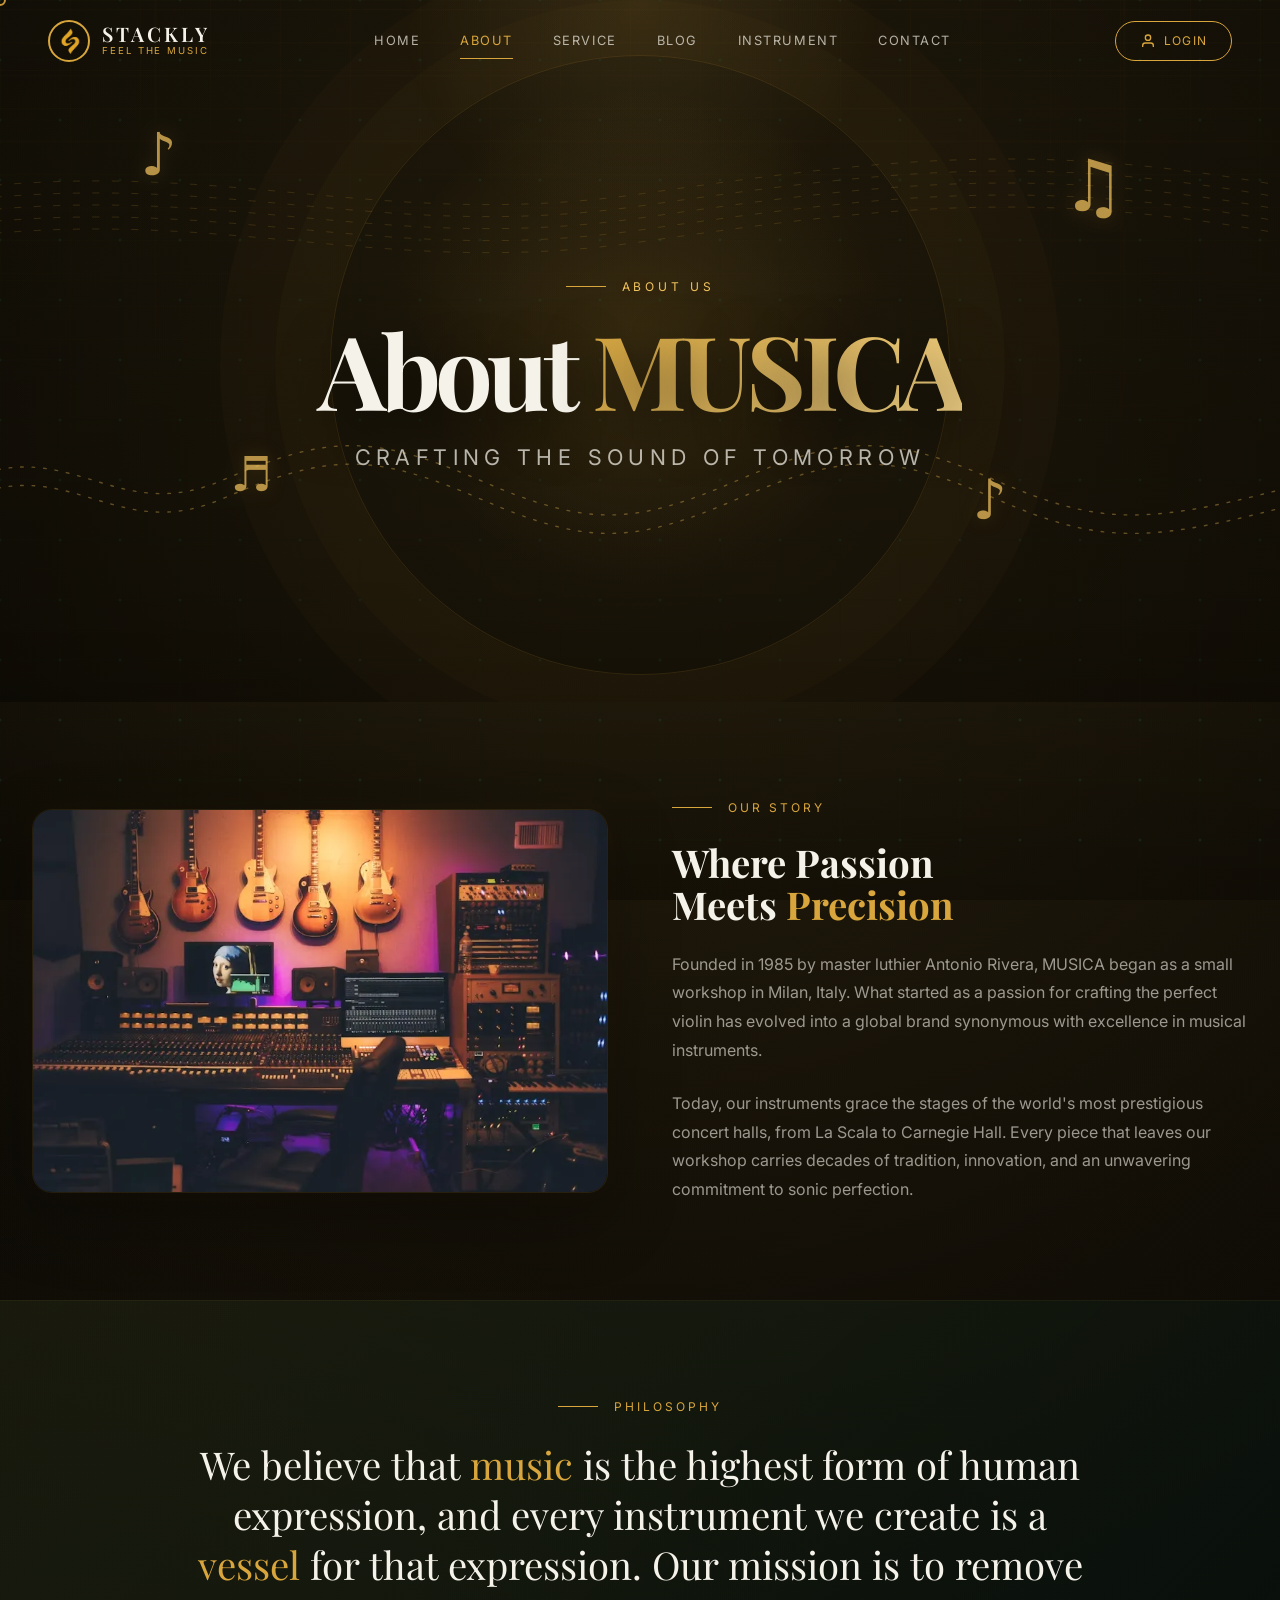
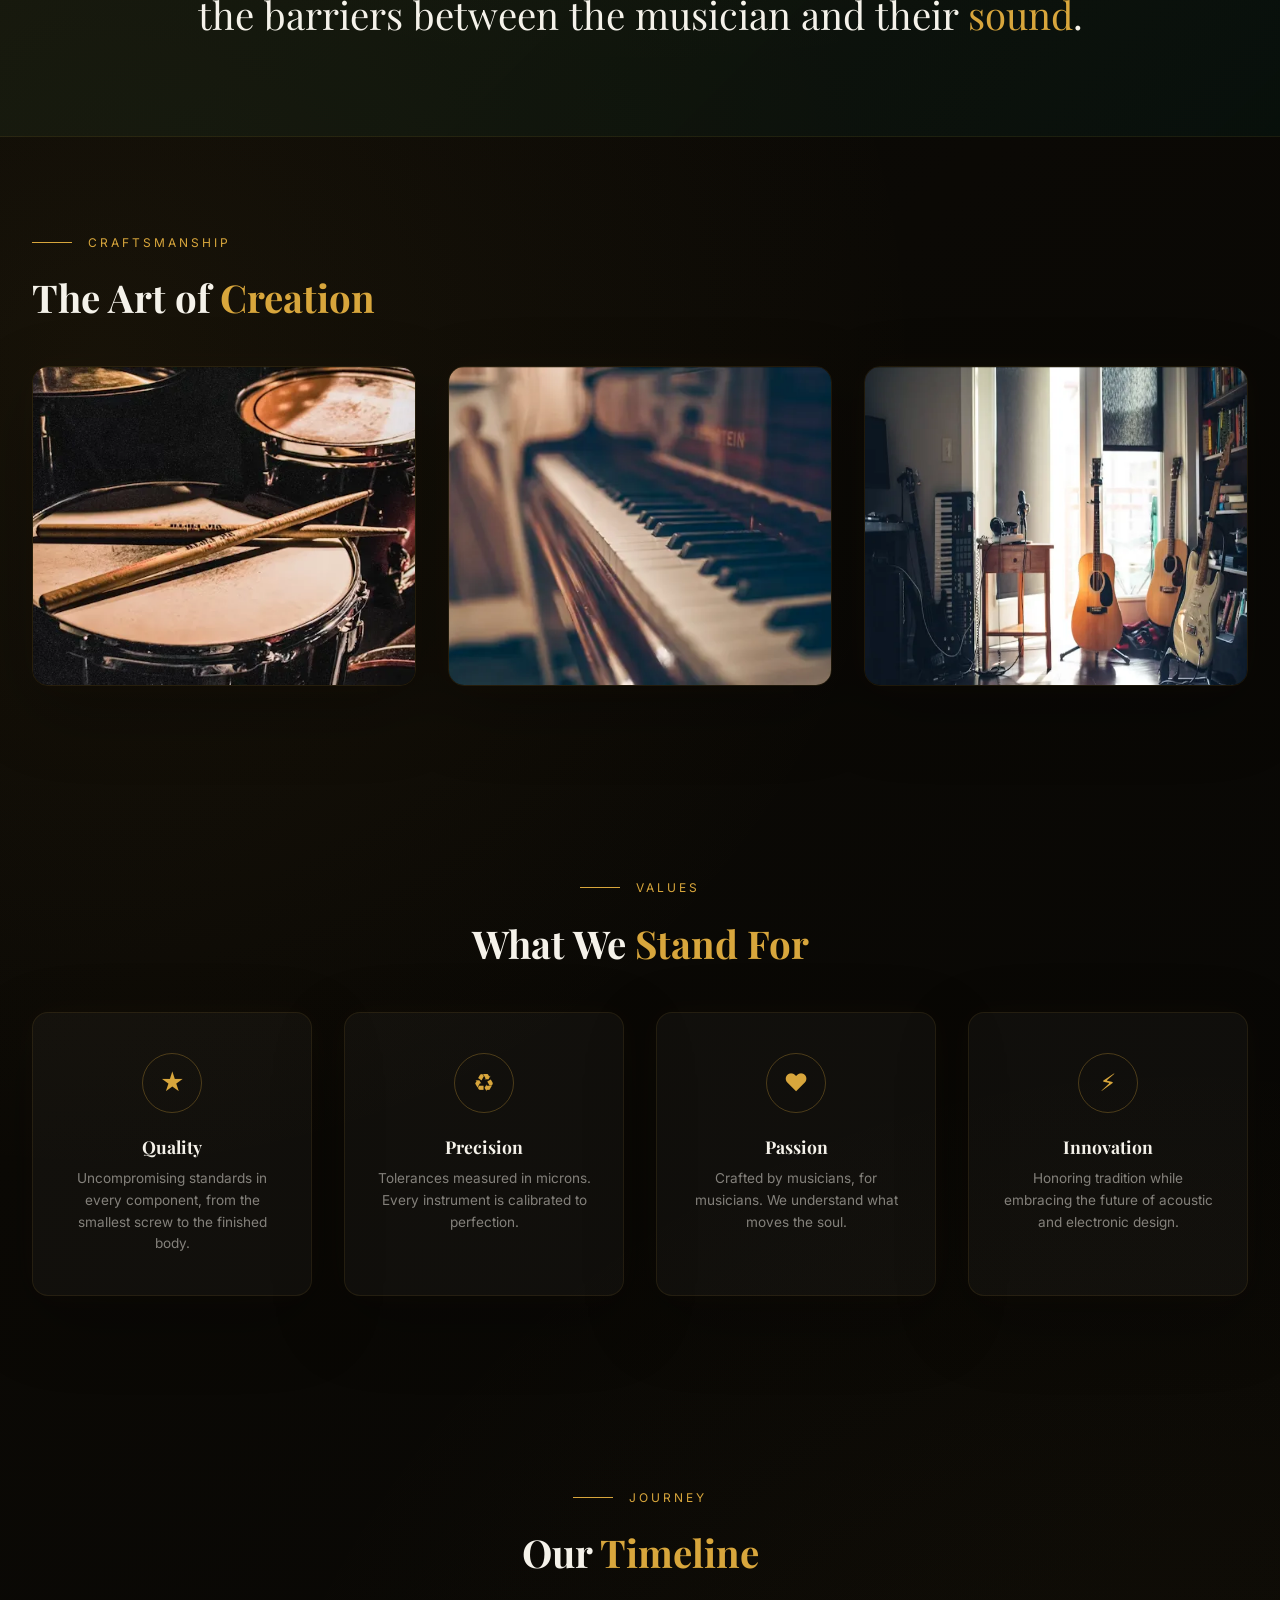
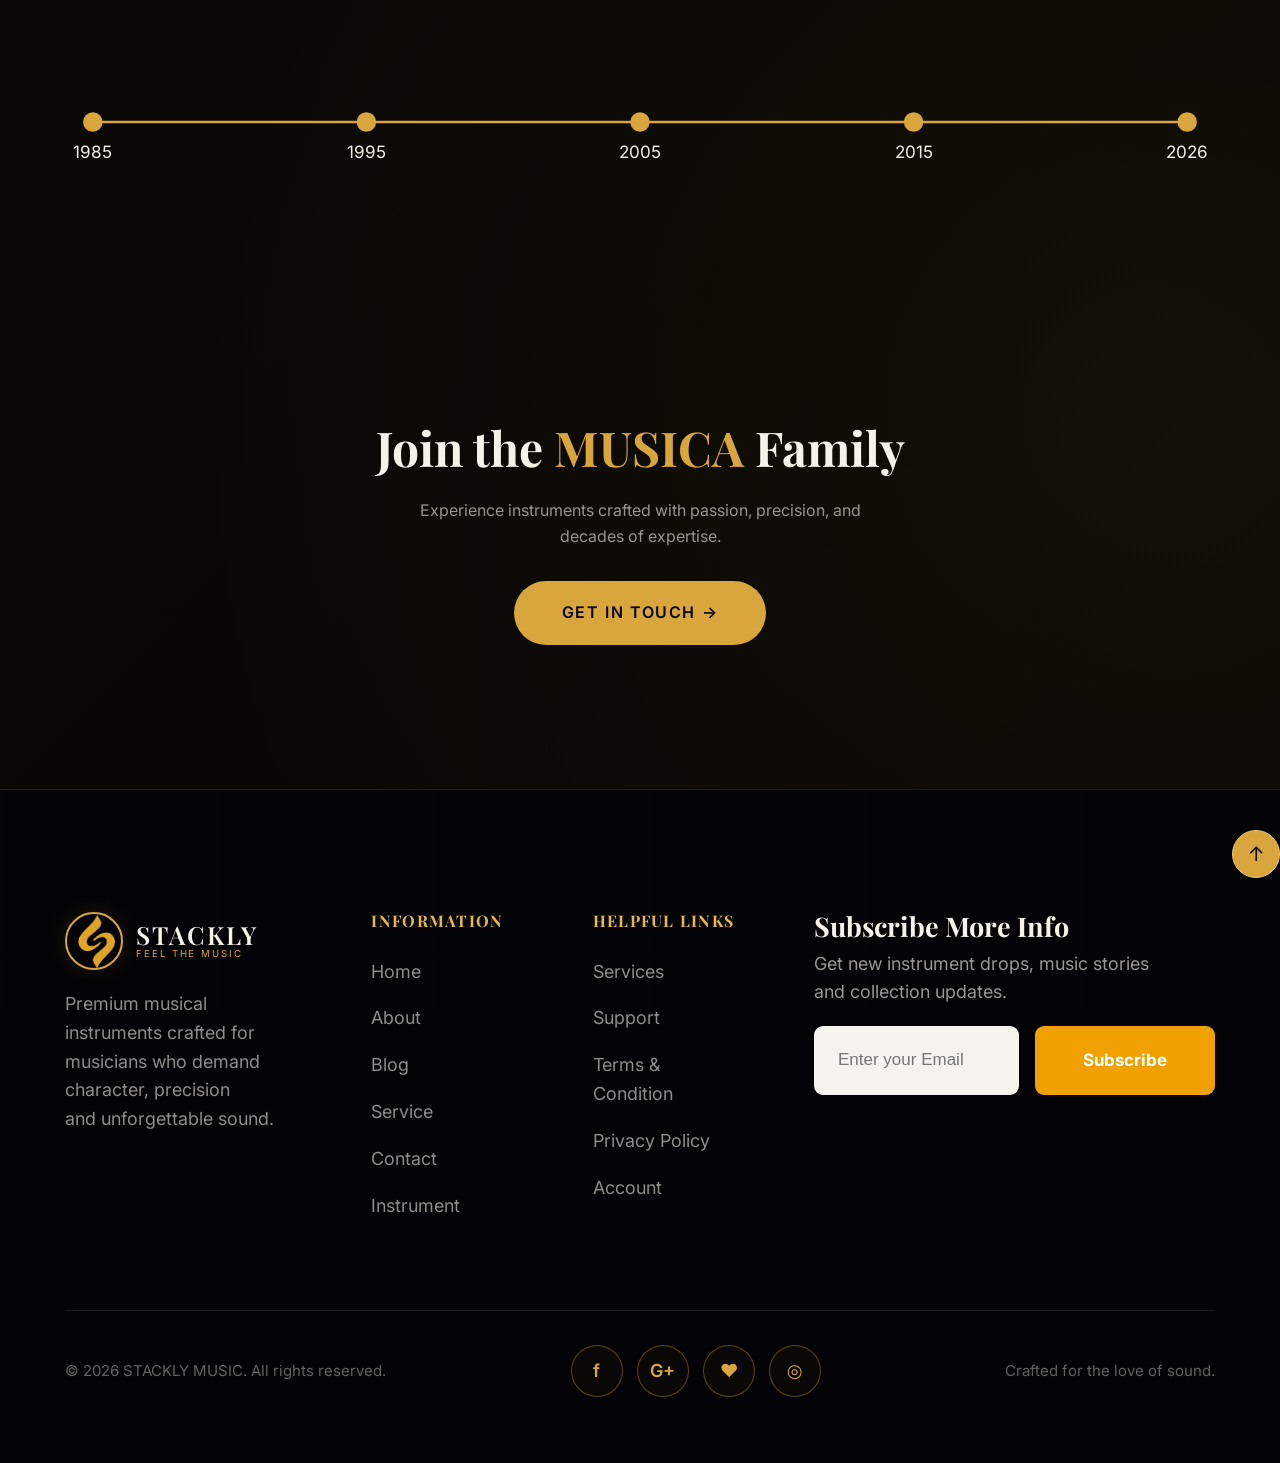
<file: about.html>
<!DOCTYPE html>
<html lang="en">
<head>
  <meta charset="UTF-8">
  <meta name="viewport" content="width=device-width, initial-scale=1.0">
  <title>About MUSICA — Crafting The Sound of Tomorrow</title>
  <link rel="preconnect" href="https://fonts.googleapis.com">
  <link href="https://fonts.googleapis.com/css2?family=Playfair+Display:wght@400;700&family=Inter:wght@300;400;500;600;700&display=swap" rel="stylesheet">
  <link rel="stylesheet" href="css/style.css">
  <link rel="stylesheet" href="css/animations.css">
  <style>
    .about-hero { min-height: 70vh; display: flex; align-items: center; justify-content: center; text-align: center; position: relative; padding-top: 120px; }
    .story-section { padding: 6rem 0; }
    .story-grid { display: grid; grid-template-columns: 1fr 1fr; gap: 4rem; align-items: center; }
    .story-image { border-radius: 20px; overflow: hidden; border: 1px solid rgba(216,166,60,0.1); }
    .story-image img { width: 100%; height: 100%; object-fit: cover; transition: transform 0.6s ease; }
    .story-image:hover img { transform: scale(1.05); }
    .philosophy-section { padding: 6rem 0; background: rgba(6,23,17,0.5); }
    .philosophy-text { font-size: clamp(1.5rem, 3vw, 2.5rem); font-family: var(--font-serif); line-height: 1.3; text-align: center; max-width: 900px; margin: 0 auto; }
    .philosophy-text span { color: var(--gold); }
    .craft-section { padding: 6rem 0; }
    .craft-grid { display: grid; grid-template-columns: repeat(3, 1fr); gap: 2rem; }
    .craft-card { position: relative; height: 320px; border-radius: 16px; overflow: hidden; border: 1px solid rgba(216,166,60,0.1); }
    .craft-card img { width: 100%; height: 100%; object-fit: cover; clip-path: inset(0 100% 0 0); transition: clip-path 1s cubic-bezier(0.25,0.46,0.45,0.94); }
    .craft-card.reveal.visible img { clip-path: inset(0 0 0 0); }
    .craft-card:nth-child(2).reveal.visible img { transition-delay: 0.2s; }
    .craft-card:nth-child(3).reveal.visible img { transition-delay: 0.4s; }
    .values-section { padding: 6rem 0; }
    .values-grid { display: grid; grid-template-columns: repeat(4, 1fr); gap: 2rem; perspective: 1000px; }
    .value-card { background: rgba(255,255,255,0.03); border: 1px solid rgba(216,166,60,0.1); border-radius: 16px; padding: 2.5rem 2rem; text-align: center; transition: transform 0.6s ease; transform-style: preserve-3d; cursor: pointer; }
    .value-card:hover { transform: rotateY(180deg); }
    .value-card-front, .value-card-back { backface-visibility: hidden; }
    .value-card-back { position: absolute; inset: 0; display: flex; align-items: center; justify-content: center; padding: 2rem; transform: rotateY(180deg); background: rgba(16,10,24,0.9); border-radius: 16px; }
    .value-icon { width: 60px; height: 60px; border: 1px solid rgba(216,166,60,0.3); border-radius: 50%; display: flex; align-items: center; justify-content: center; margin: 0 auto 1.5rem; color: var(--gold); font-size: 1.5rem; }
    .value-card h3 { font-size: 1.1rem; margin-bottom: 0.75rem; color: var(--white); }
    .value-card p { font-size: 0.85rem; color: rgba(245,242,234,0.5); line-height: 1.6; }
    .journey-section { padding: 6rem 0; }
    .timeline-svg { width: 100%; height: 200px; }
    .timeline-svg line { stroke: var(--gold); stroke-width: 2; stroke-dasharray: 1000; stroke-dashoffset: 1000; transition: stroke-dashoffset 2s ease; }
    .timeline-svg.reveal.visible line { stroke-dashoffset: 0; }
    .timeline-svg circle { fill: var(--gold); opacity: 0; transition: opacity 0.5s ease; }
    .timeline-svg.reveal.visible circle { opacity: 1; }
    .timeline-svg.reveal.visible circle:nth-child(2) { transition-delay: 0.2s; }
    .timeline-svg.reveal.visible circle:nth-child(3) { transition-delay: 0.4s; }
    .timeline-svg.reveal.visible circle:nth-child(4) { transition-delay: 0.6s; }
    .timeline-svg.reveal.visible circle:nth-child(5) { transition-delay: 0.8s; }
    .cta-about { padding: 6rem 0; text-align: center; }
    .magnetic-btn { display: inline-flex; align-items: center; gap: 0.75rem; padding: 1.2rem 3rem; background: var(--gold); color: var(--primary); font-weight: 600; letter-spacing: 0.1em; text-transform: uppercase; border-radius: 50px; position: relative; transition: transform 0.3s ease, box-shadow 0.3s ease; }
    .magnetic-btn:hover { box-shadow: 0 0 40px rgba(216,166,60,0.3); }
    @media (max-width: 1024px) { .story-grid { grid-template-columns: 1fr; } .craft-grid { grid-template-columns: 1fr; } .values-grid { grid-template-columns: repeat(2, 1fr); } }
    @media (max-width: 768px) { .values-grid { grid-template-columns: 1fr; } }
  </style>

<style id="about-page-upgrade">
  :root{
    --gold-soft:#d8a63c;
    --gold-bright:#f2c45f;
    --gold-deep:#8d651d;
    --ink:#070706;
  }

  body.bg-inner{
    background:
      radial-gradient(circle at 50% 8%, rgba(216,166,60,.16), transparent 30%),
      radial-gradient(circle at 8% 42%, rgba(216,166,60,.07), transparent 28%),
      radial-gradient(circle at 92% 78%, rgba(216,166,60,.06), transparent 26%),
      linear-gradient(135deg,#050504 0%,#0b0905 46%,#050504 100%) !important;
    position:relative;
    overflow-x:hidden;
  }

  /* Subtle gold cross-grid across the complete page */
  body.bg-inner::before{
    content:"";
    position:fixed;
    inset:0;
    z-index:-3;
    pointer-events:none;
    opacity:.20;
    background-image:
      linear-gradient(rgba(216,166,60,.10) 1px,transparent 1px),
      linear-gradient(90deg,rgba(216,166,60,.10) 1px,transparent 1px);
    background-size:70px 70px;
    mask-image:linear-gradient(to bottom,black,transparent 88%);
  }
  body.bg-inner::after{
    content:"";
    position:fixed;
    inset:0;
    z-index:-2;
    pointer-events:none;
    background:
      radial-gradient(circle at 50% 0%,rgba(242,196,95,.12),transparent 22%),
      linear-gradient(180deg,transparent 0 70%,rgba(0,0,0,.25));
  }

  .about-hero{
    min-height:78vh !important;
    padding:150px 20px 100px !important;
    overflow:hidden;
    isolation:isolate;
    background:
      radial-gradient(circle at 50% 48%,rgba(216,166,60,.13),transparent 34%),
      linear-gradient(180deg,rgba(0,0,0,.10),rgba(0,0,0,.32));
  }
  .about-hero::before{
    content:"";
    position:absolute;
    width:620px;height:620px;
    left:50%;top:52%;
    transform:translate(-50%,-50%);
    border:1px solid rgba(216,166,60,.14);
    border-radius:50%;
    box-shadow:
      0 0 0 55px rgba(216,166,60,.025),
      0 0 0 110px rgba(216,166,60,.018);
    z-index:-1;
  }
  .about-hero::after{
    content:"";
    position:absolute;
    inset:0;
    z-index:-1;
    opacity:.45;
    background:
      repeating-linear-gradient(0deg,transparent 0 31px,rgba(216,166,60,.045) 32px 33px),
      linear-gradient(90deg,transparent 0 12%,rgba(216,166,60,.04) 12.1% 12.2%,transparent 12.3% 87.7%,rgba(216,166,60,.04) 87.8% 87.9%,transparent 88%);
    mask-image:linear-gradient(to bottom,black,transparent 80%);
  }
  .about-hero .container{position:relative;z-index:3}
  .about-hero .section-label{
    color:var(--gold-bright) !important;
    letter-spacing:.32em;
    text-shadow:0 0 24px rgba(242,196,95,.18);
  }
  .about-hero h1{
    font-size:clamp(3.2rem,8vw,7rem) !important;
    line-height:.95 !important;
    margin:1.2rem 0 1.4rem !important;
    letter-spacing:-.055em;
    text-shadow:0 15px 55px rgba(0,0,0,.6);
  }
  .about-hero p{
    font-size:clamp(1rem,2vw,1.35rem) !important;
    letter-spacing:.25em;
    text-transform:uppercase;
    color:rgba(245,242,234,.72) !important;
  }

  /* Musical SVG atmosphere */
  .music-orbit{
    position:absolute;
    inset:0;
    pointer-events:none;
    z-index:1;
    overflow:hidden;
  }
  .music-orbit svg{width:100%;height:100%;display:block}
  .music-note{
    fill:rgba(242,196,95,.72);
    filter:drop-shadow(0 0 10px rgba(216,166,60,.28));
    animation:floatNote 6s ease-in-out infinite;
  }
  .music-note:nth-child(2){animation-delay:-2s}
  .music-note:nth-child(3){animation-delay:-4s}
  .music-note:nth-child(4){animation-delay:-1s}
  .staff{
    fill:none;
    stroke:rgba(216,166,60,.18);
    stroke-width:1;
    stroke-dasharray:8 14;
    animation:staffMove 18s linear infinite;
  }
  .wave{
    fill:none;
    stroke:rgba(242,196,95,.35);
    stroke-width:1.5;
    stroke-linecap:round;
    stroke-dasharray:3 10;
    animation:waveMove 10s linear infinite;
  }
  @keyframes floatNote{
    0%,100%{transform:translate3d(0,10px,0) rotate(-4deg);opacity:.45}
    50%{transform:translate3d(0,-18px,0) rotate(5deg);opacity:.9}
  }
  @keyframes staffMove{to{stroke-dashoffset:-220}}
  @keyframes waveMove{to{stroke-dashoffset:-260}}

  /* Make inner sections feel connected to the gold atmosphere */
  .story-section,.craft-section,.values-section,.journey-section,.cta-about{
    position:relative;
  }
  .philosophy-section{
    background:
      linear-gradient(135deg,rgba(216,166,60,.07),rgba(6,23,17,.22)),
      rgba(6,23,17,.42) !important;
    border-top:1px solid rgba(216,166,60,.08);
    border-bottom:1px solid rgba(216,166,60,.08);
  }
  .story-image,.craft-card,.value-card{
    box-shadow:0 25px 70px rgba(0,0,0,.28),0 0 35px rgba(216,166,60,.035);
  }

  /* Footer styled after the supplied reference */
  .site-footer{
    margin-top:3rem;
    background:
      radial-gradient(circle at 15% 0%,rgba(216,166,60,.10),transparent 30%),
      linear-gradient(180deg,#050505,#020202) !important;
    border-top:1px solid rgba(216,166,60,.28) !important;
    position:relative;
    overflow:hidden;
  }
  .site-footer::before{
    content:"";
    position:absolute;
    inset:0;
    pointer-events:none;
    opacity:.12;
    background-image:
      linear-gradient(rgba(216,166,60,.16) 1px,transparent 1px),
      linear-gradient(90deg,rgba(216,166,60,.16) 1px,transparent 1px);
    background-size:56px 56px;
  }
  .site-footer .container{position:relative;z-index:1}
  .site-footer .footer-grid{
    grid-template-columns:1.35fr 1fr 1fr 1.25fr !important;
    gap:3.5rem !important;
    padding:4.5rem 0 3.5rem !important;
  }
  .site-footer .footer-brand p{
    max-width:300px;
    color:rgba(245,242,234,.65);
    line-height:1.65;
  }
  .site-footer .footer-col h4{
    color:var(--gold-bright) !important;
    font-size:.92rem;
    letter-spacing:.06em;
    margin-bottom:1.15rem;
  }
  .site-footer .footer-col a{
    color:rgba(245,242,234,.72) !important;
    display:block;
    margin:.7rem 0;
    transition:color .25s ease,transform .25s ease;
  }
  .site-footer .footer-col a:hover{
    color:var(--gold-bright) !important;
    transform:translateX(4px);
  }
  .footer-subscribe h4{
    color:#f5f2ea;
    margin:0 0 1rem;
    font-size:.95rem;
  }
  .footer-subscribe-form{
    display:flex;
    gap:.65rem;
    margin-top:1rem;
  }
  .footer-subscribe-form input{
    min-width:0;
    flex:1;
    height:44px;
    border:1px solid rgba(216,166,60,.12);
    background:#f5f2ea;
    color:#111;
    border-radius:5px;
    padding:0 1rem;
    outline:none;
  }
  .footer-subscribe-form button{
    border:0;
    border-radius:5px;
    background:#f0a000;
    color:#fff;
    padding:0 1.1rem;
    font-weight:700;
    cursor:pointer;
  }
  .site-footer .footer-bottom{
    border-top:1px solid rgba(245,242,234,.22) !important;
    padding:1.4rem 0 !important;
    color:rgba(245,242,234,.58);
  }
  .footer-socials{
    display:flex;
    justify-content:center;
    gap:.7rem;
  }
  .footer-socials a{
    width:36px;height:36px;
    border-radius:50%;
    display:grid;
    place-items:center;
    background:#f0a000;
    color:#fff !important;
    font-size:1rem;
    transition:transform .25s ease,box-shadow .25s ease;
  }
  .footer-socials a:hover{
    transform:translateY(-4px);
    box-shadow:0 8px 25px rgba(240,160,0,.25);
  }

  @media(max-width:900px){
    .site-footer .footer-grid{grid-template-columns:1fr 1fr !important}
  }
  @media(max-width:600px){
    .about-hero{min-height:72vh !important;padding-top:130px !important}
    .about-hero::before{width:380px;height:380px}
    .site-footer .footer-grid{grid-template-columns:1fr !important;gap:2rem !important;padding:3.5rem 0 2.5rem !important}
    .footer-subscribe-form{flex-direction:column}
    .footer-subscribe-form button{height:44px}
    .site-footer .footer-bottom{flex-direction:column;gap:1rem;text-align:center}
  }
</style>


<style id="home-header-mobile-match">
/* Exact Home-page mobile header behavior:
   Login disappears from the top bar and lives inside the hamburger menu. */
@media (max-width: 900px){
  .site-header .desktop-nav{display:none !important;}
  .site-header .login-btn{display:none !important;}
  .site-header .hamburger{display:flex !important;}

  .mobile-nav a[href="login.html"]{
    display:flex !important;
    align-items:center !important;
    justify-content:center !important;
    gap:8px !important;
    margin-top:8px !important;
    padding:13px 18px !important;
    border:1px solid rgba(216,166,60,.55) !important;
    border-radius:999px !important;
    color:#d8a63c !important;
    background:rgba(216,166,60,.05) !important;
  }
}

@media (min-width:901px){
  .site-header .hamburger{display:none !important;}
  .site-header .login-btn{display:flex !important;}
}
</style>


<style id="gold-logo-match">
/* Keep the logo the same premium gold as the Home page accents */
.stackly-gold-logo{
  filter:
    brightness(0)
    saturate(100%)
    invert(72%)
    sepia(35%)
    saturate(950%)
    hue-rotate(355deg)
    brightness(91%)
    contrast(92%) !important;
}
</style>


<style id="reference-footer-final">
.reference-footer{
  position:relative !important;
  margin-top:3rem !important;
  background:#030306 !important;
  border-top:1px solid rgba(216,166,60,.14) !important;
  overflow:hidden !important;
  color:#f5f2ea !important;
}
.reference-footer::before{
  content:"" !important;
  position:absolute !important;
  inset:0 !important;
  pointer-events:none !important;
  opacity:.14 !important;
  background-image:
    linear-gradient(rgba(216,166,60,.055) 1px,transparent 1px),
    linear-gradient(90deg,rgba(216,166,60,.055) 1px,transparent 1px) !important;
  background-size:54px 54px !important;
  mask-image:linear-gradient(to bottom,black,transparent 78%) !important;
}
.reference-footer-container{
  position:relative !important;
  z-index:2 !important;
  max-width:1600px !important;
  padding-left:65px !important;
  padding-right:65px !important;
}
.reference-top{
  position:absolute !important;
  right:0 !important;
  top:-24px !important;
  width:48px !important;
  height:48px !important;
  border-radius:50% !important;
  display:grid !important;
  place-items:center !important;
  background:#d8a63c !important;
  color:#050505 !important;
  border:1px solid #f2c45f !important;
  font-size:20px !important;
  z-index:5 !important;
  cursor:pointer !important;
}
.reference-footer-grid{
  display:grid !important;
  grid-template-columns:1.25fr .8fr .8fr 1.15fr !important;
  column-gap:70px !important;
  align-items:start !important;
  padding:58px 0 72px !important;
}
.reference-brand{
  display:flex !important;
  align-items:center !important;
  gap:13px !important;
  text-decoration:none !important;
}
.reference-brand .brand-logo{
  width:58px !important;
  height:58px !important;
  min-width:58px !important;
  border-color:#d8a63c !important;
  box-shadow:0 0 24px rgba(216,166,60,.14) !important;
}
.reference-brand .brand-text h1{
  color:#f5f2ea !important;
  margin:0 !important;
  font-size:25px !important;
  letter-spacing:.08em !important;
}
.reference-brand .brand-text span{color:#d8a63c !important}
.reference-footer-brand p{
  margin:20px 0 0 !important;
  color:rgba(245,242,234,.58) !important;
  font-size:18px !important;
  line-height:1.6 !important;
}
.reference-footer-column h4{
  margin:0 0 28px !important;
  color:#e5b74e !important;
  font-family:"Playfair Display",serif !important;
  font-size:16px !important;
  text-transform:uppercase !important;
  letter-spacing:.08em !important;
}
.reference-footer-column a{
  display:block !important;
  margin:0 0 18px !important;
  color:rgba(245,242,234,.58) !important;
  font-size:18px !important;
  text-decoration:none !important;
  transition:color .25s ease,transform .25s ease !important;
}
.reference-footer-column a:hover{
  color:#e5b74e !important;
  transform:translateX(4px) !important;
}
.reference-footer-subscribe h4{
  margin:0 0 8px !important;
  color:#f5f2ea !important;
  font-family:"Playfair Display",serif !important;
  font-size:27px !important;
  text-transform:none !important;
  letter-spacing:0 !important;
}
.reference-footer-subscribe p{
  margin:0 0 20px !important;
  color:rgba(245,242,234,.62) !important;
  font-size:18px !important;
  line-height:1.55 !important;
}
.reference-subscribe-form{
  display:flex !important;
  align-items:center !important;
  gap:16px !important;
}
.reference-subscribe-form input{
  width:205px !important;
  height:69px !important;
  box-sizing:border-box !important;
  border:0 !important;
  border-radius:9px !important;
  background:#f5f3ee !important;
  color:#222 !important;
  padding:0 24px !important;
  font-size:17px !important;
  outline:none !important;
}
.reference-subscribe-form button{
  width:180px !important;
  height:69px !important;
  border:0 !important;
  border-radius:9px !important;
  background:#f0a000 !important;
  color:#fff !important;
  font-size:17px !important;
  font-weight:700 !important;
  cursor:pointer !important;
  transition:transform .25s ease,box-shadow .25s ease !important;
}
.reference-subscribe-form button:hover{
  transform:translateY(-2px) !important;
  box-shadow:0 12px 30px rgba(240,160,0,.20) !important;
}
.reference-footer-divider{
  height:1px !important;
  background:rgba(245,242,234,.10) !important;
}
.reference-footer-bottom{
  min-height:120px !important;
  display:flex !important;
  align-items:center !important;
  justify-content:space-between !important;
  gap:25px !important;
}
.reference-copy,.reference-crafted{
  color:rgba(245,242,234,.40) !important;
  font-size:15px !important;
}
.reference-socials{
  display:flex !important;
  align-items:center !important;
  gap:14px !important;
}
.reference-socials a{
  width:52px !important;
  height:52px !important;
  min-width:52px !important;
  border:1px solid rgba(216,166,60,.38) !important;
  border-radius:50% !important;
  display:flex !important;
  align-items:center !important;
  justify-content:center !important;
  text-decoration:none !important;
  color:#d8a63c !important;
  background:rgba(216,166,60,.035) !important;
  font-size:18px !important;
  font-weight:600 !important;
  transition:all .25s ease !important;
}
.reference-socials a:hover{
  background:#d8a63c !important;
  color:#050505 !important;
  transform:translateY(-3px) !important;
}
@media(max-width:1000px){
  .reference-footer-container{padding-left:35px !important;padding-right:35px !important}
  .reference-footer-grid{
    grid-template-columns:1fr 1fr !important;
    gap:45px 50px !important;
  }
}
@media(max-width:600px){
  .reference-footer-container{padding-left:20px !important;padding-right:20px !important}
  .reference-footer-grid{
    display:flex !important;
    flex-direction:column !important;
    gap:30px !important;
    padding:55px 0 35px !important;
  }
  .reference-footer-brand{width:100% !important}
  .reference-footer-brand p{
    font-size:13px !important;
    line-height:1.6 !important;
  }
  .reference-footer-column{
    width:100% !important;
    text-align:center !important;
  }
  .reference-footer-column h4{font-size:12px !important;margin-bottom:20px !important}
  .reference-footer-column a{font-size:13px !important;margin-bottom:12px !important}
  .reference-footer-subscribe{
    width:100% !important;
    text-align:center !important;
  }
  .reference-footer-subscribe h4{font-size:20px !important}
  .reference-footer-subscribe p{font-size:13px !important}
  .reference-subscribe-form{
    flex-direction:row !important;
    gap:10px !important;
  }
  .reference-subscribe-form input{
    width:auto !important;
    flex:1 !important;
    height:48px !important;
    font-size:13px !important;
  }
  .reference-subscribe-form button{
    width:105px !important;
    height:48px !important;
    font-size:13px !important;
  }
  .reference-footer-bottom{
    flex-direction:column !important;
    justify-content:center !important;
    padding:24px 0 !important;
    gap:15px !important;
    text-align:center !important;
  }
  .reference-copy,.reference-crafted{font-size:11px !important}
  .reference-socials{gap:8px !important}
  .reference-socials a{
    width:34px !important;
    height:34px !important;
    min-width:34px !important;
    font-size:12px !important;
  }
  .reference-top{
    width:40px !important;
    height:40px !important;
    right:8px !important;
    top:-20px !important;
    font-size:16px !important;
  }
}
</style>

</head>
<body class="bg-inner">
  <div class="green-grid"></div>
  <div class="custom-cursor"></div>
<!-- Header -->
  <header class="site-header">
    <a href="index.html" class="brand">
      <div class="brand-logo"><img src="assets/logo.webp" alt="Stackly Music logo" class="stackly-gold-logo" style="width:70%;height:70%;object-fit:contain;display:block;"></div>
      <div class="brand-text">
        <h1>STACKLY</h1>
        <span>FEEL THE MUSIC</span>
      </div>
    </a>

    <nav class="desktop-nav">
      <a href="index.html">Home</a>
      <a href="about.html" class="active">About</a>
      <a href="service.html">Service</a>
      <a href="blog.html">Blog</a>
      <a href="instrument.html">Instrument</a>
      <a href="contact.html">Contact</a>
    </nav>

    <a href="login.html" class="login-btn">
      <svg width="16" height="16" viewBox="0 0 24 24" fill="none" stroke="currentColor" stroke-width="2"><path d="M20 21v-2a4 4 0 0 0-4-4H8a4 4 0 0 0-4 4v2"/><circle cx="12" cy="7" r="4"/></svg>
      Login
    </a>

    <div class="hamburger" aria-label="Menu">
      <span></span><span></span><span></span>
    </div>
  </header>

  <!-- Mobile Nav -->
  <nav class="mobile-nav">
    <a href="index.html">Home</a>
    <a href="about.html">About</a>
    <a href="service.html">Service</a>
    <a href="blog.html">Blog</a>
    <a href="instrument.html">Instrument</a>
    <a href="contact.html">Contact</a>
    <a href="login.html">Login</a>
  </nav>
<!-- Hero -->
  <section class="about-hero">
<div class="music-orbit" aria-hidden="true">
  <svg viewBox="0 0 1440 760" preserveAspectRatio="none">
    <g class="staff">
      <path d="M-50 205 C250 170 430 250 720 210 S1180 150 1490 210"/>
      <path d="M-50 218 C250 183 430 263 720 223 S1180 163 1490 223"/>
      <path d="M-50 231 C250 196 430 276 720 236 S1180 176 1490 236"/>
      <path d="M-50 244 C250 209 430 289 720 249 S1180 189 1490 249"/>
      <path d="M-50 257 C250 222 430 302 720 262 S1180 202 1490 262"/>
    </g>
    <path class="wave" d="M-40 520 C80 470 130 570 250 520 S420 470 540 520 S710 570 830 520 S1000 470 1120 520 S1290 570 1480 520"/>
    <path class="wave" d="M-40 540 C80 490 130 590 250 540 S420 490 540 540 S710 590 830 540 S1000 490 1120 540 S1290 590 1480 540"/>
    <text x="11%" y="25%" class="music-note" font-size="64">♪</text>
    <text x="83%" y="30%" class="music-note" font-size="78">♫</text>
    <text x="18%" y="70%" class="music-note" font-size="52">♬</text>
    <text x="76%" y="74%" class="music-note" font-size="60">♪</text>
  </svg>
</div>

    <div class="container">
      <div class="section-label" style="justify-content:center;">About Us</div>
      <h1 class="reveal">About <span style="background:linear-gradient(135deg,var(--gold),var(--light-gold)); -webkit-background-clip:text; -webkit-text-fill-color:transparent;">MUSICA</span></h1>
      <p class="reveal reveal-delay-1">Crafting The Sound of Tomorrow</p>
    </div>
  </section>

  <!-- Story -->
  <section class="story-section">
    <div class="container">
      <div class="story-grid">
        <div class="story-image reveal">
          <img src="assets/img10.webp" alt="Music Studio" loading="lazy">
        </div>
        <div>
          <div class="section-label reveal">Our Story</div>
          <h2 class="reveal reveal-delay-1" style="font-size:clamp(1.8rem,3vw,2.5rem); margin-bottom:1.5rem;">Where Passion<br>Meets <span style="color:var(--gold);">Precision</span></h2>
          <p class="reveal reveal-delay-2" style="color:rgba(245,242,234,0.6); line-height:1.8; margin-bottom:1.5rem;">
            Founded in 1985 by master luthier Antonio Rivera, MUSICA began as a small workshop in Milan, Italy. What started as a passion for crafting the perfect violin has evolved into a global brand synonymous with excellence in musical instruments.
          </p>
          <p class="reveal reveal-delay-3" style="color:rgba(245,242,234,0.6); line-height:1.8;">
            Today, our instruments grace the stages of the world's most prestigious concert halls, from La Scala to Carnegie Hall. Every piece that leaves our workshop carries decades of tradition, innovation, and an unwavering commitment to sonic perfection.
          </p>
        </div>
      </div>
    </div>
  </section>

  <!-- Philosophy -->
  <section class="philosophy-section">
    <div class="container">
      <div class="section-label reveal" style="justify-content:center;">Philosophy</div>
      <p class="philosophy-text reveal">
        We believe that <span>music</span> is the highest form of human expression, and every instrument we create is a <span>vessel</span> for that expression. Our mission is to remove the barriers between the musician and their <span>sound</span>.
      </p>
    </div>
  </section>

  <!-- Craftsmanship -->
  <section class="craft-section">
    <div class="container">
      <div class="section-label reveal">Craftsmanship</div>
      <h2 class="reveal reveal-delay-1" style="font-size:clamp(1.8rem,3vw,2.5rem); margin-bottom:3rem;">The Art of <span style="color:var(--gold);">Creation</span></h2>
      <div class="craft-grid">
        <div class="craft-card reveal">
          <img src="assets/img3.webp" alt="Wood Selection" loading="lazy">
        </div>
        <div class="craft-card reveal reveal-delay-1">
          <img src="assets/img2.webp" alt="Precision Work" loading="lazy">
        </div>
        <div class="craft-card reveal reveal-delay-2">
          <img src="assets/img6.webp" alt="Final Assembly" loading="lazy">
        </div>
      </div>
    </div>
  </section>

  <!-- Values -->
  <section class="values-section">
    <div class="container">
      <div class="section-label reveal" style="justify-content:center;">Values</div>
      <h2 class="reveal reveal-delay-1" style="font-size:clamp(1.8rem,3vw,2.5rem); text-align:center; margin-bottom:3rem;">What We <span style="color:var(--gold);">Stand For</span></h2>
      <div class="values-grid">
        <div class="value-card reveal">
          <div class="value-card-front">
            <div class="value-icon">&#9733;</div>
            <h3>Quality</h3>
            <p>Uncompromising standards in every component, from the smallest screw to the finished body.</p>
          </div>
        </div>
        <div class="value-card reveal reveal-delay-1">
          <div class="value-card-front">
            <div class="value-icon">&#9851;</div>
            <h3>Precision</h3>
            <p>Tolerances measured in microns. Every instrument is calibrated to perfection.</p>
          </div>
        </div>
        <div class="value-card reveal reveal-delay-2">
          <div class="value-card-front">
            <div class="value-icon">&#9829;</div>
            <h3>Passion</h3>
            <p>Crafted by musicians, for musicians. We understand what moves the soul.</p>
          </div>
        </div>
        <div class="value-card reveal reveal-delay-3">
          <div class="value-card-front">
            <div class="value-icon">&#9889;</div>
            <h3>Innovation</h3>
            <p>Honoring tradition while embracing the future of acoustic and electronic design.</p>
          </div>
        </div>
      </div>
    </div>
  </section>

  <!-- Journey -->
  <section class="journey-section">
    <div class="container">
      <div class="section-label reveal" style="justify-content:center;">Journey</div>
      <h2 class="reveal reveal-delay-1" style="font-size:clamp(1.8rem,3vw,2.5rem); text-align:center; margin-bottom:3rem;">Our <span style="color:var(--gold);">Timeline</span></h2>
      <svg class="timeline-svg reveal" viewBox="0 0 1000 100">
        <line x1="50" y1="50" x2="950" y2="50"/>
        <circle cx="50" cy="50" r="8"/>
        <circle cx="275" cy="50" r="8"/>
        <circle cx="500" cy="50" r="8"/>
        <circle cx="725" cy="50" r="8"/>
        <circle cx="950" cy="50" r="8"/>
        <text x="50" y="80" fill="#F5F2EA" font-size="14" text-anchor="middle" font-family="Inter">1985</text>
        <text x="275" y="80" fill="#F5F2EA" font-size="14" text-anchor="middle" font-family="Inter">1995</text>
        <text x="500" y="80" fill="#F5F2EA" font-size="14" text-anchor="middle" font-family="Inter">2005</text>
        <text x="725" y="80" fill="#F5F2EA" font-size="14" text-anchor="middle" font-family="Inter">2015</text>
        <text x="950" y="80" fill="#F5F2EA" font-size="14" text-anchor="middle" font-family="Inter">2026</text>
      </svg>
    </div>
  </section>

  <!-- CTA -->
  <section class="cta-about">
    <div class="container">
      <h2 class="reveal" style="font-size:clamp(2rem,4vw,3rem); margin-bottom:1.5rem;">Join the <span style="color:var(--gold);">MUSICA</span> Family</h2>
      <p class="reveal reveal-delay-1" style="color:rgba(245,242,234,0.6); max-width:500px; margin:0 auto 2rem;">Experience instruments crafted with passion, precision, and decades of expertise.</p>
      <a href="contact.html" class="magnetic-btn reveal reveal-delay-2">Get In Touch &rarr;</a>
    </div>
  </section>
<!-- Premium Footer -->
<footer class="site-footer reference-footer">
  <div class="container reference-footer-container">

    <button class="footer-top-button reference-top" type="button" aria-label="Back to top">↑</button>

    <div class="reference-footer-grid">

      <div class="reference-footer-brand">
        <a href="index.html" class="brand reference-brand">
          <div class="brand-logo">
            <img src="assets/logo.webp" alt="Stackly Music logo" class="stackly-gold-logo">
          </div>
          <div class="brand-text">
            <h1>STACKLY</h1>
            <span>Feel The Music</span>
          </div>
        </a>
        <p>
          Premium musical instruments crafted for<br>
          musicians who demand character, precision<br>
          and unforgettable sound.
        </p>
      </div>

      <div class="reference-footer-column">
        <h4>Information</h4>
        <a href="index.html">Home</a>
        <a href="about.html">About</a>
        <a href="blog.html">Blog</a>
        <a href="service.html">Service</a>
        <a href="contact.html">Contact</a>
        <a href="instrument.html">Instrument</a>
      </div>

      <div class="reference-footer-column">
        <h4>Helpful Links</h4>
        <a href="service.html">Services</a>
        <a href="contact.html">Support</a>
        <a href="404.html">Terms &amp; Condition</a>
        <a href="404.html">Privacy Policy</a>
        <a href="login.html">Account</a>
      </div>

      <div class="reference-footer-subscribe">
        <h4>Subscribe More Info</h4>
        <p>
          Get new instrument drops, music stories<br>
          and collection updates.
        </p>
        <form action="404.html" method="get" class="reference-subscribe-form">
          <input type="email" name="email" placeholder="Enter your Email" required>
          <button type="submit">Subscribe</button>
        </form>
      </div>

    </div>

    <div class="reference-footer-divider"></div>

    <div class="reference-footer-bottom">
      <span class="reference-copy">&copy; 2026 STACKLY MUSIC. All rights reserved.</span>

      <div class="reference-socials">
        <a href="404.html" aria-label="Facebook">f</a>
        <a href="404.html" aria-label="Google Plus">G+</a>
        <a href="404.html" aria-label="Like">♥</a>
        <a href="404.html" aria-label="Instagram">◎</a>
      </div>

      <span class="reference-crafted">Crafted for the love of sound.</span>
    </div>

  </div>
</footer>



  <script src="js/main.js"></script>

<script id="reference-footer-script">
document.addEventListener('DOMContentLoaded', function () {
  const top = document.querySelector('.reference-top');
  if (top) {
    top.addEventListener('click', function () {
      window.scrollTo({top:0, behavior:'smooth'});
    });
  }
});
</script>

</body>
</html>
</file>
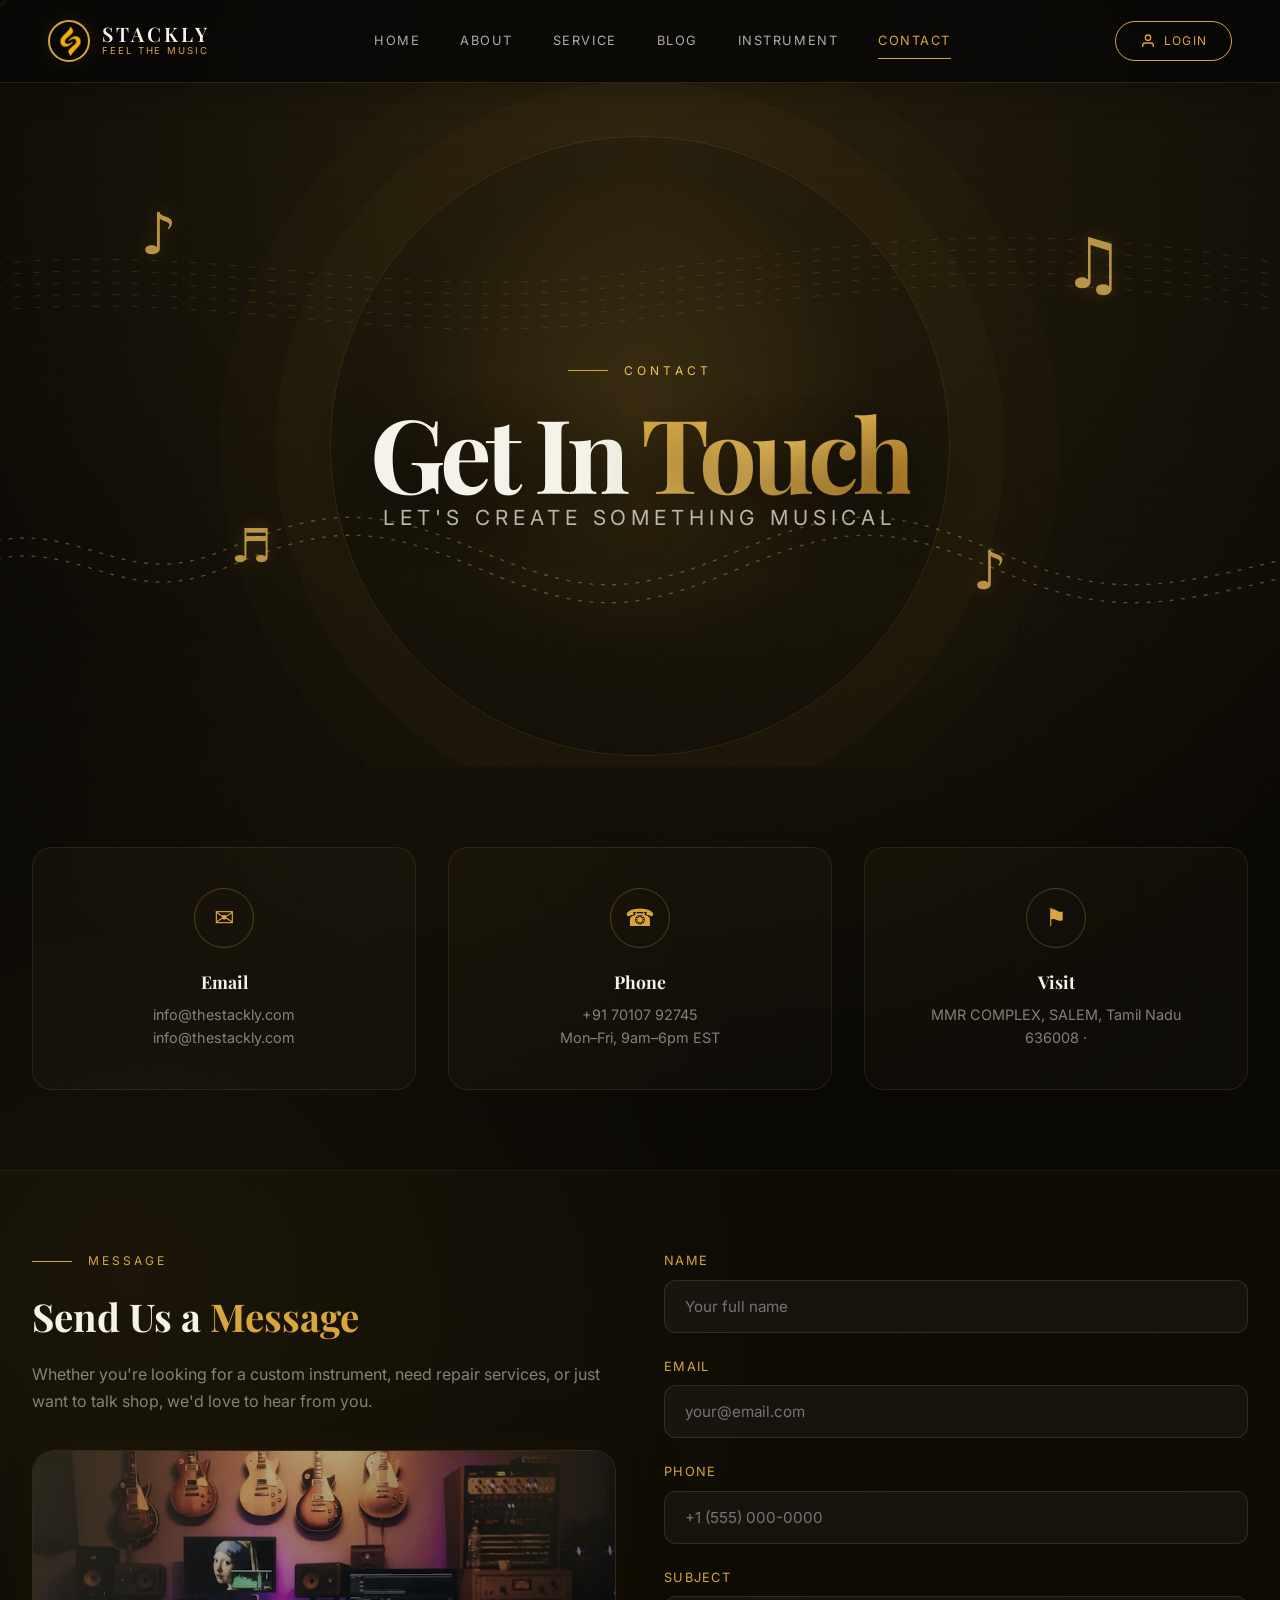
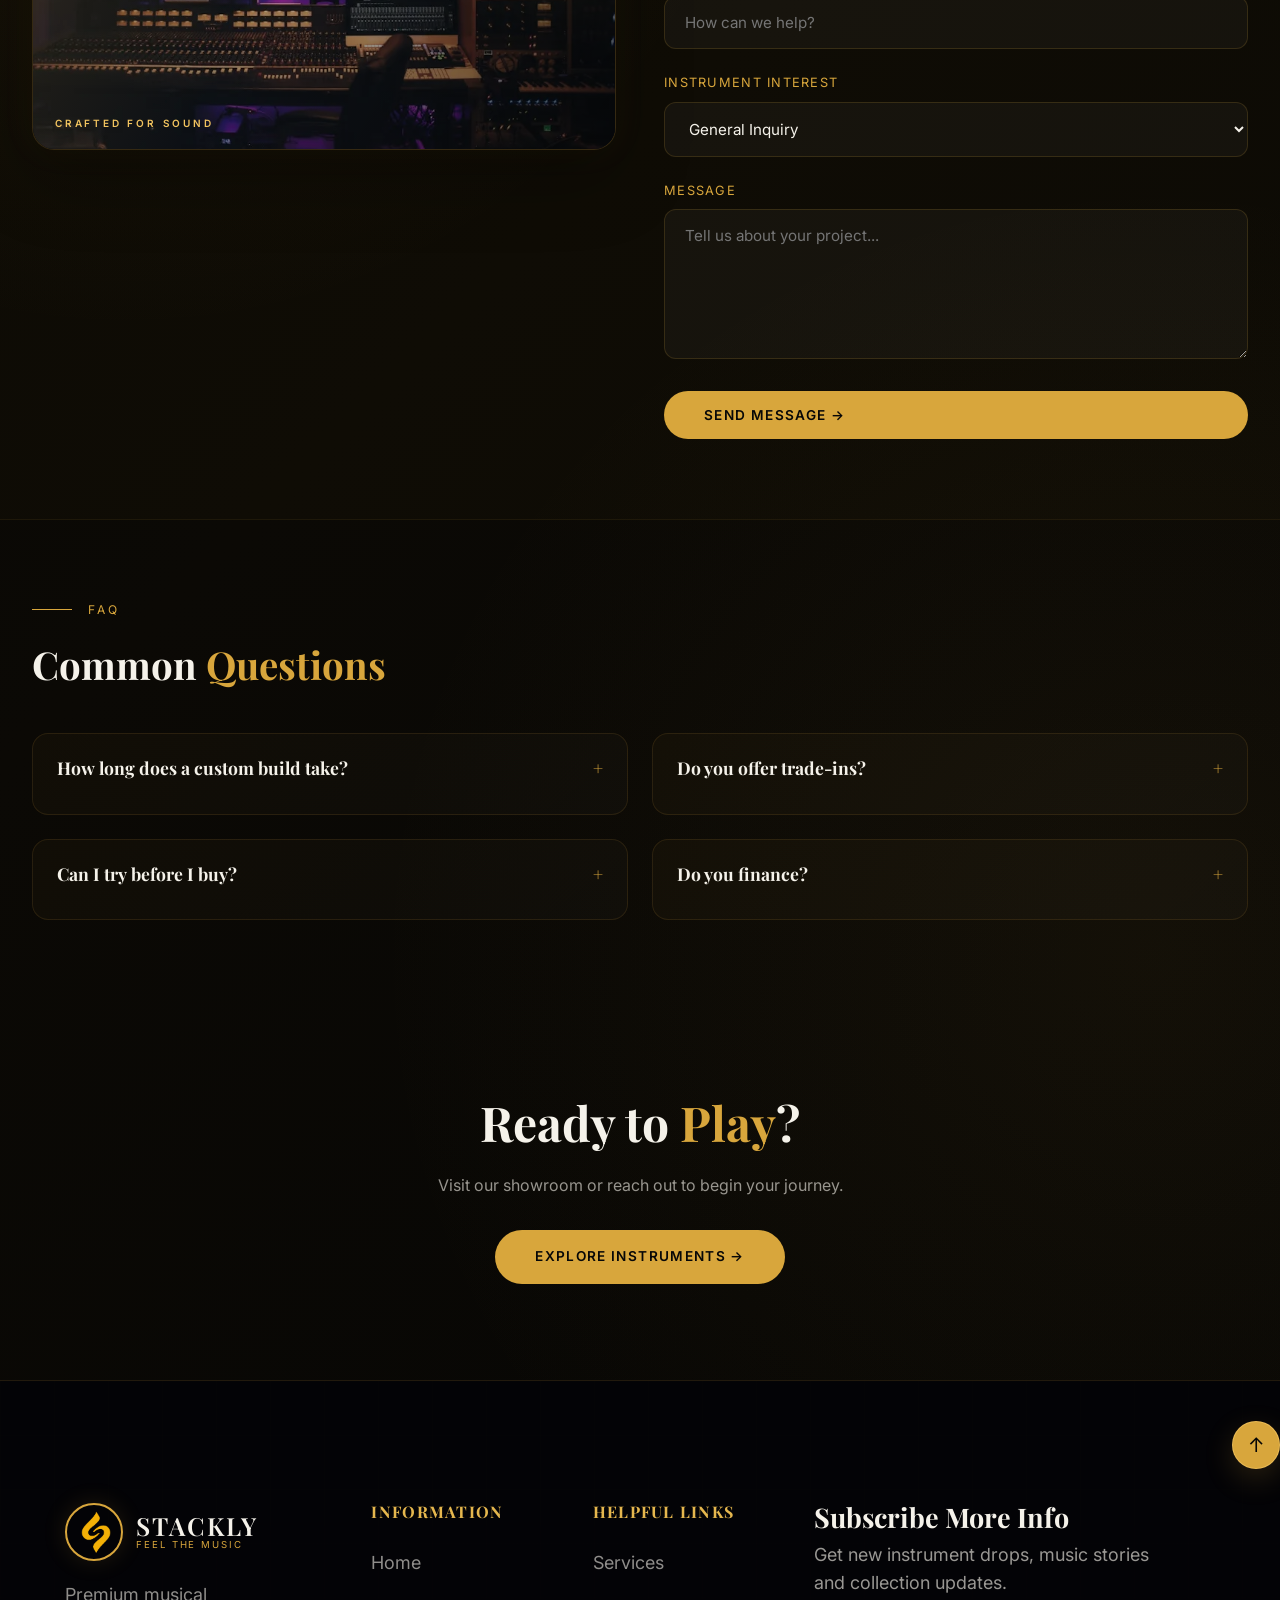
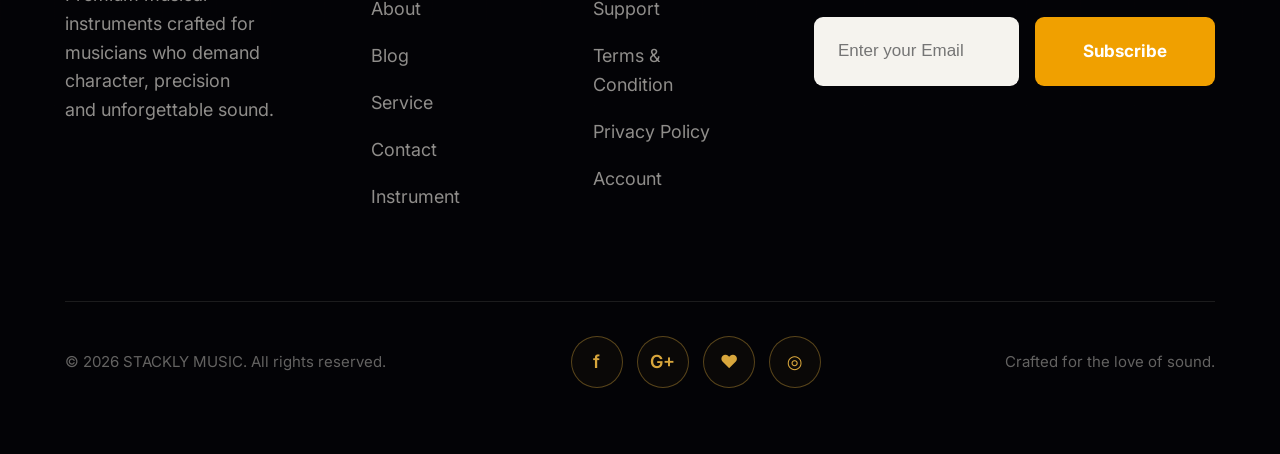
<file: contact.html>
<!DOCTYPE html>
<html lang="en">
<head>
  <meta charset="UTF-8">
  <meta name="viewport" content="width=device-width, initial-scale=1.0">
  <title>Get In Touch — Let's Create Something Musical</title>
  <link rel="preconnect" href="https://fonts.googleapis.com">
  <link href="https://fonts.googleapis.com/css2?family=Playfair+Display:wght@400;700&family=Inter:wght@300;400;500;600;700&display=swap" rel="stylesheet">
  <link rel="stylesheet" href="css/style.css">
  <link rel="stylesheet" href="css/animations.css">
  <style>
    .contact-hero { min-height: 60vh; display: flex; align-items: center; justify-content: center; text-align: center; position: relative; padding-top: 120px; padding-bottom: 3rem; }
    .info-section { padding: 5rem 0; }
    .info-grid { display: grid; grid-template-columns: repeat(3, 1fr); gap: 2rem; }
    .info-card { background: rgba(255,255,255,0.02); border: 1px solid rgba(216,166,60,0.08); border-radius: 20px; padding: 2.5rem; text-align: center; transition: all 0.4s ease; opacity: 0; transform: translateY(20px); }
    .info-card.visible { opacity: 1; transform: translateY(0); }
    .info-card:hover { border-color: rgba(216,166,60,0.25); transform: translateY(-5px); }
    .info-icon { width: 60px; height: 60px; border: 1px solid rgba(216,166,60,0.2); border-radius: 50%; display: flex; align-items: center; justify-content: center; margin: 0 auto 1.5rem; color: var(--gold); font-size: 1.5rem; }
    .info-card h3 { font-size: 1.1rem; color: var(--white); margin-bottom: 0.75rem; }
    .info-card p { color: rgba(245,242,234,0.5); font-size: 0.9rem; line-height: 1.6; }
    .form-section { padding: 5rem 0; background: rgba(6,23,17,0.5); }
    .form-grid { display: grid; grid-template-columns: 1fr 1fr; gap: 3rem; align-items: start; }
    .contact-form { display: flex; flex-direction: column; gap: 1.5rem; }
    .form-group { position: relative; }
    .form-group input, .form-group select, .form-group textarea { width: 100%; padding: 1rem 1.25rem; background: rgba(255,255,255,0.03); border: 1px solid rgba(216,166,60,0.15); border-radius: 12px; color: var(--white); font-family: var(--font-body); font-size: 0.95rem; outline: none; transition: all 0.3s ease; }
    .form-group input:focus, .form-group select:focus, .form-group textarea:focus { border-color: var(--gold); box-shadow: 0 0 20px rgba(216,166,60,0.1); }
    .form-group textarea { min-height: 150px; resize: vertical; }
    .form-group label { display: block; margin-bottom: 0.5rem; font-size: 0.8rem; letter-spacing: 0.1em; text-transform: uppercase; color: var(--gold); }
    .form-group select option { background: var(--green-bg); color: var(--white); }
    .map-section { padding: 5rem 0; }
    .map-container { height: 400px; border-radius: 20px; overflow: hidden; border: 1px solid rgba(216,166,60,0.1); background: rgba(16,10,24,0.3); display: flex; align-items: center; justify-content: center; }
    .support-section { padding: 5rem 0; background: rgba(6,23,17,0.5); }
    .faq-section { padding: 5rem 0; }
    .faq-grid { display: grid; grid-template-columns: repeat(2, 1fr); gap: 1.5rem; }
    .faq-card { background: rgba(255,255,255,0.02); border: 1px solid rgba(216,166,60,0.08); border-radius: 16px; padding: 1.5rem; cursor: pointer; transition: all 0.4s ease; }
    .faq-card:hover { border-color: rgba(216,166,60,0.2); }
    .faq-card h3 { font-size: 1.1rem; color: var(--white); margin-bottom: 0.75rem; display: flex; justify-content: space-between; align-items: center; }
    .faq-card p { color: rgba(245,242,234,0.5); font-size: 0.9rem; line-height: 1.6; max-height: 0; overflow: hidden; transition: max-height 0.5s ease; }
    .faq-card.open p { max-height: 200px; }
    .faq-icon { color: var(--gold); transition: transform 0.3s ease; }
    .faq-card.open .faq-icon { transform: rotate(45deg); }
    @media (max-width: 1024px) { .info-grid { grid-template-columns: 1fr; } .form-grid { grid-template-columns: 1fr; } .faq-grid { grid-template-columns: 1fr; } }
  </style>

<style id="contact-premium-gold-theme">
:root{--contact-gold:#d8a63c;--contact-light:#f2c45f}

body.bg-inner{
  background:
    radial-gradient(circle at 50% 4%,rgba(216,166,60,.16),transparent 27%),
    radial-gradient(circle at 10% 35%,rgba(216,166,60,.07),transparent 25%),
    radial-gradient(circle at 90% 70%,rgba(216,166,60,.06),transparent 28%),
    linear-gradient(135deg,#050504 0%,#0b0905 48%,#050504 100%) !important;
  overflow-x:hidden;
}
body.bg-inner::before{
  content:"";position:fixed;inset:0;z-index:-5;pointer-events:none;opacity:.18;
  background-image:linear-gradient(rgba(216,166,60,.09) 1px,transparent 1px),linear-gradient(90deg,rgba(216,166,60,.09) 1px,transparent 1px);
  background-size:64px 64px;mask-image:linear-gradient(to bottom,black,transparent 92%);
}
.green-grid{opacity:.07 !important}

/* Sticky glass header */
.site-header{
  position:sticky !important;top:0 !important;z-index:9999 !important;
  background:rgba(7,7,6,.84) !important;
  backdrop-filter:blur(16px) saturate(120%) !important;
  -webkit-backdrop-filter:blur(16px) saturate(120%) !important;
  border-bottom:1px solid rgba(216,166,60,.18) !important;
  box-shadow:0 8px 30px rgba(0,0,0,.20) !important;
}
.site-header .brand-logo,.site-footer .brand-logo{
  border-color:#d8a63c !important;
  box-shadow:0 0 24px rgba(216,166,60,.12) !important;
}
.stackly-gold-logo{
  width:78% !important;height:78% !important;object-fit:contain !important;display:block !important;
  filter:brightness(0)saturate(100%)invert(69%)sepia(53%)saturate(1020%)hue-rotate(359deg)brightness(97%)contrast(96%) !important;
}
.site-header .brand-text span,.site-footer .brand-text span{color:#d8a63c !important}
.site-header .desktop-nav a.active,.site-header .desktop-nav a:hover{color:#d8a63c !important}
.site-header .desktop-nav a.active::after{background:#d8a63c !important}
.site-header .login-btn{border-color:#d8a63c !important;color:#d8a63c !important}

/* Hero */
.contact-hero{
  min-height:76vh !important;
  padding:145px 20px 100px !important;
  overflow:hidden;isolation:isolate;
  background:radial-gradient(circle at 50% 48%,rgba(216,166,60,.14),transparent 34%);
}
.contact-hero::before{
  content:"";position:absolute;width:620px;height:620px;left:50%;top:53%;
  transform:translate(-50%,-50%);border:1px solid rgba(216,166,60,.15);border-radius:50%;
  box-shadow:0 0 0 55px rgba(216,166,60,.025),0 0 0 110px rgba(216,166,60,.017);z-index:-1;
}
.contact-hero::after{
  content:"";position:absolute;inset:0;z-index:-1;opacity:.40;
  background:repeating-linear-gradient(0deg,transparent 0 31px,rgba(216,166,60,.045) 32px 33px);
  mask-image:linear-gradient(to bottom,black,transparent 82%);
}
.contact-hero .container{position:relative;z-index:3}
.contact-hero .section-label{color:#f2c45f !important;letter-spacing:.34em !important}
.contact-hero h1{
  font-size:clamp(3.3rem,8vw,7rem) !important;line-height:.94 !important;
  letter-spacing:-.055em !important;text-shadow:0 15px 55px rgba(0,0,0,.65) !important;
}
.contact-hero h1 span{
  background:linear-gradient(135deg,#d8a63c,#f2c45f,#b77e20) !important;
  -webkit-background-clip:text !important;background-clip:text !important;
}
.contact-hero p{
  font-size:clamp(1rem,2vw,1.3rem) !important;
  letter-spacing:.24em;text-transform:uppercase;color:rgba(245,242,234,.72) !important;
}

/* Animated music SVG */
.contact-music-svg{position:absolute;inset:0;width:100%;height:100%;z-index:1;pointer-events:none}
.contact-music-svg .staff{fill:none;stroke:rgba(216,166,60,.18);stroke-width:1;stroke-dasharray:8 14;animation:contactStaff 18s linear infinite}
.contact-music-svg .wave{fill:none;stroke:rgba(242,196,95,.34);stroke-width:1.5;stroke-linecap:round;stroke-dasharray:3 10;animation:contactWave 10s linear infinite}
.contact-music-svg .note{fill:rgba(242,196,95,.72);filter:drop-shadow(0 0 10px rgba(216,166,60,.30));animation:contactNote 6s ease-in-out infinite}
.contact-music-svg .note:nth-of-type(2){animation-delay:-2s}.contact-music-svg .note:nth-of-type(3){animation-delay:-4s}.contact-music-svg .note:nth-of-type(4){animation-delay:-1s}
@keyframes contactStaff{to{stroke-dashoffset:-220}}
@keyframes contactWave{to{stroke-dashoffset:-260}}
@keyframes contactNote{0%,100%{transform:translateY(9px) rotate(-4deg);opacity:.42}50%{transform:translateY(-18px) rotate(5deg);opacity:.92}}

/* Content cards / forms */
.info-section,.faq-section{background:transparent !important}
.form-section,.support-section{background:rgba(216,166,60,.025) !important;border-top:1px solid rgba(216,166,60,.07);border-bottom:1px solid rgba(216,166,60,.07)}
.info-card,.faq-card{
  background:linear-gradient(145deg,rgba(216,166,60,.035),rgba(255,255,255,.018)) !important;
  border-color:rgba(216,166,60,.12) !important;
}
.info-card:hover,.faq-card:hover{border-color:rgba(216,166,60,.32) !important;box-shadow:0 20px 50px rgba(0,0,0,.18)}
.info-icon{border-color:rgba(216,166,60,.30) !important;color:#d8a63c !important}
.form-group input,.form-group select,.form-group textarea{
  background:rgba(255,255,255,.035) !important;border-color:rgba(216,166,60,.16) !important;
}
.form-group input:focus,.form-group select:focus,.form-group textarea:focus{
  border-color:#d8a63c !important;box-shadow:0 0 20px rgba(216,166,60,.10) !important;
}
.form-group label{color:#d8a63c !important}
.form-group select option{background:#0b0905 !important;color:#f5f2ea !important}
.btn-gold{background:#d8a63c !important;color:#070707 !important}
.btn-gold:hover{box-shadow:0 14px 35px rgba(216,166,60,.20) !important}

/* Footer */
.site-footer{
  background:radial-gradient(circle at 14% 8%,rgba(216,166,60,.045),transparent 25%),#030306 !important;
  border-top:1px solid rgba(216,166,60,.12) !important;
}
.site-footer .footer-grid{grid-template-columns:1.2fr 1fr 1fr 1.2fr !important;gap:4rem !important;padding:4.5rem 0 4rem !important}
.site-footer .footer-brand p{max-width:370px !important;color:rgba(245,242,234,.58) !important;line-height:1.65 !important}
.site-footer .footer-col h4{color:#f2c45f !important;font-family:"Playfair Display",serif !important;letter-spacing:.08em !important;text-transform:uppercase !important}
.site-footer .footer-col a{color:rgba(245,242,234,.58) !important;margin-bottom:14px !important}
.site-footer .footer-col a:hover{color:#f2c45f !important}
.site-footer .footer-subscribe h4{color:#f5f2ea !important;font-family:"Playfair Display",serif !important;font-size:20px !important}
.site-footer .footer-subscribe p{color:rgba(245,242,234,.62) !important;line-height:1.6 !important}
.site-footer .footer-subscribe-form{display:flex !important;align-items:center !important;gap:14px !important}
.site-footer .subscribe-input{flex:1 !important;width:125px !important;height:69px !important;background:#f5f3ee !important;color:#222 !important;border:0 !important;border-radius:8px !important;padding:0 20px !important}
.site-footer .subscribe-button{width:160px !important;height:69px !important;background:#f0a000 !important;color:#fff !important;border:0 !important;border-radius:8px !important;font-weight:700 !important}
.site-footer .footer-divider{border-top:1px solid rgba(245,242,234,.10) !important}
.site-footer .footer-bottom{padding:38px 0 34px !important;color:rgba(245,242,234,.42) !important}
.site-footer .footer-socials{display:flex !important;gap:14px !important}
.site-footer .footer-social{width:52px !important;height:52px !important;min-width:52px !important;border:1px solid rgba(216,166,60,.38) !important;border-radius:50% !important;display:flex !important;align-items:center !important;justify-content:center !important;color:#d8a63c !important;background:rgba(216,166,60,.035) !important;text-decoration:none !important}
.site-footer .footer-social:hover{background:#d8a63c !important;color:#050505 !important;transform:translateY(-3px) !important}
.site-footer .footer-social svg{width:17px !important;height:17px !important;fill:currentColor !important}
.site-footer .footer-top-button{background:#d8a63c !important;color:#050505 !important;border:0 !important}

/* Mobile */
@media(max-width:900px){
  .site-header .desktop-nav{display:none !important}
  .site-header .login-btn{display:none !important}
  .site-header .hamburger{display:flex !important}
  .contact-hero{min-height:70vh !important;padding-top:125px !important}
  .contact-hero::before{width:380px;height:380px}
  .contact-music-svg{opacity:.7}
  .site-header + .mobile-nav{display:none !important}
  .site-header + .mobile-nav.open{display:flex !important}
}
@media(min-width:901px){
  .site-header .hamburger{display:none !important}
  .site-header .login-btn{display:flex !important}
  .site-header + .mobile-nav{display:none !important}
}
@media(max-width:600px){
  .site-footer .footer-grid{display:flex !important;flex-direction:column !important;gap:0 !important;padding:42px 0 18px !important}
  .site-footer .footer-brand{display:none !important}
  .site-footer .footer-col h4{text-align:center !important;font-size:11px !important}
  .site-footer .footer-subscribe{text-align:center !important;margin-top:22px !important}
  .site-footer .footer-subscribe-form{flex-direction:column !important;align-items:flex-start !important;gap:7px !important}
  .site-footer .subscribe-input{width:100% !important;height:31px !important;font-size:9px !important}
  .site-footer .subscribe-button{width:69px !important;height:28px !important;font-size:9px !important}
  .site-footer .footer-bottom{display:flex !important;flex-direction:column !important;gap:12px !important;text-align:center !important}
  .site-footer .footer-social{width:25px !important;height:25px !important;min-width:25px !important}
  .site-footer .footer-social svg{width:11px !important;height:11px !important}
}
@media(prefers-reduced-motion:reduce){
  .contact-music-svg .staff,.contact-music-svg .wave,.contact-music-svg .note{animation:none !important}
}
</style>

<style id="contact-form-image-style">
.contact-form-image{
  position:relative;
  width:100%;
  max-width:590px;
  height:300px;
  margin-top:2.2rem;
  overflow:hidden;
  border:1px solid rgba(216,166,60,.22);
  border-radius:22px;
  background:#070706;
  box-shadow:0 25px 70px rgba(0,0,0,.35),0 0 35px rgba(216,166,60,.06);
}
.contact-form-image img{
  width:100%;height:100%;display:block;object-fit:cover;object-position:center 52%;
  filter:saturate(.72) contrast(1.08) brightness(.70);
  transform:scale(1.02);
  transition:transform .8s ease,filter .8s ease;
}
.contact-form-image:hover img{transform:scale(1.07);filter:saturate(.95) contrast(1.08) brightness(.78)}
.contact-form-image::after{
  content:"";position:absolute;inset:0;
  background:linear-gradient(120deg,rgba(216,166,60,.14),transparent 42%,rgba(0,0,0,.55));
  pointer-events:none;
}
.contact-image-glow{
  position:absolute;width:180px;height:180px;right:-40px;top:-50px;border-radius:50%;
  background:rgba(216,166,60,.15);filter:blur(45px);pointer-events:none;
}
.contact-form-image span{
  position:absolute;left:22px;bottom:18px;z-index:2;
  color:#f2c45f;font-size:10px;letter-spacing:.28em;font-weight:600;
}
@media(max-width:900px){.contact-form-image{height:230px;margin-top:1.6rem}.contact-form-image span{font-size:9px}}
</style>

<style id="footer-clean-premium">
.site-footer{
  position:relative !important;
  overflow:hidden !important;
  background:
    radial-gradient(circle at 12% 0%,rgba(216,166,60,.10),transparent 25%),
    radial-gradient(circle at 88% 100%,rgba(216,166,60,.055),transparent 28%),
    linear-gradient(180deg,#080806 0%,#030303 100%) !important;
  border-top:1px solid rgba(216,166,60,.22) !important;
}
.site-footer::before{
  content:"";
  position:absolute;
  inset:0;
  pointer-events:none;
  opacity:.18;
  background-image:
    linear-gradient(rgba(216,166,60,.06) 1px,transparent 1px),
    linear-gradient(90deg,rgba(216,166,60,.06) 1px,transparent 1px);
  background-size:54px 54px;
  mask-image:linear-gradient(to bottom,black,transparent 80%);
}
.site-footer > .container{position:relative;z-index:2}
.site-footer .footer-top-button{
  position:absolute !important;
  right:0 !important;
  top:-24px !important;
  width:48px !important;
  height:48px !important;
  border-radius:50% !important;
  display:grid !important;
  place-items:center !important;
  background:#d8a63c !important;
  color:#050505 !important;
  border:1px solid rgba(242,196,95,.7) !important;
  box-shadow:0 10px 30px rgba(216,166,60,.18) !important;
  cursor:pointer !important;
}
.site-footer .footer-grid{
  display:grid !important;
  grid-template-columns:1.45fr .8fr .8fr 1.25fr !important;
  gap:70px !important;
  padding:90px 0 65px !important;
}
.site-footer .footer-brand .brand{
  display:flex !important;
  align-items:center !important;
  gap:14px !important;
}
.site-footer .footer-brand p{
  max-width:390px !important;
  margin-top:22px !important;
  color:rgba(245,242,234,.56) !important;
  line-height:1.8 !important;
}
.site-footer .footer-col h4,
.site-footer .footer-subscribe h4{
  color:#f2c45f !important;
  font-family:"Playfair Display",serif !important;
  font-size:15px !important;
  letter-spacing:.12em !important;
  text-transform:uppercase !important;
  margin-bottom:24px !important;
}
.site-footer .footer-col a{
  display:block !important;
  color:rgba(245,242,234,.58) !important;
  margin:0 0 15px !important;
  transition:transform .25s ease,color .25s ease !important;
}
.site-footer .footer-col a:hover{
  color:#f2c45f !important;
  transform:translateX(5px) !important;
}
.site-footer .footer-subscribe h4{
  color:#f5f2ea !important;
  text-transform:none !important;
  letter-spacing:0 !important;
  font-size:21px !important;
}
.site-footer .footer-subscribe p{
  color:rgba(245,242,234,.58) !important;
  line-height:1.7 !important;
  margin-bottom:22px !important;
}
.site-footer .footer-subscribe-form{
  display:flex !important;
  gap:10px !important;
  width:100% !important;
}
.site-footer .subscribe-input{
  flex:1 !important;
  min-width:0 !important;
  height:52px !important;
  background:rgba(255,255,255,.055) !important;
  color:#f5f2ea !important;
  border:1px solid rgba(216,166,60,.22) !important;
  border-radius:10px !important;
  padding:0 16px !important;
  outline:none !important;
}
.site-footer .subscribe-input:focus{
  border-color:#d8a63c !important;
  box-shadow:0 0 20px rgba(216,166,60,.08) !important;
}
.site-footer .subscribe-input::placeholder{color:rgba(245,242,234,.35) !important}
.site-footer .subscribe-button{
  width:120px !important;
  height:52px !important;
  background:#d8a63c !important;
  color:#080808 !important;
  border:0 !important;
  border-radius:10px !important;
  font-weight:700 !important;
  cursor:pointer !important;
  transition:transform .25s ease,box-shadow .25s ease !important;
}
.site-footer .subscribe-button:hover{
  transform:translateY(-2px) !important;
  box-shadow:0 12px 28px rgba(216,166,60,.2) !important;
}
.site-footer .footer-divider{
  border-top:1px solid rgba(245,242,234,.10) !important;
}
.site-footer .footer-bottom{
  display:flex !important;
  align-items:center !important;
  justify-content:space-between !important;
  gap:25px !important;
  padding:30px 0 !important;
  color:rgba(245,242,234,.38) !important;
  font-size:12px !important;
}
.site-footer .footer-socials{
  display:flex !important;
  align-items:center !important;
  gap:10px !important;
}
.site-footer .footer-social{
  width:42px !important;
  height:42px !important;
  min-width:42px !important;
  border:1px solid rgba(216,166,60,.28) !important;
  border-radius:50% !important;
  display:flex !important;
  align-items:center !important;
  justify-content:center !important;
  color:#d8a63c !important;
  background:rgba(216,166,60,.035) !important;
  transition:all .3s ease !important;
}
.site-footer .footer-social:hover{
  background:#d8a63c !important;
  color:#050505 !important;
  border-color:#d8a63c !important;
  transform:translateY(-3px) !important;
}
.site-footer .footer-social svg{
  width:16px !important;
  height:16px !important;
  fill:currentColor !important;
}
@media(max-width:900px){
  .site-footer .footer-grid{
    grid-template-columns:1fr 1fr !important;
    gap:42px 30px !important;
    padding:70px 0 45px !important;
  }
}
@media(max-width:600px){
  .site-footer .footer-top-button{
    right:10px !important;
    width:42px !important;
    height:42px !important;
  }
  .site-footer .footer-grid{
    display:flex !important;
    flex-direction:column !important;
    gap:34px !important;
    padding:60px 0 35px !important;
  }
  .site-footer .footer-brand{display:block !important}
  .site-footer .footer-brand p{font-size:13px !important}
  .site-footer .footer-col{text-align:center !important}
  .site-footer .footer-subscribe{text-align:center !important}
  .site-footer .footer-subscribe-form{
    flex-direction:column !important;
    align-items:stretch !important;
  }
  .site-footer .subscribe-button{width:100% !important}
  .site-footer .footer-bottom{
    flex-direction:column !important;
    text-align:center !important;
  }
}
</style>


<style id="reference-footer-final">
.reference-footer{
  position:relative !important;
  background:#030306 !important;
  border-top:1px solid rgba(216,166,60,.14) !important;
  overflow:hidden !important;
  color:#f5f2ea !important;
}
.reference-footer::before{
  content:"" !important;
  position:absolute !important;
  inset:0 !important;
  pointer-events:none !important;
  opacity:.14 !important;
  background-image:
    linear-gradient(rgba(216,166,60,.055) 1px,transparent 1px),
    linear-gradient(90deg,rgba(216,166,60,.055) 1px,transparent 1px) !important;
  background-size:54px 54px !important;
  mask-image:linear-gradient(to bottom,black,transparent 78%) !important;
}
.reference-footer-container{
  position:relative !important;
  z-index:2 !important;
  max-width:1600px !important;
  padding-left:65px !important;
  padding-right:65px !important;
}
.reference-top{
  position:absolute !important;
  right:0 !important;
  top:-24px !important;
  width:48px !important;
  height:48px !important;
  border-radius:50% !important;
  display:grid !important;
  place-items:center !important;
  background:#d8a63c !important;
  color:#050505 !important;
  border:1px solid #f2c45f !important;
  font-size:20px !important;
  z-index:5 !important;
}
.reference-footer-grid{
  display:grid !important;
  grid-template-columns:1.25fr .8fr .8fr 1.15fr !important;
  column-gap:70px !important;
  align-items:start !important;
  padding:58px 0 72px !important;
}
.reference-brand{
  display:flex !important;
  align-items:center !important;
  gap:13px !important;
  text-decoration:none !important;
}
.reference-brand .brand-logo{
  width:58px !important;
  height:58px !important;
  min-width:58px !important;
  border-color:#d8a63c !important;
  box-shadow:0 0 24px rgba(216,166,60,.14) !important;
}
.reference-brand .brand-text h1{
  color:#f5f2ea !important;
  margin:0 !important;
  font-size:25px !important;
  letter-spacing:.08em !important;
}
.reference-brand .brand-text span{
  color:#d8a63c !important;
}
.reference-footer-brand p{
  margin:20px 0 0 !important;
  color:rgba(245,242,234,.58) !important;
  font-size:18px !important;
  line-height:1.6 !important;
}
.reference-footer-column h4{
  margin:0 0 28px !important;
  color:#e5b74e !important;
  font-family:"Playfair Display",serif !important;
  font-size:16px !important;
  text-transform:uppercase !important;
  letter-spacing:.08em !important;
}
.reference-footer-column a{
  display:block !important;
  margin:0 0 18px !important;
  color:rgba(245,242,234,.58) !important;
  font-size:18px !important;
  text-decoration:none !important;
  transition:color .25s ease,transform .25s ease !important;
}
.reference-footer-column a:hover{
  color:#e5b74e !important;
  transform:translateX(4px) !important;
}
.reference-footer-subscribe h4{
  margin:0 0 8px !important;
  color:#f5f2ea !important;
  font-family:"Playfair Display",serif !important;
  font-size:27px !important;
  text-transform:none !important;
  letter-spacing:0 !important;
}
.reference-footer-subscribe p{
  margin:0 0 20px !important;
  color:rgba(245,242,234,.62) !important;
  font-size:18px !important;
  line-height:1.55 !important;
}
.reference-subscribe-form{
  display:flex !important;
  align-items:center !important;
  gap:16px !important;
}
.reference-subscribe-form input{
  width:205px !important;
  height:69px !important;
  box-sizing:border-box !important;
  border:0 !important;
  border-radius:9px !important;
  background:#f5f3ee !important;
  color:#222 !important;
  padding:0 24px !important;
  font-size:17px !important;
  outline:none !important;
}
.reference-subscribe-form button{
  width:180px !important;
  height:69px !important;
  border:0 !important;
  border-radius:9px !important;
  background:#f0a000 !important;
  color:#fff !important;
  font-size:17px !important;
  font-weight:700 !important;
  cursor:pointer !important;
  transition:transform .25s ease,box-shadow .25s ease !important;
}
.reference-subscribe-form button:hover{
  transform:translateY(-2px) !important;
  box-shadow:0 12px 30px rgba(240,160,0,.20) !important;
}
.reference-footer-divider{
  height:1px !important;
  background:rgba(245,242,234,.10) !important;
}
.reference-footer-bottom{
  min-height:120px !important;
  display:flex !important;
  align-items:center !important;
  justify-content:space-between !important;
  gap:25px !important;
}
.reference-copy,.reference-crafted{
  color:rgba(245,242,234,.40) !important;
  font-size:15px !important;
}
.reference-socials{
  display:flex !important;
  align-items:center !important;
  gap:14px !important;
}
.reference-socials a{
  width:52px !important;
  height:52px !important;
  min-width:52px !important;
  border:1px solid rgba(216,166,60,.38) !important;
  border-radius:50% !important;
  display:flex !important;
  align-items:center !important;
  justify-content:center !important;
  text-decoration:none !important;
  color:#d8a63c !important;
  background:rgba(216,166,60,.035) !important;
  font-size:18px !important;
  font-weight:600 !important;
  transition:all .25s ease !important;
}
.reference-socials a:hover{
  background:#d8a63c !important;
  color:#050505 !important;
  transform:translateY(-3px) !important;
}
@media(max-width:1000px){
  .reference-footer-container{padding-left:35px !important;padding-right:35px !important}
  .reference-footer-grid{
    grid-template-columns:1fr 1fr !important;
    gap:45px 50px !important;
  }
}
@media(max-width:600px){
  .reference-footer-container{padding-left:20px !important;padding-right:20px !important}
  .reference-footer-grid{
    display:flex !important;
    flex-direction:column !important;
    gap:30px !important;
    padding:55px 0 35px !important;
  }
  .reference-footer-brand{width:100% !important}
  .reference-footer-brand p{
    font-size:13px !important;
    line-height:1.6 !important;
  }
  .reference-footer-column{
    width:100% !important;
    text-align:center !important;
  }
  .reference-footer-column h4{font-size:12px !important;margin-bottom:20px !important}
  .reference-footer-column a{font-size:13px !important;margin-bottom:12px !important}
  .reference-footer-subscribe{
    width:100% !important;
    text-align:center !important;
  }
  .reference-footer-subscribe h4{font-size:20px !important}
  .reference-footer-subscribe p{font-size:13px !important}
  .reference-subscribe-form{
    flex-direction:row !important;
    gap:10px !important;
  }
  .reference-subscribe-form input{
    width:auto !important;
    flex:1 !important;
    height:48px !important;
    font-size:13px !important;
  }
  .reference-subscribe-form button{
    width:105px !important;
    height:48px !important;
    font-size:13px !important;
  }
  .reference-footer-bottom{
    flex-direction:column !important;
    justify-content:center !important;
    padding:24px 0 !important;
    gap:15px !important;
    text-align:center !important;
  }
  .reference-copy,.reference-crafted{font-size:11px !important}
  .reference-socials{gap:8px !important}
  .reference-socials a{
    width:34px !important;
    height:34px !important;
    min-width:34px !important;
    font-size:12px !important;
  }
  .reference-top{
    width:40px !important;
    height:40px !important;
    right:8px !important;
    top:-20px !important;
    font-size:16px !important;
  }
}
</style>

</head>
<body class="bg-inner">
  <div class="green-grid"></div>
  <div class="custom-cursor"></div>
  <header class="site-header">
    <a href="index.html" class="brand">
      <div class="brand-logo">
        <img src="assets/logo.webp" alt="Stackly Music logo" class="stackly-gold-logo">
      </div>
      <div class="brand-text"><h1>STACKLY</h1><span>Feel The Music</span></div>
    </a>

    <nav class="desktop-nav" aria-label="Main navigation">
      <a href="index.html">Home</a>
      <a href="about.html">About</a>
      <a href="service.html">Service</a>
      <a href="blog.html">Blog</a>
      <a href="instrument.html">Instrument</a>
      <a href="contact.html" class="active">Contact</a>
    </nav>

    <a href="login.html" class="login-btn" aria-label="Login">
      <svg width="16" height="16" viewBox="0 0 24 24" fill="none" stroke="currentColor" stroke-width="2">
        <path d="M20 21v-2a4 4 0 0 0-4-4H8a4 4 0 0 0-4 4v2"/>
        <circle cx="12" cy="7" r="4"/>
      </svg>
      <span>Login</span>
    </a>

    <button class="hamburger" type="button" aria-label="Open menu" aria-expanded="false">
      <span></span><span></span><span></span>
    </button>
  </header>

  <nav class="mobile-nav" aria-label="Mobile navigation">
    <a href="index.html">Home</a>
    <a href="about.html">About</a>
    <a href="service.html">Service</a>
    <a href="blog.html">Blog</a>
    <a href="instrument.html">Instrument</a>
    <a href="contact.html" class="active">Contact</a>
    <a href="login.html">Login</a>
  </nav>
  <section class="contact-hero">

<div class="contact-music-svg" aria-hidden="true">
  <svg viewBox="0 0 1440 760" preserveAspectRatio="none" width="100%" height="100%">
    <g class="staff">
      <path d="M-50 205 C250 170 430 250 720 210 S1180 150 1490 210"/>
      <path d="M-50 218 C250 183 430 263 720 223 S1180 163 1490 223"/>
      <path d="M-50 231 C250 196 430 276 720 236 S1180 176 1490 236"/>
      <path d="M-50 244 C250 209 430 289 720 249 S1180 189 1490 249"/>
      <path d="M-50 257 C250 222 430 302 720 262 S1180 202 1490 262"/>
    </g>
    <path class="wave" d="M-40 520 C80 470 130 570 250 520 S420 470 540 520 S710 570 830 520 S1000 470 1120 520 S1290 570 1480 520"/>
    <path class="wave" d="M-40 540 C80 490 130 590 250 540 S420 490 540 540 S710 590 830 540 S1000 490 1120 540 S1290 590 1480 540"/>
    <text x="11%" y="25%" class="note" font-size="64">♪</text>
    <text x="83%" y="30%" class="note" font-size="78">♫</text>
    <text x="18%" y="70%" class="note" font-size="52">♬</text>
    <text x="76%" y="74%" class="note" font-size="60">♪</text>
  </svg>
</div>
    <div class="container">
      <div class="section-label" style="justify-content:center;">Contact</div>
      <h1 class="reveal">Get In <span style="background:linear-gradient(135deg,var(--gold),var(--light-gold)); -webkit-background-clip:text; -webkit-text-fill-color:transparent;">Touch</span></h1>
      <p class="reveal reveal-delay-1">Let's Create Something Musical</p>
    </div>
  </section>
  <section class="info-section">
    <div class="container">
      <div class="info-grid">
        <div class="info-card reveal">
          <div class="info-icon">&#9993;</div>
          <h3>Email</h3>
          <p>info@thestackly.com<br>info@thestackly.com</p>
        </div>
        <div class="info-card reveal reveal-delay-1">
          <div class="info-icon">&#9742;</div>
          <h3>Phone</h3>
          <p>+91 70107 92745<br>Mon–Fri, 9am–6pm EST</p>
        </div>
        <div class="info-card reveal reveal-delay-2">
          <div class="info-icon">&#9873;</div>
          <h3>Visit</h3>
          <p>MMR COMPLEX, SALEM, Tamil Nadu 636008 ·</p>
        </div>
      </div>
    </div>
  </section>
  <section class="form-section">
    <div class="container">
      <div class="form-grid">
        <div>
          <div class="section-label reveal">Message</div>
          <h2 class="reveal reveal-delay-1" style="font-size:clamp(1.8rem,3vw,2.5rem); margin-bottom:1.5rem;">Send Us a <span style="color:var(--gold);">Message</span></h2>
          <p class="reveal reveal-delay-2" style="color:rgba(245,242,234,0.5); line-height:1.7;">Whether you're looking for a custom instrument, need repair services, or just want to talk shop, we'd love to hear from you.</p>
          <div class="contact-form-image reveal reveal-delay-2">
            <img src="assets/img10.webp" alt="Premium musical instrument" onerror="this.onerror=null;this.src='assets/img2.webp';">
            <div class="contact-image-glow"></div>
            <span>CRAFTED FOR SOUND</span>
          </div>
        </div>
        <form class="contact-form reveal reveal-delay-1" action="404.html" method="get">
          <div class="form-group">
            <label>Name</label>
            <input type="text" placeholder="Your full name" required>
          </div>
          <div class="form-group">
            <label>Email</label>
            <input type="email" placeholder="your@email.com" required>
          </div>
          <div class="form-group">
            <label>Phone</label>
            <input type="tel" placeholder="+1 (555) 000-0000">
          </div>
          <div class="form-group">
            <label>Subject</label>
            <input type="text" placeholder="How can we help?" required>
          </div>
          <div class="form-group">
            <label>Instrument Interest</label>
            <select>
              <option>General Inquiry</option>
              <option>Electric Guitar</option>
              <option>Grand Piano</option>
              <option>Drum Kit</option>
              <option>Bass Guitar</option>
              <option>Violin</option>
              <option>Saxophone</option>
            </select>
          </div>
          <div class="form-group">
            <label>Message</label>
            <textarea placeholder="Tell us about your project..." required></textarea>
          </div>
          <button type="submit" class="btn-gold">Send Message &rarr;</button>
        </form>
      </div>
    </div>
  </section>
  <section class="faq-section">
    <div class="container">
      <div class="section-label reveal">FAQ</div>
      <h2 class="reveal reveal-delay-1" style="font-size:clamp(1.8rem,3vw,2.5rem); margin-bottom:3rem;">Common <span style="color:var(--gold);">Questions</span></h2>
      <div class="faq-grid">
        <div class="faq-card reveal" onclick="this.classList.toggle('open')">
          <h3>How long does a custom build take? <span class="faq-icon">+</span></h3>
          <p>Custom instruments typically require 8-12 months from initial consultation to delivery, depending on complexity and materials availability.</p>
        </div>
        <div class="faq-card reveal reveal-delay-1" onclick="this.classList.toggle('open')">
          <h3>Do you offer trade-ins? <span class="faq-icon">+</span></h3>
          <p>Yes, we accept select premium instruments as trade-ins toward new purchases. Each instrument is evaluated by our master luthiers.</p>
        </div>
        <div class="faq-card reveal" onclick="this.classList.toggle('open')">
          <h3>Can I try before I buy? <span class="faq-icon">+</span></h3>
          <p>We offer a 48-hour home trial for customers within the EU. Instruments must be returned in original condition with all packaging.</p>
        </div>
        <div class="faq-card reveal reveal-delay-1" onclick="this.classList.toggle('open')">
          <h3>Do you finance? <span class="faq-icon">+</span></h3>
          <p>We partner with select financial institutions to offer 0% financing for qualified buyers on purchases over €2,000.</p>
        </div>
      </div>
    </div>
  </section>
  <section style="padding: 6rem 0; text-align: center;">
    <div class="container">
      <h2 class="reveal" style="font-size:clamp(2rem,4vw,3rem); margin-bottom:1.5rem;">Ready to <span style="color:var(--gold);">Play</span>?</h2>
      <p class="reveal reveal-delay-1" style="color:rgba(245,242,234,0.6); max-width:500px; margin:0 auto 2rem;">Visit our showroom or reach out to begin your journey.</p>
      <a href="instrument.html" class="btn-gold reveal reveal-delay-2">Explore Instruments &rarr;</a>
    </div>
  </section>
  <footer class="site-footer reference-footer">
    <div class="container reference-footer-container">

      <button class="footer-top-button reference-top" type="button" aria-label="Back to top">↑</button>

      <div class="reference-footer-grid">

        <div class="reference-footer-brand">
          <a href="index.html" class="brand reference-brand">
            <div class="brand-logo">
              <img src="assets/logo.webp" alt="Stackly Music logo" class="stackly-gold-logo">
            </div>
            <div class="brand-text">
              <h1>STACKLY</h1>
              <span>Feel The Music</span>
            </div>
          </a>
          <p>Premium musical instruments crafted for<br>
             musicians who demand character, precision<br>
             and unforgettable sound.</p>
        </div>

        <div class="reference-footer-column">
          <h4>Information</h4>
          <a href="index.html">Home</a>
          <a href="about.html">About</a>
          <a href="blog.html">Blog</a>
          <a href="service.html">Service</a>
          <a href="contact.html">Contact</a>
          <a href="instrument.html">Instrument</a>
        </div>

        <div class="reference-footer-column">
          <h4>Helpful Links</h4>
          <a href="service.html">Services</a>
          <a href="contact.html">Support</a>
          <a href="404.html">Terms &amp; Condition</a>
          <a href="404.html">Privacy Policy</a>
          <a href="login.html">Account</a>
        </div>

        <div class="reference-footer-subscribe">
          <h4>Subscribe More Info</h4>
          <p>Get new instrument drops, music stories<br>
             and collection updates.</p>
          <form action="404.html" method="get" class="reference-subscribe-form">
            <input type="email" name="email" placeholder="Enter your Email" required>
            <button type="submit">Subscribe</button>
          </form>
        </div>

      </div>

      <div class="reference-footer-divider"></div>

      <div class="reference-footer-bottom">
        <span class="reference-copy">&copy; 2026 STACKLY MUSIC. All rights reserved.</span>

        <div class="reference-socials">
          <a href="404.html" aria-label="Facebook">f</a>
          <a href="404.html" aria-label="Google Plus">G+</a>
          <a href="404.html" aria-label="Like">♥</a>
          <a href="404.html" aria-label="Instagram">◎</a>
        </div>

        <span class="reference-crafted">Crafted for the love of sound.</span>
      </div>

    </div>
  </footer>
  <script src="js/main.js"></script>
  <script>
    document.querySelectorAll('.info-card').forEach((card, i) => {
      card.style.transitionDelay = (i * 0.15) + 's';
      const obs = new IntersectionObserver((entries) => { entries.forEach(e => { if(e.isIntersecting) e.target.classList.add('visible'); }); }, { threshold: 0.2 });
      obs.observe(card);
    });
  </script>

<script id="contact-header-menu">
document.addEventListener('DOMContentLoaded', function(){
  const header=document.querySelector('.site-header');
  const button=header && header.querySelector('.hamburger');
  const menu=document.querySelector('.mobile-nav');
  if(!button || !menu) return;
  button.addEventListener('click',function(){
    const open=menu.classList.toggle('open');
    button.setAttribute('aria-expanded',String(open));
  });
  menu.querySelectorAll('a').forEach(function(a){
    a.addEventListener('click',function(){
      menu.classList.remove('open');
      button.setAttribute('aria-expanded','false');
    });
  });
});
</script>

<script id="reference-footer-script">
document.addEventListener('DOMContentLoaded', function () {
  const top = document.querySelector('.reference-top');
  if (top) top.addEventListener('click', function () {
    window.scrollTo({ top: 0, behavior: 'smooth' });
  });
});
</script>

</body>
</html>
</file>
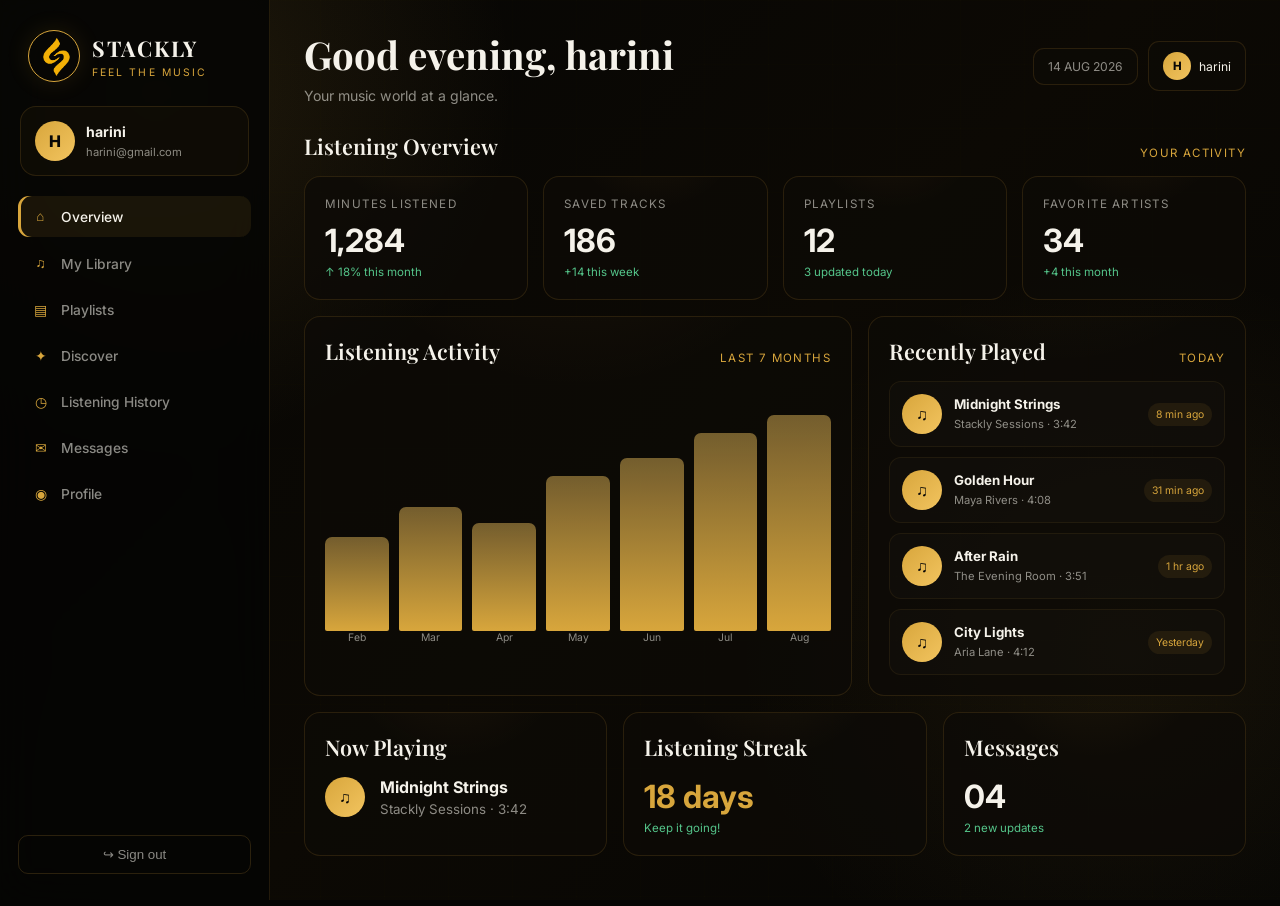
<file: listener-dashboard.html>
<!DOCTYPE html>
<html lang="en">
<head>
<meta charset="UTF-8">
<meta name="viewport" content="width=device-width,initial-scale=1.0">
<title>Listener Dashboard — Stackly Music</title>
<link rel="preconnect" href="https://fonts.googleapis.com">
<link href="https://fonts.googleapis.com/css2?family=Playfair+Display:wght@600;700&family=Inter:wght@300;400;500;600;700&display=swap" rel="stylesheet">
<style>
:root{
  --gold:#d8a63c;--light-gold:#f2c45f;--cream:#f5f2ea;
  --bg:#050504;--panel:rgba(14,11,7,.78);--line:rgba(216,166,60,.14);
  --muted:rgba(245,242,234,.56);--green:#55c58a;--red:#e77d7d;
}
*{box-sizing:border-box}html{scroll-behavior:smooth}
body{margin:0;background:var(--bg);color:var(--cream);font-family:Inter,Arial,sans-serif;overflow-x:hidden}
body:before{content:"";position:fixed;inset:0;z-index:-3;background:
radial-gradient(circle at 12% 10%,rgba(216,166,60,.13),transparent 26%),
radial-gradient(circle at 88% 72%,rgba(216,166,60,.08),transparent 30%),
linear-gradient(135deg,#050504,#0c0904 52%,#050504)}
body:after{content:"";position:fixed;inset:0;z-index:-2;opacity:.16;background-image:
linear-gradient(rgba(216,166,60,.08) 1px,transparent 1px),
linear-gradient(90deg,rgba(216,166,60,.08) 1px,transparent 1px);background-size:64px 64px;
animation:gridMove 25s linear infinite}
@keyframes gridMove{to{background-position:64px 64px,-64px 64px}}

.app{min-height:100vh;display:flex}
.sidebar{position:fixed;left:0;top:0;bottom:0;width:270px;padding:26px 18px;background:rgba(5,5,4,.88);border-right:1px solid var(--line);backdrop-filter:blur(22px);z-index:100;display:flex;flex-direction:column;transition:.35s ease}
.brand{display:flex;align-items:center;gap:12px;text-decoration:none;color:var(--cream);padding:4px 10px 24px}
.logo{width:52px;height:52px;border:1.5px solid var(--gold);border-radius:50%;display:grid;place-items:center;overflow:hidden;box-shadow:0 0 25px rgba(216,166,60,.12);animation:logoPulse 4s ease-in-out infinite}
.logo img{width:78%;height:78%;object-fit:contain;filter:brightness(0)saturate(100%) invert(69%) sepia(53%) saturate(1020%) hue-rotate(359deg) brightness(97%) contrast(96%)}
@keyframes logoPulse{50%{box-shadow:0 0 30px rgba(216,166,60,.2)}}
.brand h1{font:700 1.35rem "Playfair Display",serif;letter-spacing:.08em;margin:0}.brand span{display:block;color:var(--gold);font-size:.65rem;letter-spacing:.2em;text-transform:uppercase;margin-top:4px}
.profile-mini{border:1px solid var(--line);background:rgba(216,166,60,.035);border-radius:16px;padding:14px;margin:0 2px 20px;display:flex;align-items:center;gap:11px}
.avatar{width:40px;height:40px;border-radius:50%;display:grid;place-items:center;background:linear-gradient(135deg,var(--gold),var(--light-gold));color:#080706;font-weight:800}
.profile-mini strong{display:block;font-size:.88rem;white-space:nowrap;overflow:hidden;text-overflow:ellipsis;max-width:145px}.profile-mini small{color:var(--muted);font-size:.7rem}
.nav{display:flex;flex-direction:column;gap:6px}.nav button{border:0;background:transparent;color:var(--muted);padding:12px 13px;border-radius:11px;text-align:left;font:500 .86rem Inter;cursor:pointer;display:flex;align-items:center;gap:11px;transition:.25s}
.nav button:hover,.nav button.active{color:var(--cream);background:rgba(216,166,60,.09)}.nav button.active{box-shadow:inset 3px 0 var(--gold)}.nav .icon{width:19px;text-align:center;color:var(--gold)}
.sidebar-bottom{margin-top:auto}.logout{width:100%;border:1px solid rgba(216,166,60,.18);background:transparent;color:var(--muted);padding:11px;border-radius:10px;cursor:pointer}.logout:hover{color:var(--gold);border-color:var(--gold)}

.main{margin-left:270px;width:calc(100% - 270px);min-height:100vh;padding:28px 34px 50px}
.topbar{display:flex;justify-content:space-between;align-items:center;gap:20px;margin-bottom:28px}
.mobile-menu{display:none;border:1px solid var(--line);background:var(--panel);color:var(--gold);width:44px;height:44px;border-radius:11px;cursor:pointer}
.greeting h2{font:700 clamp(1.7rem,3vw,2.6rem) "Playfair Display",serif;margin:0}.greeting p{margin:7px 0 0;color:var(--muted);font-size:.88rem}
.top-actions{display:flex;align-items:center;gap:10px}.date-chip,.user-chip{border:1px solid var(--line);background:var(--panel);padding:10px 14px;border-radius:11px;color:var(--muted);font-size:.76rem}
.user-chip{display:flex;align-items:center;gap:8px;color:var(--cream)}.user-chip .avatar{width:28px;height:28px;font-size:.72rem}

.view{display:none;animation:viewIn .5s ease both}.view.active{display:block}
@keyframes viewIn{from{opacity:0;transform:translateY(12px)}to{opacity:1;transform:none}}
.section-title{display:flex;justify-content:space-between;align-items:end;margin:0 0 16px}.section-title h3{font:600 1.35rem "Playfair Display",serif;margin:0}.section-title span{color:var(--gold);font-size:.72rem;letter-spacing:.12em;text-transform:uppercase}

.cards{display:grid;grid-template-columns:repeat(4,1fr);gap:15px}
.card{background:var(--panel);border:1px solid var(--line);border-radius:16px;padding:20px;backdrop-filter:blur(18px);transition:.3s;position:relative;overflow:hidden}
.card:before{content:"";position:absolute;inset:-50%;background:radial-gradient(circle at 50% 0,rgba(216,166,60,.08),transparent 28%);pointer-events:none}
.card:hover{transform:translateY(-4px);border-color:rgba(216,166,60,.32);box-shadow:0 18px 45px rgba(0,0,0,.25)}
.stat-label{color:var(--muted);font-size:.73rem;text-transform:uppercase;letter-spacing:.1em}.stat{font-size:2rem;font-weight:700;margin:10px 0 5px}.stat-gold{color:var(--gold)}.trend{font-size:.72rem;color:var(--green)}.trend.down{color:var(--red)}
.grid-2{display:grid;grid-template-columns:1.45fr 1fr;gap:16px;margin-top:16px}.grid-3{display:grid;grid-template-columns:repeat(3,1fr);gap:16px;margin-top:16px}
.chart{height:250px;display:flex;align-items:end;gap:10px;padding-top:25px}.bar{flex:1;border-radius:7px 7px 2px 2px;background:linear-gradient(to top,var(--gold),rgba(242,196,95,.45));height:var(--h);animation:barUp .8s cubic-bezier(.2,.8,.2,1) both;transform-origin:bottom}
@keyframes barUp{from{height:0}to{height:var(--h)}}.bar-labels{display:flex;gap:10px;color:var(--muted);font-size:.65rem}.bar-labels span{flex:1;text-align:center}
.list{display:flex;flex-direction:column;gap:10px}.row{display:flex;align-items:center;gap:12px;padding:12px;border:1px solid rgba(216,166,60,.08);border-radius:12px;background:rgba(255,255,255,.015)}.row-main{flex:1}.row strong{display:block;font-size:.83rem}.row small{color:var(--muted);font-size:.7rem}.badge{font-size:.65rem;padding:5px 8px;border-radius:20px;background:rgba(216,166,60,.09);color:var(--gold)}.badge.green{color:var(--green);background:rgba(85,197,138,.08)}
.table-wrap{overflow:auto}.data-table{width:100%;border-collapse:collapse}.data-table th,.data-table td{text-align:left;padding:14px 10px;border-bottom:1px solid rgba(216,166,60,.08);font-size:.78rem}.data-table th{color:var(--gold);font-size:.68rem;text-transform:uppercase;letter-spacing:.1em}.data-table td{color:var(--muted)}
.profile-panel{display:grid;grid-template-columns:1fr 1fr;gap:16px}.profile-big{display:flex;align-items:center;gap:15px}.avatar.big{width:76px;height:76px;font-size:1.5rem}.detail{padding:13px 0;border-bottom:1px solid rgba(216,166,60,.08)}.detail label{display:block;color:var(--gold);font-size:.65rem;text-transform:uppercase;letter-spacing:.1em;margin-bottom:5px}.detail span{color:var(--muted);font-size:.84rem}
.empty-note{color:var(--muted);font-size:.85rem;padding:30px 0}.action{border:1px solid var(--gold);background:rgba(216,166,60,.08);color:var(--gold);border-radius:9px;padding:9px 13px;cursor:pointer}.action:hover{background:var(--gold);color:#080706}
.overlay{display:none;position:fixed;inset:0;background:rgba(0,0,0,.58);z-index:90}.overlay.open{display:block}

@media(max-width:1050px){.cards{grid-template-columns:repeat(2,1fr)}.grid-2,.profile-panel{grid-template-columns:1fr}}
@media(max-width:800px){
.sidebar{transform:translateX(-105%);width:285px}.sidebar.open{transform:none}.main{margin-left:0;width:100%;padding:20px 16px 40px}.mobile-menu{display:block}.topbar{align-items:flex-start}.date-chip{display:none}.top-actions{margin-left:auto}.user-chip span{display:none}.cards{grid-template-columns:1fr 1fr}.overlay.open{display:block}
}
@media(max-width:540px){.cards{grid-template-columns:1fr}.topbar{gap:10px}.greeting h2{font-size:1.55rem}.card{padding:16px}.grid-3{grid-template-columns:1fr}.data-table th:nth-child(3),.data-table td:nth-child(3){display:none}}
</style>

<style id="fixed-mobile-dashboard-header">
@media(max-width:800px){
  .main{
    padding-top:88px !important;
  }
  .topbar{
    position:fixed !important;
    top:0 !important;
    left:0 !important;
    right:0 !important;
    z-index:95 !important;
    min-height:68px !important;
    margin:0 !important;
    padding:11px 16px !important;
    background:rgba(5,5,4,.90) !important;
    backdrop-filter:blur(18px) saturate(120%) !important;
    -webkit-backdrop-filter:blur(18px) saturate(120%) !important;
    border-bottom:1px solid rgba(216,166,60,.16) !important;
    box-shadow:0 8px 28px rgba(0,0,0,.28) !important;
  }
  .mobile-menu{
    display:grid !important;
    place-items:center !important;
    flex:0 0 44px !important;
  }
  .greeting{
    min-width:0 !important;
    flex:1 !important;
  }
  .greeting h2{
    white-space:nowrap !important;
    overflow:hidden !important;
    text-overflow:ellipsis !important;
  }
  .greeting p{
    white-space:nowrap !important;
    overflow:hidden !important;
    text-overflow:ellipsis !important;
    margin-top:3px !important;
    font-size:.68rem !important;
  }
  .top-actions{
    flex:0 0 auto !important;
  }
  .user-chip{
    padding:5px !important;
    border:0 !important;
    background:transparent !important;
  }
  .user-chip span{display:none !important}
  .user-chip .avatar{
    width:34px !important;
    height:34px !important;
  }
  .sidebar{
    position:fixed !important;
    top:0 !important;
    bottom:0 !important;
    z-index:110 !important;
  }
  .overlay{
    z-index:105 !important;
  }
}
</style>
</head>
<body>
<div class="app">
<aside class="sidebar" id="sidebar">
  <a class="brand" href="index.html">
    <div class="logo"><img src="assets/logo.webp" alt="Stackly Music"></div>
    <div><h1>STACKLY</h1><span>Feel The Music</span></div>
  </a>
  <div class="profile-mini">
    <div class="avatar" id="sideAvatar">H</div>
    <div><strong id="sideName">Harini</strong><small id="sideEmail">harini@gmail.com</small></div>
  </div>
  <nav class="nav" id="nav">
    <button class="active" data-view="overview"><span class="icon">⌂</span>Overview</button>
    <button data-view="library"><span class="icon">♫</span>My Library</button>
    <button data-view="playlists"><span class="icon">▤</span>Playlists</button>
    <button data-view="discover"><span class="icon">✦</span>Discover</button>
    <button data-view="history"><span class="icon">◷</span>Listening History</button>
    <button data-view="messages"><span class="icon">✉</span>Messages</button>
    <button data-view="profile"><span class="icon">◉</span>Profile</button>
  </nav>
  <div class="sidebar-bottom"><button class="logout" id="logout">↪ Sign out</button></div>
</aside>
<div class="overlay" id="overlay"></div>

<main class="main">
  <header class="topbar">
    <button class="mobile-menu" id="menuBtn" aria-label="Open menu">☰</button>
    <div class="greeting"><h2 id="greeting">Good evening, Harini</h2><p>Your music world at a glance.</p></div>
    <div class="top-actions"><div class="date-chip">14 AUG 2026</div><div class="user-chip"><div class="avatar" id="topAvatar">H</div><span id="topName">Harini</span></div></div>
  </header>

  <!-- OVERVIEW -->
  <section class="view active" id="overview">
    <div class="section-title"><h3>Listening Overview</h3><span>Your activity</span></div>
    <div class="cards">
      <div class="card"><div class="stat-label">Minutes Listened</div><div class="stat">1,284</div><div class="trend">↑ 18% this month</div></div>
      <div class="card"><div class="stat-label">Saved Tracks</div><div class="stat">186</div><div class="trend">+14 this week</div></div>
      <div class="card"><div class="stat-label">Playlists</div><div class="stat">12</div><div class="trend">3 updated today</div></div>
      <div class="card"><div class="stat-label">Favorite Artists</div><div class="stat">34</div><div class="trend">+4 this month</div></div>
    </div>

    <div class="grid-2">
      <div class="card">
        <div class="section-title"><h3>Listening Activity</h3><span>Last 7 months</span></div>
        <div class="chart">
          <i class="bar" style="--h:42%"></i><i class="bar" style="--h:55%"></i><i class="bar" style="--h:48%"></i><i class="bar" style="--h:69%"></i><i class="bar" style="--h:77%"></i><i class="bar" style="--h:88%"></i><i class="bar" style="--h:96%"></i>
        </div>
        <div class="bar-labels"><span>Feb</span><span>Mar</span><span>Apr</span><span>May</span><span>Jun</span><span>Jul</span><span>Aug</span></div>
      </div>

      <div class="card">
        <div class="section-title"><h3>Recently Played</h3><span>Today</span></div>
        <div class="list" id="recentList"></div>
      </div>
    </div>

    <div class="grid-3">
      <div class="card">
        <div class="section-title"><h3>Now Playing</h3></div>
        <div class="profile-big">
          <div class="avatar">♫</div>
          <div><strong>Midnight Strings</strong><small style="display:block;color:var(--muted);margin-top:4px">Stackly Sessions · 3:42</small></div>
        </div>
      </div>
      <div class="card"><div class="section-title"><h3>Listening Streak</h3></div><div class="stat stat-gold">18 days</div><div class="trend">Keep it going!</div></div>
      <div class="card"><div class="section-title"><h3>Messages</h3></div><div class="stat">04</div><div class="trend">2 new updates</div></div>
    </div>
  </section>

  <!-- LIBRARY -->
  <section class="view" id="library">
    <div class="section-title"><h3>My Library</h3><span>186 saved tracks</span></div>
    <div class="cards" id="libraryCards"></div>
  </section>

  <!-- PLAYLISTS -->
  <section class="view" id="playlists">
    <div class="section-title"><h3>My Playlists</h3><button class="action">+ Create Playlist</button></div>
    <div class="cards" id="playlistCards"></div>
  </section>

  <!-- DISCOVER -->
  <section class="view" id="discover">
    <div class="section-title"><h3>Discover</h3><span>Picked for you</span></div>
    <div class="grid-2">
      <div class="card"><div class="section-title"><h3>Recommended Artists</h3></div><div class="list" id="artistList"></div></div>
      <div class="card"><div class="section-title"><h3>Trending Now</h3></div><div class="list" id="trendingList"></div></div>
    </div>
  </section>

  <!-- HISTORY -->
  <section class="view" id="history">
    <div class="section-title"><h3>Listening History</h3><span>Recent sessions</span></div>
    <div class="card table-wrap">
      <table class="data-table">
        <thead><tr><th>Track</th><th>Artist</th><th>Date</th><th>Duration</th><th>Type</th></tr></thead>
        <tbody id="historyRows"></tbody>
      </table>
    </div>
  </section>

  <!-- MESSAGES -->
  <section class="view" id="messages">
    <div class="section-title"><h3>Messages</h3><span>4 conversations</span></div>
    <div class="card"><div class="list" id="messageList"></div></div>
  </section>

  <!-- PROFILE -->
  <section class="view" id="profile">
    <div class="section-title"><h3>Profile</h3><button class="action">Edit Profile</button></div>
    <div class="profile-panel">
      <div class="card">
        <div class="profile-big"><div class="avatar big" id="profileAvatar">H</div><div><h3 id="profileName" style="margin:0 0 5px">Harini</h3><span style="color:var(--gold)">LISTENER</span></div></div>
        <div class="detail"><label>Email</label><span id="profileEmail">harini@gmail.com</span></div>
        <div class="detail"><label>Favorite Genre</label><span>Indie · Acoustic · Soul</span></div>
        <div class="detail"><label>Location</label><span>Chennai, India</span></div>
      </div>
      <div class="card">
        <div class="section-title"><h3>Listener Details</h3></div>
        <div class="detail"><label>Listening Time</label><span>21 hrs this month</span></div>
        <div class="detail"><label>Top Artist</label><span>Stackly Sessions</span></div>
        <div class="detail"><label>Membership</label><span style="color:var(--gold)">Gold Listener</span></div>
        <div class="detail"><label>Member Since</label><span>March 2024</span></div>
      </div>
    </div>
  </section>
</main>
</div>

<script>
/* ==========================================================
   SINGLE-FILE LISTENER DATA
   Everything needed for this dashboard is stored in this file.
   ========================================================== */
const LISTENER_DATA={
  recent:[
    {title:"Midnight Strings",artist:"Stackly Sessions",time:"3:42",when:"8 min ago"},
    {title:"Golden Hour",artist:"Maya Rivers",time:"4:08",when:"31 min ago"},
    {title:"After Rain",artist:"The Evening Room",time:"3:51",when:"1 hr ago"},
    {title:"City Lights",artist:"Aria Lane",time:"4:12",when:"Yesterday"}
  ],
  library:[
    {title:"Midnight Strings",artist:"Stackly Sessions",genre:"Indie Soul",plays:"284"},
    {title:"Golden Hour",artist:"Maya Rivers",genre:"Acoustic",plays:"216"},
    {title:"After Rain",artist:"The Evening Room",genre:"Ambient",plays:"184"},
    {title:"City Lights",artist:"Aria Lane",genre:"Indie",plays:"167"},
    {title:"Blue Room",artist:"Noah Vale",genre:"Jazz",plays:"142"},
    {title:"Slow Motion",artist:"Maya Rivers",genre:"Soul",plays:"126"}
  ],
  playlists:[
    {title:"Late Night Gold",count:"28 tracks",mood:"Calm & atmospheric"},
    {title:"Morning Acoustic",count:"19 tracks",mood:"Warm & uplifting"},
    {title:"Focus Mode",count:"34 tracks",mood:"Instrumental"},
    {title:"Weekend Sessions",count:"42 tracks",mood:"Indie & soul"},
    {title:"Golden Favorites",count:"25 tracks",mood:"Most played"},
    {title:"Discover Weekly",count:"30 tracks",mood:"New discoveries"}
  ],
  artists:[
    {name:"Maya Rivers",meta:"Acoustic · 92% match"},
    {name:"Aria Lane",meta:"Indie Soul · 89% match"},
    {name:"The Evening Room",meta:"Ambient · 86% match"},
    {name:"Noah Vale",meta:"Jazz · 82% match"}
  ],
  trending:[
    {name:"Golden Hour",meta:"18.4K plays today"},
    {name:"Midnight Strings",meta:"15.7K plays today"},
    {name:"After Rain",meta:"12.2K plays today"},
    {name:"Slow Motion",meta:"9.8K plays today"}
  ],
  history:[
    {title:"Midnight Strings",artist:"Stackly Sessions",date:"14 Aug 2026",duration:"3:42",type:"Original"},
    {title:"Golden Hour",artist:"Maya Rivers",date:"14 Aug 2026",duration:"4:08",type:"Acoustic"},
    {title:"After Rain",artist:"The Evening Room",date:"13 Aug 2026",duration:"3:51",type:"Ambient"},
    {title:"City Lights",artist:"Aria Lane",date:"13 Aug 2026",duration:"4:12",type:"Indie"},
    {title:"Blue Room",artist:"Noah Vale",date:"12 Aug 2026",duration:"5:02",type:"Jazz"},
    {title:"Slow Motion",artist:"Maya Rivers",date:"11 Aug 2026",duration:"3:36",type:"Soul"}
  ],
  messages:[
    {name:"Stackly Music",text:"Your new weekly recommendations are ready.",time:"12 min ago",unread:true},
    {name:"Maya Rivers",text:"Thanks for adding Golden Hour to your library.",time:"2 hr ago",unread:true},
    {name:"Stackly Sessions",text:"A new acoustic session is available.",time:"Yesterday",unread:false},
    {name:"The Evening Room",text:"New ambient tracks just dropped.",time:"Yesterday",unread:false}
  ]
};

function getStoredUser(){
  const email=localStorage.getItem("stacklyUserEmail") || "harini@gmail.com";
  const storedName=localStorage.getItem("stacklyUserName");
  const name=storedName!==null && storedName!=="" ? storedName : email.split("@")[0];
  return {email,name};
}
function initials(name){return name.split(/\s+/).map(x=>x[0]).join("").slice(0,2).toUpperCase()}

function applyUser(){
  const user=getStoredUser(), init=initials(user.name);
  ["sideName","topName","profileName"].forEach(id=>{
    const el=document.getElementById(id);if(el)el.textContent=user.name;
  });
  const greeting=document.getElementById("greeting");
  if(greeting)greeting.textContent=`Good evening, ${user.name}`;
  ["sideEmail","profileEmail"].forEach(id=>{
    const el=document.getElementById(id);if(el)el.textContent=user.email;
  });
  ["sideAvatar","topAvatar","profileAvatar"].forEach(id=>{
    const el=document.getElementById(id);if(el)el.textContent=init;
  });
}

function render(){
  document.getElementById("recentList").innerHTML=LISTENER_DATA.recent.map(x=>`
    <div class="row"><div class="avatar">♫</div><div class="row-main"><strong>${x.title}</strong><small>${x.artist} · ${x.time}</small></div><span class="badge">${x.when}</span></div>`).join("");

  document.getElementById("libraryCards").innerHTML=LISTENER_DATA.library.map(x=>`
    <div class="card"><div class="stat-label">${x.genre}</div><div style="font:600 1.2rem 'Playfair Display',serif;margin:10px 0 7px">${x.title}</div><div style="color:var(--muted);font-size:.75rem">${x.artist}</div><div style="margin-top:18px;color:var(--gold);font-size:.78rem">${x.plays} plays</div></div>`).join("");

  document.getElementById("playlistCards").innerHTML=LISTENER_DATA.playlists.map(x=>`
    <div class="card"><div class="avatar">♫</div><div style="font:600 1.2rem 'Playfair Display',serif;margin:14px 0 7px">${x.title}</div><div style="color:var(--muted);font-size:.75rem">${x.count}</div><div style="margin-top:16px;color:var(--gold);font-size:.72rem">${x.mood}</div></div>`).join("");

  document.getElementById("artistList").innerHTML=LISTENER_DATA.artists.map(x=>`
    <div class="row"><div class="avatar">${initials(x.name)}</div><div class="row-main"><strong>${x.name}</strong><small>${x.meta}</small></div><span class="badge">Follow</span></div>`).join("");

  document.getElementById("trendingList").innerHTML=LISTENER_DATA.trending.map(x=>`
    <div class="row"><div class="avatar">♪</div><div class="row-main"><strong>${x.name}</strong><small>${x.meta}</small></div><span class="badge">Hot</span></div>`).join("");

  document.getElementById("historyRows").innerHTML=LISTENER_DATA.history.map(x=>`
    <tr><td>${x.title}</td><td>${x.artist}</td><td>${x.date}</td><td>${x.duration}</td><td><span class="badge green">${x.type}</span></td></tr>`).join("");

  document.getElementById("messageList").innerHTML=LISTENER_DATA.messages.map(x=>`
    <div class="row"><div class="avatar">${initials(x.name)}</div><div class="row-main"><strong>${x.name} ${x.unread?'<span style="color:var(--gold)">•</span>':''}</strong><small>${x.text}</small></div><span class="badge">${x.time}</span></div>`).join("");
}

function openView(view){
  document.querySelectorAll(".view").forEach(v=>v.classList.toggle("active",v.id===view));
  document.querySelectorAll(".nav button").forEach(b=>b.classList.toggle("active",b.dataset.view===view));
  document.getElementById("sidebar").classList.remove("open");
  document.getElementById("overlay").classList.remove("open");
  window.scrollTo({top:0,behavior:"smooth"});
}
document.querySelectorAll(".nav button").forEach(btn=>btn.addEventListener("click",()=>openView(btn.dataset.view)));
document.getElementById("menuBtn").addEventListener("click",()=>{
  document.getElementById("sidebar").classList.add("open");
  document.getElementById("overlay").classList.add("open");
});
document.getElementById("overlay").addEventListener("click",()=>{
  document.getElementById("sidebar").classList.remove("open");
  document.getElementById("overlay").classList.remove("open");
});
document.getElementById("logout").addEventListener("click",()=>{
  localStorage.removeItem("stacklyUserEmail");
  localStorage.removeItem("stacklyUserName");
  window.location.href="login.html";
});
applyUser();render();
</script>
</body>
</html>
</file>
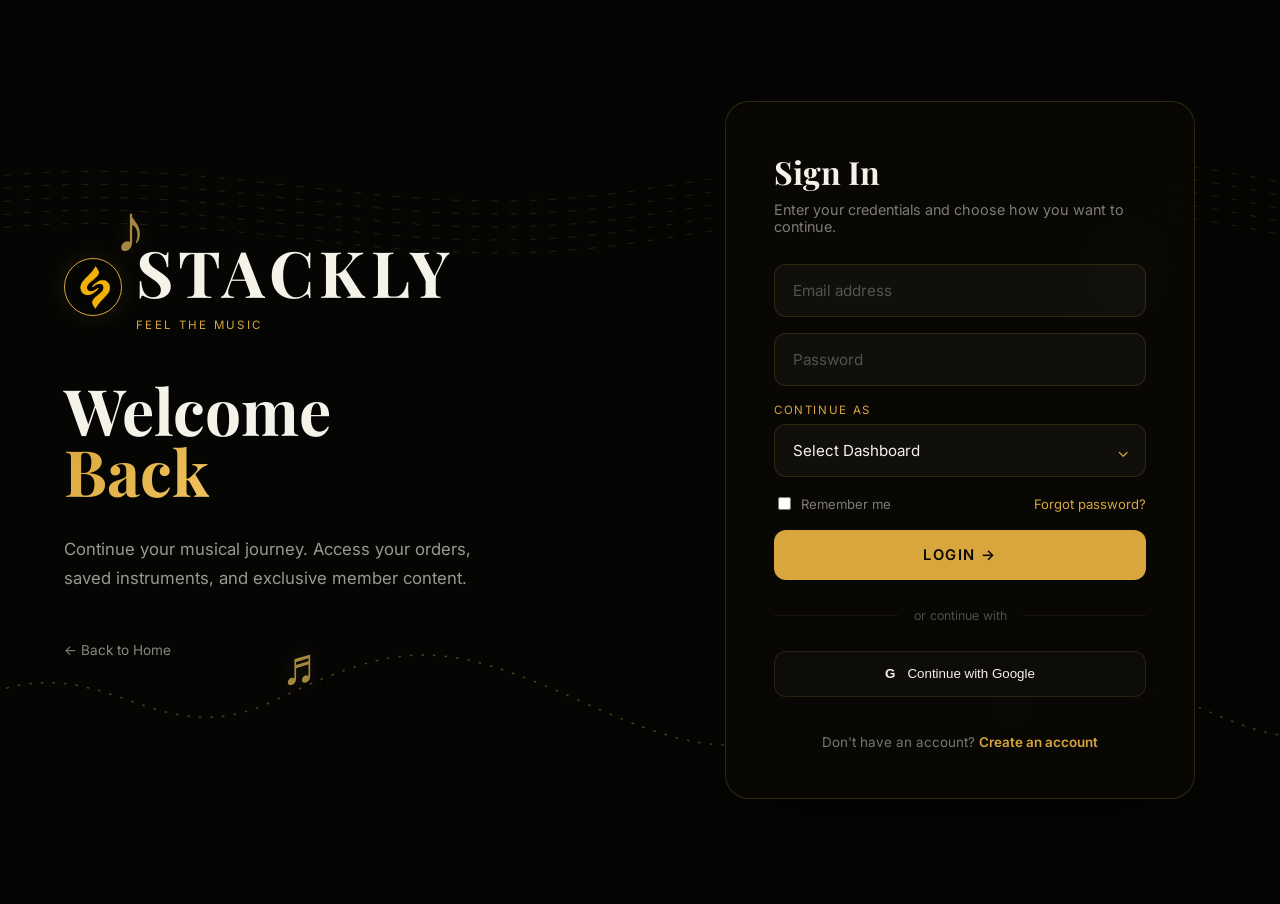
<file: login.html>
<!DOCTYPE html>
<html lang="en">
<head>
<meta charset="UTF-8"><meta name="viewport" content="width=device-width, initial-scale=1.0">
<title>Welcome Back — Stackly Music</title>
<link rel="preconnect" href="https://fonts.googleapis.com"><link href="https://fonts.googleapis.com/css2?family=Playfair+Display:wght@400;700&family=Inter:wght@300;400;500;600;700&display=swap" rel="stylesheet">

<style>
:root{--gold:#d8a63c;--light-gold:#f2c45f;--cream:#f5f2ea;--dark:#050504}
*{box-sizing:border-box}
html,body{margin:0;min-height:100%;font-family:Inter,Arial,sans-serif;background:#050504;color:var(--cream)}
body{overflow-x:hidden}
body::before{content:"";position:fixed;inset:0;z-index:-4;background:
radial-gradient(circle at 18% 20%,rgba(216,166,60,.12),transparent 28%),
radial-gradient(circle at 82% 70%,rgba(216,166,60,.09),transparent 30%),
linear-gradient(135deg,#050504,#0c0904 52%,#050504)}
body::after{content:"";position:fixed;inset:0;z-index:-3;opacity:.18;background-image:
linear-gradient(rgba(216,166,60,.09) 1px,transparent 1px),
linear-gradient(90deg,rgba(216,166,60,.09) 1px,transparent 1px);background-size:64px 64px}
.login-page{min-height:100vh;display:flex;position:relative;overflow:hidden}
.login-left,.login-right{position:relative;z-index:2}
.login-left{flex:1;display:flex;flex-direction:column;justify-content:center;padding:4rem 5vw}
.login-right{flex:1;display:flex;align-items:center;justify-content:center;padding:2rem 5vw}
.brand{display:inline-flex;align-items:center;gap:14px;text-decoration:none;color:var(--cream);width:max-content}
.login-left .brand{margin-bottom:3rem}
.brand-logo{width:58px;height:58px;border:1.5px solid var(--gold);border-radius:50%;display:grid;place-items:center;overflow:hidden;box-shadow:0 0 25px rgba(216,166,60,.12)}
.brand-logo img{width:78%;height:78%;object-fit:contain;filter:brightness(0)saturate(100%) invert(69%) sepia(53%) saturate(1020%) hue-rotate(359deg) brightness(97%) contrast(96%)}
.brand-text h1{font:700 1.7rem/1 "Playfair Display",serif;letter-spacing:.08em;margin:0;color:var(--cream)}
.brand-text span{display:block;color:var(--gold);font-size:.72rem;letter-spacing:.2em;text-transform:uppercase;margin-top:5px}
.login-left h1{font:700 clamp(3rem,5vw,5.5rem)/.95 "Playfair Display",serif;margin:0 0 1rem}
.login-left h1 span{background:linear-gradient(135deg,var(--gold),var(--light-gold));-webkit-background-clip:text;background-clip:text;-webkit-text-fill-color:transparent}
.login-left p{color:rgba(245,242,234,.62);font-size:1.05rem;max-width:430px;line-height:1.75}
.back-link{display:inline-flex;align-items:center;gap:.5rem;color:rgba(245,242,234,.55);text-decoration:none;font-size:.85rem;margin-top:2rem}
.back-link:hover{color:var(--gold)}
.login-card{width:100%;max-width:470px;padding:3rem;background:rgba(10,8,5,.78);backdrop-filter:blur(28px);border:1px solid rgba(216,166,60,.2);border-radius:24px;box-shadow:0 30px 90px rgba(0,0,0,.35)}
.login-card h2{font:700 2rem "Playfair Display",serif;margin:0 0 .5rem}
.subtitle{color:rgba(245,242,234,.5);font-size:.9rem;margin:0 0 1.8rem}
.login-form{display:flex;flex-direction:column;gap:1.05rem}
.login-form input,.role-select{width:100%;padding:1rem 1.15rem;background:rgba(255,255,255,.035);border:1px solid rgba(216,166,60,.16);border-radius:12px;color:var(--cream);font:400 .95rem Inter,Arial;outline:none}
.login-form input:focus,.role-select:focus{border-color:var(--gold);box-shadow:0 0 20px rgba(216,166,60,.1)}
.login-form input::placeholder{color:rgba(245,242,234,.3)}
.role-wrap{position:relative}
.role-wrap::after{content:"⌄";position:absolute;right:17px;top:50%;transform:translateY(-50%);color:var(--gold);pointer-events:none}
.role-select{appearance:none;cursor:pointer}
.role-select option{background:#0b0905;color:var(--cream)}
.role-label{display:block;color:var(--gold);font-size:.72rem;letter-spacing:.14em;text-transform:uppercase;margin:0 0 .45rem}
.login-options{display:flex;justify-content:space-between;align-items:center;font-size:.82rem;color:rgba(245,242,234,.5)}
.login-options label{display:flex;align-items:center;gap:.45rem}
.login-options a{color:var(--gold);text-decoration:none}
.main-btn,.register-btn{width:100%;padding:1rem;border:0;border-radius:12px;background:var(--gold);color:#080706;font:600 .92rem Inter,Arial;letter-spacing:.1em;text-transform:uppercase;cursor:pointer;transition:.3s}
.main-btn:hover,.register-btn:hover{transform:translateY(-2px);box-shadow:0 12px 30px rgba(216,166,60,.28)}
.divider{display:flex;align-items:center;gap:1rem;margin:.7rem 0;color:rgba(245,242,234,.3);font-size:.78rem}
.divider:before,.divider:after{content:"";flex:1;height:1px;background:rgba(216,166,60,.1)}
.google-btn{width:100%;padding:.9rem;background:rgba(255,255,255,.025);border:1px solid rgba(216,166,60,.15);border-radius:12px;color:var(--cream);display:flex;align-items:center;justify-content:center;gap:.75rem;cursor:pointer}
.register-line{text-align:center;color:rgba(245,242,234,.48);font-size:.84rem;margin:1.3rem 0 0}
.register-line a{color:var(--gold);text-decoration:none;font-weight:600}
.music-svg{position:absolute;inset:0;width:100%;height:100%;z-index:0;pointer-events:none}
.music-svg .staff{fill:none;stroke:rgba(216,166,60,.16);stroke-width:1;stroke-dasharray:8 14;animation:staff 18s linear infinite}
.music-svg .wave{fill:none;stroke:rgba(242,196,95,.3);stroke-width:1.5;stroke-dasharray:3 10;animation:wave 10s linear infinite}
.music-svg .note{fill:rgba(242,196,95,.68);filter:drop-shadow(0 0 10px rgba(216,166,60,.25));animation:note 6s ease-in-out infinite}
.music-svg .note:nth-of-type(2){animation-delay:-2s}.music-svg .note:nth-of-type(3){animation-delay:-4s}.music-svg .note:nth-of-type(4){animation-delay:-1s}
@keyframes staff{to{stroke-dashoffset:-220}}@keyframes wave{to{stroke-dashoffset:-260}}@keyframes note{0%,100%{transform:translateY(8px);opacity:.35}50%{transform:translateY(-16px);opacity:.9}}
@media(max-width:900px){
.login-page{flex-direction:column}.login-left{padding:2.2rem 1.4rem 1rem;text-align:center}.login-left .brand{margin:0 auto 2rem}.login-left p{margin:0 auto}.login-right{padding:1rem 1.1rem 2.2rem}.login-card{padding:1.6rem;border-radius:18px}.login-left h1{font-size:3rem}
}
</style>

</head>
<body>

<div class="music-svg" aria-hidden="true">
<svg viewBox="0 0 1440 900" preserveAspectRatio="none" width="100%" height="100%">
<g class="staff">
<path d="M-40 180 C250 145 430 230 720 190 S1180 130 1480 190"/>
<path d="M-40 193 C250 158 430 243 720 203 S1180 143 1480 203"/>
<path d="M-40 206 C250 171 430 256 720 216 S1180 156 1480 216"/>
<path d="M-40 219 C250 184 430 269 720 229 S1180 169 1480 229"/>
<path d="M-40 232 C250 197 430 282 720 242 S1180 182 1480 242"/>
</g>
<path class="wave" d="M-30 700 C120 640 170 760 310 700 S500 640 650 700 S840 760 990 700 S1180 640 1330 700 S1450 730 1490 700"/>
<text x="9%" y="28%" class="note" font-size="68">♪</text>
<text x="86%" y="32%" class="note" font-size="76">♫</text>
<text x="22%" y="76%" class="note" font-size="52">♬</text>
<text x="78%" y="80%" class="note" font-size="58">♪</text>
</svg>
</div>

<div class="login-page">
  <div class="login-left">
    <a href="index.html" class="brand">
      <div class="brand-logo"><img src="assets/logo.webp" alt="Stackly Music"></div>
      <div class="brand-text"><h1>STACKLY</h1><span>Feel The Music</span></div>
    </a>
    <h1>Welcome<br><span>Back</span></h1>
    <p>Continue your musical journey. Access your orders, saved instruments, and exclusive member content.</p>
    <a href="index.html" class="back-link">← Back to Home</a>
  </div>
  <div class="login-right">
    <div class="login-card">
      <h2>Sign In</h2>
      <p class="subtitle">Enter your credentials and choose how you want to continue.</p>
      <form class="login-form" id="loginForm">
        <input type="email" id="email" placeholder="Email address" required>
        <input type="password" id="password" placeholder="Password" minlength="6" required>

        <div>
          <label class="role-label" for="dashboard">Continue as</label>
          <div class="role-wrap">
            <select class="role-select" id="dashboard" required>
              <option value="">Select Dashboard</option>
              <option value="player-dashboard.html">Player Dashboard</option>
              <option value="listener-dashboard.html">Listener Dashboard</option>
            </select>
          </div>
        </div>

        <div class="login-options">
          <label><input type="checkbox" style="width:auto;padding:0"> Remember me</label>
          <a href="404.html">Forgot password?</a>
        </div>

        <button class="main-btn" type="submit">Login →</button>

        <div class="divider">or continue with</div>
        <button type="button" class="google-btn">
          <span style="font-weight:700">G</span> Continue with Google
        </button>

        <p class="register-line">Don't have an account? <a href="register-musica-premium.html">Create an account</a></p>
      </form>
    </div>
  </div>
</div>
<script>
document.getElementById('loginForm').addEventListener('submit',function(e){
  e.preventDefault();
  const dashboard=document.getElementById('dashboard').value;
  if(!dashboard){alert('Please choose Player Dashboard or Listener Dashboard.');return;}
  localStorage.setItem('stacklyUserEmail', document.getElementById('email').value.trim());
localStorage.setItem('stacklyUserName', document.getElementById('email').value.trim().split('@')[0]);
window.location.href=dashboard;
});
</script>

<script id="exact-login-identity">
document.addEventListener("DOMContentLoaded", function(){
  const form = document.getElementById("loginForm");
  if(!form) return;
  form.addEventListener("submit", function(){
    const email = document.getElementById("email");
    if(email && email.value.trim()){
      const exactEmail = email.value.trim();
      localStorage.setItem("stacklyUserEmail", exactEmail);
      localStorage.setItem("stacklyUserName", exactEmail.split("@")[0]);
    }
  }, true);
});
</script>

</body>
</html>
</file>
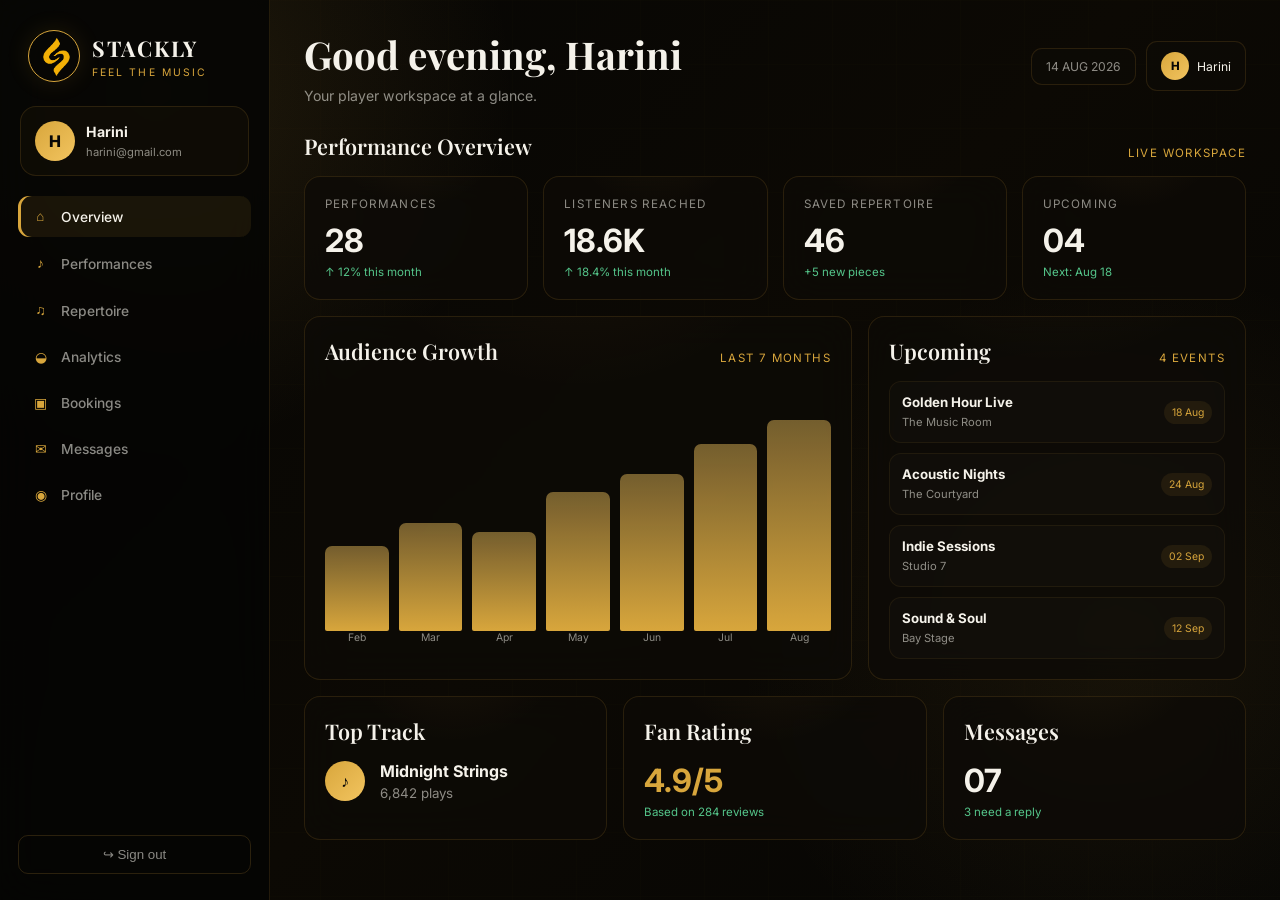
<file: player-dashboard.html>
<!DOCTYPE html>
<html lang="en">
<head>
<meta charset="UTF-8">
<meta name="viewport" content="width=device-width,initial-scale=1.0">
<title>Player Dashboard — Stackly Music</title>
<link rel="preconnect" href="https://fonts.googleapis.com">
<link href="https://fonts.googleapis.com/css2?family=Playfair+Display:wght@600;700&family=Inter:wght@300;400;500;600;700&display=swap" rel="stylesheet">
<style>
:root{
  --gold:#d8a63c;--light-gold:#f2c45f;--cream:#f5f2ea;
  --bg:#050504;--panel:rgba(14,11,7,.78);--line:rgba(216,166,60,.14);
  --muted:rgba(245,242,234,.56);--green:#55c58a;--red:#e77d7d;
}
*{box-sizing:border-box}html{scroll-behavior:smooth}
body{margin:0;background:var(--bg);color:var(--cream);font-family:Inter,Arial,sans-serif;overflow-x:hidden}
body:before{content:"";position:fixed;inset:0;z-index:-3;background:
radial-gradient(circle at 12% 10%,rgba(216,166,60,.13),transparent 26%),
radial-gradient(circle at 88% 72%,rgba(216,166,60,.08),transparent 30%),
linear-gradient(135deg,#050504,#0c0904 52%,#050504)}
body:after{content:"";position:fixed;inset:0;z-index:-2;opacity:.16;background-image:
linear-gradient(rgba(216,166,60,.08) 1px,transparent 1px),
linear-gradient(90deg,rgba(216,166,60,.08) 1px,transparent 1px);background-size:64px 64px;
animation:gridMove 25s linear infinite}
@keyframes gridMove{to{background-position:64px 64px,-64px 64px}}

.app{min-height:100vh;display:flex}
.sidebar{position:fixed;left:0;top:0;bottom:0;width:270px;padding:26px 18px;background:rgba(5,5,4,.88);border-right:1px solid var(--line);backdrop-filter:blur(22px);z-index:100;display:flex;flex-direction:column;transition:.35s ease}
.brand{display:flex;align-items:center;gap:12px;text-decoration:none;color:var(--cream);padding:4px 10px 24px}
.logo{width:52px;height:52px;border:1.5px solid var(--gold);border-radius:50%;display:grid;place-items:center;overflow:hidden;box-shadow:0 0 25px rgba(216,166,60,.12);animation:logoPulse 4s ease-in-out infinite}
.logo img{width:78%;height:78%;object-fit:contain;filter:brightness(0)saturate(100%) invert(69%) sepia(53%) saturate(1020%) hue-rotate(359deg) brightness(97%) contrast(96%)}
@keyframes logoPulse{50%{box-shadow:0 0 30px rgba(216,166,60,.2)}}
.brand h1{font:700 1.35rem "Playfair Display",serif;letter-spacing:.08em;margin:0}.brand span{display:block;color:var(--gold);font-size:.65rem;letter-spacing:.2em;text-transform:uppercase;margin-top:4px}
.profile-mini{border:1px solid var(--line);background:rgba(216,166,60,.035);border-radius:16px;padding:14px;margin:0 2px 20px;display:flex;align-items:center;gap:11px}
.avatar{width:40px;height:40px;border-radius:50%;display:grid;place-items:center;background:linear-gradient(135deg,var(--gold),var(--light-gold));color:#080706;font-weight:800}
.profile-mini strong{display:block;font-size:.88rem;white-space:nowrap;overflow:hidden;text-overflow:ellipsis;max-width:145px}.profile-mini small{color:var(--muted);font-size:.7rem}
.nav{display:flex;flex-direction:column;gap:6px}.nav button{border:0;background:transparent;color:var(--muted);padding:12px 13px;border-radius:11px;text-align:left;font:500 .86rem Inter;cursor:pointer;display:flex;align-items:center;gap:11px;transition:.25s}
.nav button:hover,.nav button.active{color:var(--cream);background:rgba(216,166,60,.09)}.nav button.active{box-shadow:inset 3px 0 var(--gold)}.nav .icon{width:19px;text-align:center;color:var(--gold)}
.sidebar-bottom{margin-top:auto}.logout{width:100%;border:1px solid rgba(216,166,60,.18);background:transparent;color:var(--muted);padding:11px;border-radius:10px;cursor:pointer}.logout:hover{color:var(--gold);border-color:var(--gold)}

.main{margin-left:270px;width:calc(100% - 270px);min-height:100vh;padding:28px 34px 50px}
.topbar{display:flex;justify-content:space-between;align-items:center;gap:20px;margin-bottom:28px}
.mobile-menu{display:none;border:1px solid var(--line);background:var(--panel);color:var(--gold);width:44px;height:44px;border-radius:11px;cursor:pointer}
.greeting h2{font:700 clamp(1.7rem,3vw,2.6rem) "Playfair Display",serif;margin:0}.greeting p{margin:7px 0 0;color:var(--muted);font-size:.88rem}
.top-actions{display:flex;align-items:center;gap:10px}.date-chip,.user-chip{border:1px solid var(--line);background:var(--panel);padding:10px 14px;border-radius:11px;color:var(--muted);font-size:.76rem}
.user-chip{display:flex;align-items:center;gap:8px;color:var(--cream)}.user-chip .avatar{width:28px;height:28px;font-size:.72rem}

.view{display:none;animation:viewIn .5s ease both}.view.active{display:block}
@keyframes viewIn{from{opacity:0;transform:translateY(12px)}to{opacity:1;transform:none}}
.section-title{display:flex;justify-content:space-between;align-items:end;margin:0 0 16px}.section-title h3{font:600 1.35rem "Playfair Display",serif;margin:0}.section-title span{color:var(--gold);font-size:.72rem;letter-spacing:.12em;text-transform:uppercase}

.cards{display:grid;grid-template-columns:repeat(4,1fr);gap:15px}
.card{background:var(--panel);border:1px solid var(--line);border-radius:16px;padding:20px;backdrop-filter:blur(18px);transition:.3s;position:relative;overflow:hidden}
.card:before{content:"";position:absolute;inset:-50%;background:radial-gradient(circle at 50% 0,rgba(216,166,60,.08),transparent 28%);pointer-events:none}
.card:hover{transform:translateY(-4px);border-color:rgba(216,166,60,.32);box-shadow:0 18px 45px rgba(0,0,0,.25)}
.stat-label{color:var(--muted);font-size:.73rem;text-transform:uppercase;letter-spacing:.1em}.stat{font-size:2rem;font-weight:700;margin:10px 0 5px}.stat-gold{color:var(--gold)}.trend{font-size:.72rem;color:var(--green)}.trend.down{color:var(--red)}
.grid-2{display:grid;grid-template-columns:1.45fr 1fr;gap:16px;margin-top:16px}.grid-3{display:grid;grid-template-columns:repeat(3,1fr);gap:16px;margin-top:16px}
.chart{height:250px;display:flex;align-items:end;gap:10px;padding-top:25px}.bar{flex:1;border-radius:7px 7px 2px 2px;background:linear-gradient(to top,var(--gold),rgba(242,196,95,.45));height:var(--h);animation:barUp .8s cubic-bezier(.2,.8,.2,1) both;transform-origin:bottom}
@keyframes barUp{from{height:0}to{height:var(--h)}}.bar-labels{display:flex;gap:10px;color:var(--muted);font-size:.65rem}.bar-labels span{flex:1;text-align:center}
.list{display:flex;flex-direction:column;gap:10px}.row{display:flex;align-items:center;gap:12px;padding:12px;border:1px solid rgba(216,166,60,.08);border-radius:12px;background:rgba(255,255,255,.015)}.row-main{flex:1}.row strong{display:block;font-size:.83rem}.row small{color:var(--muted);font-size:.7rem}.badge{font-size:.65rem;padding:5px 8px;border-radius:20px;background:rgba(216,166,60,.09);color:var(--gold)}.badge.green{color:var(--green);background:rgba(85,197,138,.08)}
.table-wrap{overflow:auto}.data-table{width:100%;border-collapse:collapse}.data-table th,.data-table td{text-align:left;padding:14px 10px;border-bottom:1px solid rgba(216,166,60,.08);font-size:.78rem}.data-table th{color:var(--gold);font-size:.68rem;text-transform:uppercase;letter-spacing:.1em}.data-table td{color:var(--muted)}
.profile-panel{display:grid;grid-template-columns:1fr 1fr;gap:16px}.profile-big{display:flex;align-items:center;gap:15px}.avatar.big{width:76px;height:76px;font-size:1.5rem}.detail{padding:13px 0;border-bottom:1px solid rgba(216,166,60,.08)}.detail label{display:block;color:var(--gold);font-size:.65rem;text-transform:uppercase;letter-spacing:.1em;margin-bottom:5px}.detail span{color:var(--muted);font-size:.84rem}
.empty-note{color:var(--muted);font-size:.85rem;padding:30px 0}.action{border:1px solid var(--gold);background:rgba(216,166,60,.08);color:var(--gold);border-radius:9px;padding:9px 13px;cursor:pointer}.action:hover{background:var(--gold);color:#080706}
.overlay{display:none;position:fixed;inset:0;background:rgba(0,0,0,.58);z-index:90}.overlay.open{display:block}

@media(max-width:1050px){.cards{grid-template-columns:repeat(2,1fr)}.grid-2,.profile-panel{grid-template-columns:1fr}}
@media(max-width:800px){
.sidebar{transform:translateX(-105%);width:285px}.sidebar.open{transform:none}.main{margin-left:0;width:100%;padding:20px 16px 40px}.mobile-menu{display:block}.topbar{align-items:flex-start}.date-chip{display:none}.top-actions{margin-left:auto}.user-chip span{display:none}.cards{grid-template-columns:1fr 1fr}.overlay.open{display:block}
}
@media(max-width:540px){.cards{grid-template-columns:1fr}.topbar{gap:10px}.greeting h2{font-size:1.55rem}.card{padding:16px}.grid-3{grid-template-columns:1fr}.data-table th:nth-child(3),.data-table td:nth-child(3){display:none}}
</style>
</head>
<body>
<div class="app">
<aside class="sidebar" id="sidebar">
  <a class="brand" href="index.html">
    <div class="logo"><img src="assets/logo.webp" alt="Stackly Music"></div>
    <div><h1>STACKLY</h1><span>Feel The Music</span></div>
  </a>
  <div class="profile-mini">
    <div class="avatar" id="sideAvatar">H</div>
    <div><strong id="sideName">Harini</strong><small id="sideEmail">harini@gmail.com</small></div>
  </div>
  <nav class="nav" id="nav">
    <button class="active" data-view="overview"><span class="icon">⌂</span>Overview</button>
    <button data-view="performances"><span class="icon">♪</span>Performances</button>
    <button data-view="repertoire"><span class="icon">♫</span>Repertoire</button>
    <button data-view="analytics"><span class="icon">◒</span>Analytics</button>
    <button data-view="bookings"><span class="icon">▣</span>Bookings</button>
    <button data-view="messages"><span class="icon">✉</span>Messages</button>
    <button data-view="profile"><span class="icon">◉</span>Profile</button>
  </nav>
  <div class="sidebar-bottom"><button class="logout" id="logout">↪ Sign out</button></div>
</aside>
<div class="overlay" id="overlay"></div>

<main class="main">
  <header class="topbar">
    <button class="mobile-menu" id="menuBtn" aria-label="Open menu">☰</button>
    <div class="greeting"><h2 id="greeting">Good evening, Harini</h2><p>Your player workspace at a glance.</p></div>
    <div class="top-actions"><div class="date-chip">14 AUG 2026</div><div class="user-chip"><div class="avatar" id="topAvatar">H</div><span id="topName">Harini</span></div></div>
  </header>

  <!-- OVERVIEW -->
  <section class="view active" id="overview">
    <div class="section-title"><h3>Performance Overview</h3><span>Live workspace</span></div>
    <div class="cards">
      <div class="card"><div class="stat-label">Performances</div><div class="stat">28</div><div class="trend">↑ 12% this month</div></div>
      <div class="card"><div class="stat-label">Listeners Reached</div><div class="stat">18.6K</div><div class="trend">↑ 18.4% this month</div></div>
      <div class="card"><div class="stat-label">Saved Repertoire</div><div class="stat">46</div><div class="trend">+5 new pieces</div></div>
      <div class="card"><div class="stat-label">Upcoming</div><div class="stat">04</div><div class="trend">Next: Aug 18</div></div>
    </div>
    <div class="grid-2">
      <div class="card">
        <div class="section-title"><h3>Audience Growth</h3><span>Last 7 months</span></div>
        <div class="chart">
          <i class="bar" style="--h:38%"></i><i class="bar" style="--h:48%"></i><i class="bar" style="--h:44%"></i><i class="bar" style="--h:62%"></i><i class="bar" style="--h:70%"></i><i class="bar" style="--h:83%"></i><i class="bar" style="--h:94%"></i>
        </div>
        <div class="bar-labels"><span>Feb</span><span>Mar</span><span>Apr</span><span>May</span><span>Jun</span><span>Jul</span><span>Aug</span></div>
      </div>
      <div class="card"><div class="section-title"><h3>Upcoming</h3><span>4 events</span></div><div class="list" id="upcomingList"></div></div>
    </div>
    <div class="grid-3">
      <div class="card"><div class="section-title"><h3>Top Track</h3></div><div class="profile-big"><div class="avatar">♪</div><div><strong>Midnight Strings</strong><small style="display:block;color:var(--muted);margin-top:4px">6,842 plays</small></div></div></div>
      <div class="card"><div class="section-title"><h3>Fan Rating</h3></div><div class="stat stat-gold">4.9/5</div><div class="trend">Based on 284 reviews</div></div>
      <div class="card"><div class="section-title"><h3>Messages</h3></div><div class="stat">07</div><div class="trend">3 need a reply</div></div>
    </div>
  </section>

  <!-- PERFORMANCES -->
  <section class="view" id="performances">
    <div class="section-title"><h3>Performances</h3><button class="action">+ Add Performance</button></div>
    <div class="card table-wrap"><table class="data-table"><thead><tr><th>Performance</th><th>Venue</th><th>Date</th><th>Audience</th><th>Status</th></tr></thead><tbody id="performanceRows"></tbody></table></div>
  </section>

  <!-- REPERTOIRE -->
  <section class="view" id="repertoire">
    <div class="section-title"><h3>My Repertoire</h3><button class="action">+ Add Piece</button></div>
    <div class="cards" id="repertoireCards"></div>
  </section>

  <!-- ANALYTICS -->
  <section class="view" id="analytics">
    <div class="section-title"><h3>Analytics</h3><span>Player statistics</span></div>
    <div class="cards">
      <div class="card"><div class="stat-label">Monthly Plays</div><div class="stat">42.8K</div><div class="trend">↑ 21.6%</div></div>
      <div class="card"><div class="stat-label">Profile Visits</div><div class="stat">8,420</div><div class="trend">↑ 14.2%</div></div>
      <div class="card"><div class="stat-label">New Followers</div><div class="stat">1,284</div><div class="trend">↑ 9.8%</div></div>
      <div class="card"><div class="stat-label">Engagement</div><div class="stat">72.4%</div><div class="trend">↑ 5.4%</div></div>
    </div>
    <div class="grid-2"><div class="card"><div class="section-title"><h3>Weekly Plays</h3></div><div class="chart"><i class="bar" style="--h:46%"></i><i class="bar" style="--h:68%"></i><i class="bar" style="--h:53%"></i><i class="bar" style="--h:80%"></i><i class="bar" style="--h:64%"></i><i class="bar" style="--h:91%"></i><i class="bar" style="--h:78%"></i></div><div class="bar-labels"><span>M</span><span>T</span><span>W</span><span>T</span><span>F</span><span>S</span><span>S</span></div></div><div class="card"><div class="section-title"><h3>Audience Mix</h3></div><div class="list"><div class="row"><div class="row-main"><strong>India</strong><small>46% of listeners</small></div><span class="badge">46%</span></div><div class="row"><div class="row-main"><strong>United States</strong><small>22% of listeners</small></div><span class="badge">22%</span></div><div class="row"><div class="row-main"><strong>United Kingdom</strong><small>14% of listeners</small></div><span class="badge">14%</span></div></div></div></div>
  </section>

  <!-- BOOKINGS -->
  <section class="view" id="bookings">
    <div class="section-title"><h3>Bookings</h3><button class="action">+ New Booking</button></div>
    <div class="card table-wrap"><table class="data-table"><thead><tr><th>Client</th><th>Event</th><th>Date</th><th>Fee</th><th>Status</th></tr></thead><tbody id="bookingRows"></tbody></table></div>
  </section>

  <!-- MESSAGES -->
  <section class="view" id="messages">
    <div class="section-title"><h3>Messages</h3><span>7 conversations</span></div>
    <div class="card"><div class="list" id="messageList"></div></div>
  </section>

  <!-- PROFILE -->
  <section class="view" id="profile">
    <div class="section-title"><h3>Profile</h3><button class="action">Edit Profile</button></div>
    <div class="profile-panel">
      <div class="card"><div class="profile-big"><div class="avatar big" id="profileAvatar">H</div><div><h3 id="profileName" style="margin:0 0 5px">Harini</h3><span style="color:var(--gold)">PLAYER</span></div></div><div class="detail"><label>Email</label><span id="profileEmail">harini@gmail.com</span></div><div class="detail"><label>Specialty</label><span>Guitar · Acoustic & Electric</span></div><div class="detail"><label>Location</label><span>Chennai, India</span></div></div>
      <div class="card"><div class="section-title"><h3>Player Details</h3></div><div class="detail"><label>Experience</label><span>8 years</span></div><div class="detail"><label>Genre</label><span>Indie · Acoustic · Soul</span></div><div class="detail"><label>Availability</label><span style="color:var(--green)">Available for bookings</span></div><div class="detail"><label>Member Since</label><span>March 2024</span></div></div>
    </div>
  </section>
</main>
</div>

<script>
/* ==========================================================
   SINGLE-FILE PLAYER DATA
   All dashboard data lives here. No JSON/API/data files needed.
   ========================================================== */
const PLAYER_DATA={
  performances:[
    {name:"Golden Hour Live",venue:"The Music Room",date:"18 Aug 2026",audience:"420",status:"Confirmed"},
    {name:"Acoustic Nights",venue:"The Courtyard",date:"24 Aug 2026",audience:"280",status:"Confirmed"},
    {name:"Indie Sessions",venue:"Studio 7",date:"02 Sep 2026",audience:"190",status:"Pending"},
    {name:"Sound & Soul",venue:"Bay Stage",date:"12 Sep 2026",audience:"650",status:"Confirmed"}
  ],
  repertoire:[
    {title:"Midnight Strings",type:"Original",plays:"6,842",genre:"Indie Soul"},
    {title:"Golden Hour",type:"Cover",plays:"5,204",genre:"Acoustic"},
    {title:"After Rain",type:"Original",plays:"4,891",genre:"Ambient"},
    {title:"City Lights",type:"Original",plays:"3,746",genre:"Indie"},
    {title:"Blue Room",type:"Cover",plays:"3,205",genre:"Jazz"},
    {title:"Slow Motion",type:"Original",plays:"2,981",genre:"Soul"}
  ],
  bookings:[
    {client:"Aria Events",event:"Corporate Evening",date:"18 Aug 2026",fee:"₹28,000",status:"Confirmed"},
    {client:"The Courtyard",event:"Acoustic Night",date:"24 Aug 2026",fee:"₹18,500",status:"Confirmed"},
    {client:"Studio 7",event:"Recording Session",date:"02 Sep 2026",fee:"₹12,000",status:"Pending"},
    {client:"Bay Stage",event:"Sound & Soul",date:"12 Sep 2026",fee:"₹35,000",status:"Confirmed"}
  ],
  messages:[
    {name:"Aria Events",text:"Can we confirm the set list for Aug 18?",time:"8 min ago",unread:true},
    {name:"The Music Room",text:"Your soundcheck is scheduled for 5:30 PM.",time:"42 min ago",unread:true},
    {name:"Studio 7",text:"The recording room is ready for your session.",time:"2 hr ago",unread:true},
    {name:"Maya Productions",text:"Loved your latest performance. Let's collaborate.",time:"Yesterday",unread:false},
    {name:"The Courtyard",text:"Thanks for confirming your availability.",time:"Yesterday",unread:false}
  ],
  upcoming:[
    {name:"Golden Hour Live",date:"18 Aug",venue:"The Music Room"},
    {name:"Acoustic Nights",date:"24 Aug",venue:"The Courtyard"},
    {name:"Indie Sessions",date:"02 Sep",venue:"Studio 7"},
    {name:"Sound & Soul",date:"12 Sep",venue:"Bay Stage"}
  ]
};

function getStoredUser(){
  const email=localStorage.getItem("stacklyUserEmail") || "harini@gmail.com";
  const raw=localStorage.getItem("stacklyUserName");
  const name=raw || email.split("@")[0].replace(/[._-]+/g," ").replace(/\b\w/g,c=>c.toUpperCase());
  return {email,name};
}
function initials(name){return name.split(/\s+/).map(x=>x[0]).join("").slice(0,2).toUpperCase()}
function applyUser(){
  const user=getStoredUser(), init=initials(user.name);
  ["sideName","topName","profileName","greeting"].forEach(id=>{
    const el=document.getElementById(id);
    if(el) el.textContent=id==="greeting" ? `Good evening, ${user.name}` : user.name;
  });
  ["sideEmail","profileEmail"].forEach(id=>{const el=document.getElementById(id);if(el)el.textContent=user.email});
  ["sideAvatar","topAvatar","profileAvatar"].forEach(id=>{const el=document.getElementById(id);if(el)el.textContent=init});
}
function render(){
  document.getElementById("upcomingList").innerHTML=PLAYER_DATA.upcoming.map(x=>`
    <div class="row"><div class="row-main"><strong>${x.name}</strong><small>${x.venue}</small></div><span class="badge">${x.date}</span></div>`).join("");
  document.getElementById("performanceRows").innerHTML=PLAYER_DATA.performances.map(x=>`
    <tr><td>${x.name}</td><td>${x.venue}</td><td>${x.date}</td><td>${x.audience}</td><td><span class="badge green">${x.status}</span></td></tr>`).join("");
  document.getElementById("bookingRows").innerHTML=PLAYER_DATA.bookings.map(x=>`
    <tr><td>${x.client}</td><td>${x.event}</td><td>${x.date}</td><td>${x.fee}</td><td><span class="badge ${x.status==="Confirmed"?"green":""}">${x.status}</span></td></tr>`).join("");
  document.getElementById("repertoireCards").innerHTML=PLAYER_DATA.repertoire.map(x=>`
    <div class="card"><div class="stat-label">${x.type}</div><div style="font:600 1.25rem 'Playfair Display',serif;margin:10px 0 7px">${x.title}</div><div style="color:var(--muted);font-size:.75rem">${x.genre}</div><div style="margin-top:18px;color:var(--gold);font-size:.78rem">${x.plays} plays</div></div>`).join("");
  document.getElementById("messageList").innerHTML=PLAYER_DATA.messages.map(x=>`
    <div class="row"><div class="avatar">${initials(x.name)}</div><div class="row-main"><strong>${x.name} ${x.unread?'<span style="color:var(--gold)">•</span>':''}</strong><small>${x.text}</small></div><span class="badge">${x.time}</span></div>`).join("");
}
function openView(view){
  document.querySelectorAll(".view").forEach(v=>v.classList.toggle("active",v.id===view));
  document.querySelectorAll(".nav button").forEach(b=>b.classList.toggle("active",b.dataset.view===view));
  document.getElementById("sidebar").classList.remove("open");
  document.getElementById("overlay").classList.remove("open");
  window.scrollTo({top:0,behavior:"smooth"});
}
document.querySelectorAll(".nav button").forEach(btn=>btn.addEventListener("click",()=>openView(btn.dataset.view)));
document.getElementById("menuBtn").addEventListener("click",()=>{document.getElementById("sidebar").classList.add("open");document.getElementById("overlay").classList.add("open")});
document.getElementById("overlay").addEventListener("click",()=>{document.getElementById("sidebar").classList.remove("open");document.getElementById("overlay").classList.remove("open")});
document.getElementById("logout").addEventListener("click",()=>{
  localStorage.removeItem("stacklyUserEmail");
  localStorage.removeItem("stacklyUserName");
  window.location.href="login.html";
});
applyUser();render();
</script>
</body>
</html>
</file>
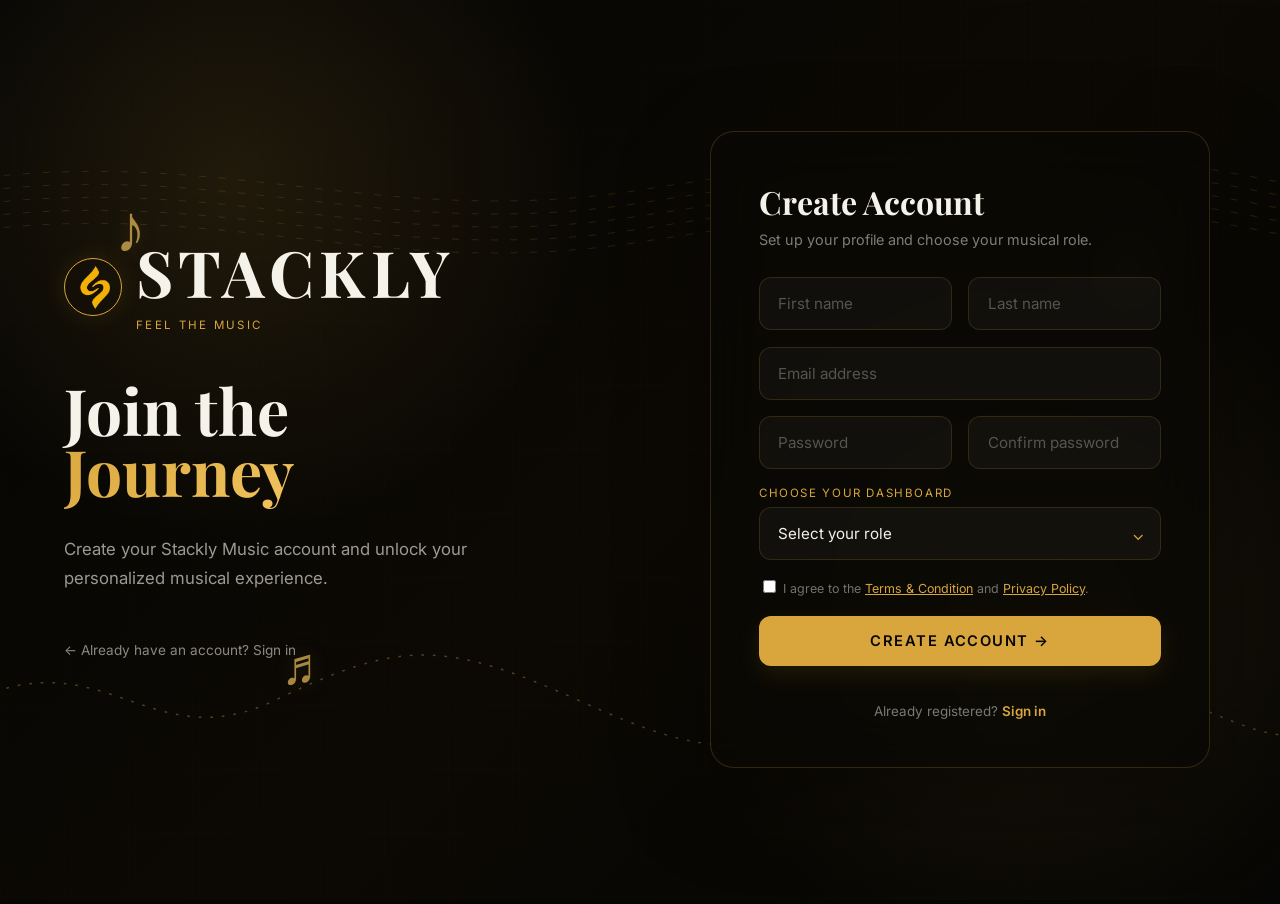
<file: register-musica-premium.html>
<!DOCTYPE html>
<html lang="en">
<head>
<meta charset="UTF-8"><meta name="viewport" content="width=device-width, initial-scale=1.0">
<title>Create Account — Stackly Music</title>
<link rel="preconnect" href="https://fonts.googleapis.com"><link href="https://fonts.googleapis.com/css2?family=Playfair+Display:wght@400;700&family=Inter:wght@300;400;500;600;700&display=swap" rel="stylesheet">

<style>
:root{--gold:#d8a63c;--light-gold:#f2c45f;--cream:#f5f2ea;--dark:#050504}
*{box-sizing:border-box}
html,body{margin:0;min-height:100%;font-family:Inter,Arial,sans-serif;background:#050504;color:var(--cream)}
body{overflow-x:hidden}
body::before{content:"";position:fixed;inset:0;z-index:-4;background:
radial-gradient(circle at 18% 20%,rgba(216,166,60,.12),transparent 28%),
radial-gradient(circle at 82% 70%,rgba(216,166,60,.09),transparent 30%),
linear-gradient(135deg,#050504,#0c0904 52%,#050504)}
body::after{content:"";position:fixed;inset:0;z-index:-3;opacity:.18;background-image:
linear-gradient(rgba(216,166,60,.09) 1px,transparent 1px),
linear-gradient(90deg,rgba(216,166,60,.09) 1px,transparent 1px);background-size:64px 64px}
.login-page{min-height:100vh;display:flex;position:relative;overflow:hidden}
.login-left,.login-right{position:relative;z-index:2}
.login-left{flex:1;display:flex;flex-direction:column;justify-content:center;padding:4rem 5vw}
.login-right{flex:1;display:flex;align-items:center;justify-content:center;padding:2rem 5vw}
.brand{display:inline-flex;align-items:center;gap:14px;text-decoration:none;color:var(--cream);width:max-content}
.login-left .brand{margin-bottom:3rem}
.brand-logo{width:58px;height:58px;border:1.5px solid var(--gold);border-radius:50%;display:grid;place-items:center;overflow:hidden;box-shadow:0 0 25px rgba(216,166,60,.12)}
.brand-logo img{width:78%;height:78%;object-fit:contain;filter:brightness(0)saturate(100%) invert(69%) sepia(53%) saturate(1020%) hue-rotate(359deg) brightness(97%) contrast(96%)}
.brand-text h1{font:700 1.7rem/1 "Playfair Display",serif;letter-spacing:.08em;margin:0;color:var(--cream)}
.brand-text span{display:block;color:var(--gold);font-size:.72rem;letter-spacing:.2em;text-transform:uppercase;margin-top:5px}
.login-left h1{font:700 clamp(3rem,5vw,5.5rem)/.95 "Playfair Display",serif;margin:0 0 1rem}
.login-left h1 span{background:linear-gradient(135deg,var(--gold),var(--light-gold));-webkit-background-clip:text;background-clip:text;-webkit-text-fill-color:transparent}
.login-left p{color:rgba(245,242,234,.62);font-size:1.05rem;max-width:430px;line-height:1.75}
.back-link{display:inline-flex;align-items:center;gap:.5rem;color:rgba(245,242,234,.55);text-decoration:none;font-size:.85rem;margin-top:2rem}
.back-link:hover{color:var(--gold)}
.login-card{width:100%;max-width:470px;padding:3rem;background:rgba(10,8,5,.78);backdrop-filter:blur(28px);border:1px solid rgba(216,166,60,.2);border-radius:24px;box-shadow:0 30px 90px rgba(0,0,0,.35)}
.login-card h2{font:700 2rem "Playfair Display",serif;margin:0 0 .5rem}
.subtitle{color:rgba(245,242,234,.5);font-size:.9rem;margin:0 0 1.8rem}
.login-form{display:flex;flex-direction:column;gap:1.05rem}
.login-form input,.role-select{width:100%;padding:1rem 1.15rem;background:rgba(255,255,255,.035);border:1px solid rgba(216,166,60,.16);border-radius:12px;color:var(--cream);font:400 .95rem Inter,Arial;outline:none}
.login-form input:focus,.role-select:focus{border-color:var(--gold);box-shadow:0 0 20px rgba(216,166,60,.1)}
.login-form input::placeholder{color:rgba(245,242,234,.3)}
.role-wrap{position:relative}
.role-wrap::after{content:"⌄";position:absolute;right:17px;top:50%;transform:translateY(-50%);color:var(--gold);pointer-events:none}
.role-select{appearance:none;cursor:pointer}
.role-select option{background:#0b0905;color:var(--cream)}
.role-label{display:block;color:var(--gold);font-size:.72rem;letter-spacing:.14em;text-transform:uppercase;margin:0 0 .45rem}
.login-options{display:flex;justify-content:space-between;align-items:center;font-size:.82rem;color:rgba(245,242,234,.5)}
.login-options label{display:flex;align-items:center;gap:.45rem}
.login-options a{color:var(--gold);text-decoration:none}
.main-btn,.register-btn{width:100%;padding:1rem;border:0;border-radius:12px;background:var(--gold);color:#080706;font:600 .92rem Inter,Arial;letter-spacing:.1em;text-transform:uppercase;cursor:pointer;transition:.3s}
.main-btn:hover,.register-btn:hover{transform:translateY(-2px);box-shadow:0 12px 30px rgba(216,166,60,.28)}
.divider{display:flex;align-items:center;gap:1rem;margin:.7rem 0;color:rgba(245,242,234,.3);font-size:.78rem}
.divider:before,.divider:after{content:"";flex:1;height:1px;background:rgba(216,166,60,.1)}
.google-btn{width:100%;padding:.9rem;background:rgba(255,255,255,.025);border:1px solid rgba(216,166,60,.15);border-radius:12px;color:var(--cream);display:flex;align-items:center;justify-content:center;gap:.75rem;cursor:pointer}
.register-line{text-align:center;color:rgba(245,242,234,.48);font-size:.84rem;margin:1.3rem 0 0}
.register-line a{color:var(--gold);text-decoration:none;font-weight:600}
.music-svg{position:absolute;inset:0;width:100%;height:100%;z-index:0;pointer-events:none}
.music-svg .staff{fill:none;stroke:rgba(216,166,60,.16);stroke-width:1;stroke-dasharray:8 14;animation:staff 18s linear infinite}
.music-svg .wave{fill:none;stroke:rgba(242,196,95,.3);stroke-width:1.5;stroke-dasharray:3 10;animation:wave 10s linear infinite}
.music-svg .note{fill:rgba(242,196,95,.68);filter:drop-shadow(0 0 10px rgba(216,166,60,.25));animation:note 6s ease-in-out infinite}
.music-svg .note:nth-of-type(2){animation-delay:-2s}.music-svg .note:nth-of-type(3){animation-delay:-4s}.music-svg .note:nth-of-type(4){animation-delay:-1s}
@keyframes staff{to{stroke-dashoffset:-220}}@keyframes wave{to{stroke-dashoffset:-260}}@keyframes note{0%,100%{transform:translateY(8px);opacity:.35}50%{transform:translateY(-16px);opacity:.9}}
@media(max-width:900px){
.login-page{flex-direction:column}.login-left{padding:2.2rem 1.4rem 1rem;text-align:center}.login-left .brand{margin:0 auto 2rem}.login-left p{margin:0 auto}.login-right{padding:1rem 1.1rem 2.2rem}.login-card{padding:1.6rem;border-radius:18px}.login-left h1{font-size:3rem}
}
</style>

<style>
.register-card{max-width:500px}
.register-grid{display:grid;grid-template-columns:1fr 1fr;gap:1.05rem}
.register-grid .full{grid-column:1/-1}
.terms{font-size:.78rem;line-height:1.5;color:rgba(245,242,234,.45)}
.terms a{color:var(--gold)}
@media(max-width:600px){.register-grid{grid-template-columns:1fr}.register-grid .full{grid-column:auto}}
</style>

<style id="register-full-animation-pack">
/* ===== REGISTER PAGE ANIMATION PACK ===== */
body{
  animation:pageFade .8s ease both;
}
@keyframes pageFade{
  from{opacity:0}
  to{opacity:1}
}

/* Ambient gold orbs */
body::before{
  animation:ambientMove 14s ease-in-out infinite alternate !important;
}
@keyframes ambientMove{
  0%{transform:scale(1) translate3d(0,0,0)}
  50%{transform:scale(1.05) translate3d(1.5%,1%,0)}
  100%{transform:scale(1.02) translate3d(-1%,2%,0)}
}

/* Moving grid */
body::after{
  animation:gridMove 24s linear infinite !important;
}
@keyframes gridMove{
  from{background-position:0 0,0 0}
  to{background-position:64px 64px,-64px 64px}
}

/* Left content reveal */
.login-left .brand{
  animation:slideInLeft .8s cubic-bezier(.2,.8,.2,1) both;
}
.login-left h1{
  animation:slideInLeft .9s .12s cubic-bezier(.2,.8,.2,1) both;
}
.login-left p{
  animation:slideInLeft .9s .22s cubic-bezier(.2,.8,.2,1) both;
}
.login-left .back-link{
  animation:slideInLeft .9s .32s cubic-bezier(.2,.8,.2,1) both;
}
@keyframes slideInLeft{
  from{opacity:0;transform:translateX(-35px)}
  to{opacity:1;transform:translateX(0)}
}

/* Card reveal */
.register-card{
  animation:cardReveal 1s .12s cubic-bezier(.16,1,.3,1) both;
}
@keyframes cardReveal{
  from{opacity:0;transform:translateY(35px) scale(.97)}
  to{opacity:1;transform:translateY(0) scale(1)}
}

/* Gold breathing border */
.register-card{
  animation:
    cardReveal 1s .12s cubic-bezier(.16,1,.3,1) both,
    cardGlow 5s 1.2s ease-in-out infinite;
}
@keyframes cardGlow{
  0%,100%{box-shadow:0 30px 90px rgba(0,0,0,.35),0 0 0 rgba(216,166,60,0)}
  50%{box-shadow:0 30px 90px rgba(0,0,0,.35),0 0 38px rgba(216,166,60,.08)}
}

/* Inputs animate in sequentially */
.register-grid > input:nth-child(1){animation:fieldUp .6s .35s both}
.register-grid > input:nth-child(2){animation:fieldUp .6s .42s both}
.register-grid > input:nth-child(3){animation:fieldUp .6s .49s both}
.register-grid > input:nth-child(4){animation:fieldUp .6s .56s both}
.register-grid > input:nth-child(5){animation:fieldUp .6s .63s both}
.register-grid > div{animation:fieldUp .6s .70s both}
.terms{animation:fieldUp .6s .77s both}
.register-btn{animation:fieldUp .6s .84s both}
.register-line{animation:fieldUp .6s .91s both}

@keyframes fieldUp{
  from{opacity:0;transform:translateY(14px)}
  to{opacity:1;transform:translateY(0)}
}

/* Input focus glow */
.login-form input,
.role-select{
  transition:
    border-color .3s ease,
    box-shadow .3s ease,
    background .3s ease,
    transform .3s ease !important;
}
.login-form input:focus,
.role-select:focus{
  transform:translateY(-1px) !important;
  background:rgba(216,166,60,.045) !important;
}

/* Select arrow pulse */
.role-wrap::after{
  animation:arrowPulse 2.5s ease-in-out infinite;
}
@keyframes arrowPulse{
  0%,100%{opacity:.55}
  50%{opacity:1}
}

/* Button shimmer */
.register-btn{
  position:relative !important;
  overflow:hidden !important;
}
.register-btn::before{
  content:"";
  position:absolute;
  top:0;
  left:-120%;
  width:70%;
  height:100%;
  background:linear-gradient(105deg,transparent,rgba(255,255,255,.28),transparent);
  transform:skewX(-18deg);
  animation:buttonShimmer 4s 1.8s ease-in-out infinite;
}
.register-btn{
  box-shadow:0 8px 24px rgba(216,166,60,.12);
}
@keyframes buttonShimmer{
  0%,45%{left:-120%}
  70%,100%{left:150%}
}

/* Floating musical notes */
.music-svg .note{
  animation:
    noteFloat 6s ease-in-out infinite,
    noteGlow 3s ease-in-out infinite alternate !important;
}
@keyframes noteFloat{
  0%,100%{transform:translateY(10px) rotate(-4deg)}
  50%{transform:translateY(-22px) rotate(5deg)}
}
@keyframes noteGlow{
  from{filter:drop-shadow(0 0 5px rgba(216,166,60,.18))}
  to{filter:drop-shadow(0 0 18px rgba(216,166,60,.5))}
}

/* Musical staff / waveform motion */
.music-svg .staff{
  animation:staffFlow 18s linear infinite !important;
}
.music-svg .wave{
  animation:waveFlow 9s linear infinite !important;
}
@keyframes staffFlow{
  from{stroke-dashoffset:0}
  to{stroke-dashoffset:-280}
}
@keyframes waveFlow{
  from{stroke-dashoffset:0}
  to{stroke-dashoffset:-320}
}

/* Brand logo soft pulse */
.brand-logo{
  animation:logoPulse 4s ease-in-out infinite;
}
@keyframes logoPulse{
  0%,100%{box-shadow:0 0 20px rgba(216,166,60,.08)}
  50%{box-shadow:0 0 30px rgba(216,166,60,.18)}
}

/* Back link arrow motion */
.back-link:hover svg{
  transform:translateX(-4px);
}
.back-link svg{
  transition:transform .3s ease;
}

/* Mobile animation stays smooth */
@media(max-width:900px){
  .login-left .brand{animation-delay:.05s}
  .register-card{animation-delay:.05s}
}
@media(prefers-reduced-motion:reduce){
  *,*::before,*::after{
    animation-duration:.01ms !important;
    animation-iteration-count:1 !important;
    transition-duration:.01ms !important;
  }
}
</style>

</head>
<body>

<div class="music-svg" aria-hidden="true">
<svg viewBox="0 0 1440 900" preserveAspectRatio="none" width="100%" height="100%">
<g class="staff">
<path d="M-40 180 C250 145 430 230 720 190 S1180 130 1480 190"/>
<path d="M-40 193 C250 158 430 243 720 203 S1180 143 1480 203"/>
<path d="M-40 206 C250 171 430 256 720 216 S1180 156 1480 216"/>
<path d="M-40 219 C250 184 430 269 720 229 S1180 169 1480 229"/>
<path d="M-40 232 C250 197 430 282 720 242 S1180 182 1480 242"/>
</g>
<path class="wave" d="M-30 700 C120 640 170 760 310 700 S500 640 650 700 S840 760 990 700 S1180 640 1330 700 S1450 730 1490 700"/>
<text x="9%" y="28%" class="note" font-size="68">♪</text>
<text x="86%" y="32%" class="note" font-size="76">♫</text>
<text x="22%" y="76%" class="note" font-size="52">♬</text>
<text x="78%" y="80%" class="note" font-size="58">♪</text>
</svg>
</div>

<div class="login-page">
  <div class="login-left">
    <a href="index.html" class="brand">
      <div class="brand-logo"><img src="assets/logo.webp" alt="Stackly Music"></div>
      <div class="brand-text"><h1>STACKLY</h1><span>Feel The Music</span></div>
    </a>
    <h1>Join the<br><span>Journey</span></h1>
    <p>Create your Stackly Music account and unlock your personalized musical experience.</p>
    <a href="login-musica-role-fixed.html" class="back-link">← Already have an account? Sign in</a>
  </div>

  <div class="login-right">
    <div class="login-card register-card">
      <h2>Create Account</h2>
      <p class="subtitle">Set up your profile and choose your musical role.</p>

      <form class="login-form" id="registerForm">
        <div class="register-grid">
          <input type="text" id="firstName" placeholder="First name" required>
          <input type="text" id="lastName" placeholder="Last name" required>
          <input class="full" type="email" id="regEmail" placeholder="Email address" required>
          <input type="password" id="regPassword" placeholder="Password" minlength="6" required>
          <input type="password" id="confirmPassword" placeholder="Confirm password" minlength="6" required>

          <div class="full">
            <label class="role-label" for="role">Choose your dashboard</label>
            <div class="role-wrap">
              <select class="role-select" id="role" required>
                <option value="">Select your role</option>
                <option value="player-dashboard.html">Player — I create and perform music</option>
                <option value="listener-dashboard.html">Listener — I discover and enjoy music</option>
              </select>
            </div>
          </div>
        </div>

        <label class="terms">
          <input type="checkbox" id="terms" required style="width:auto;padding:0">
          I agree to the <a href="404.html">Terms &amp; Condition</a> and <a href="404.html">Privacy Policy</a>.
        </label>

        <button class="register-btn" type="submit">Create Account →</button>

        <p class="register-line">Already registered? <a href="login.html">Sign in</a></p>
      </form>
    </div>
  </div>
</div>



<script id="register-role-flow-final">
document.getElementById('registerForm').addEventListener('submit',function(e){
  e.preventDefault();

  const password = document.getElementById('regPassword').value;
  const confirm = document.getElementById('confirmPassword').value;
  const role = document.getElementById('role').value;

  if(password !== confirm){
    alert('Passwords do not match.');
    return;
  }

  if(!role){
    alert('Please choose Player or Listener.');
    return;
  }

  window.location.href = role;
});
</script>

</body>
</html>
</file>
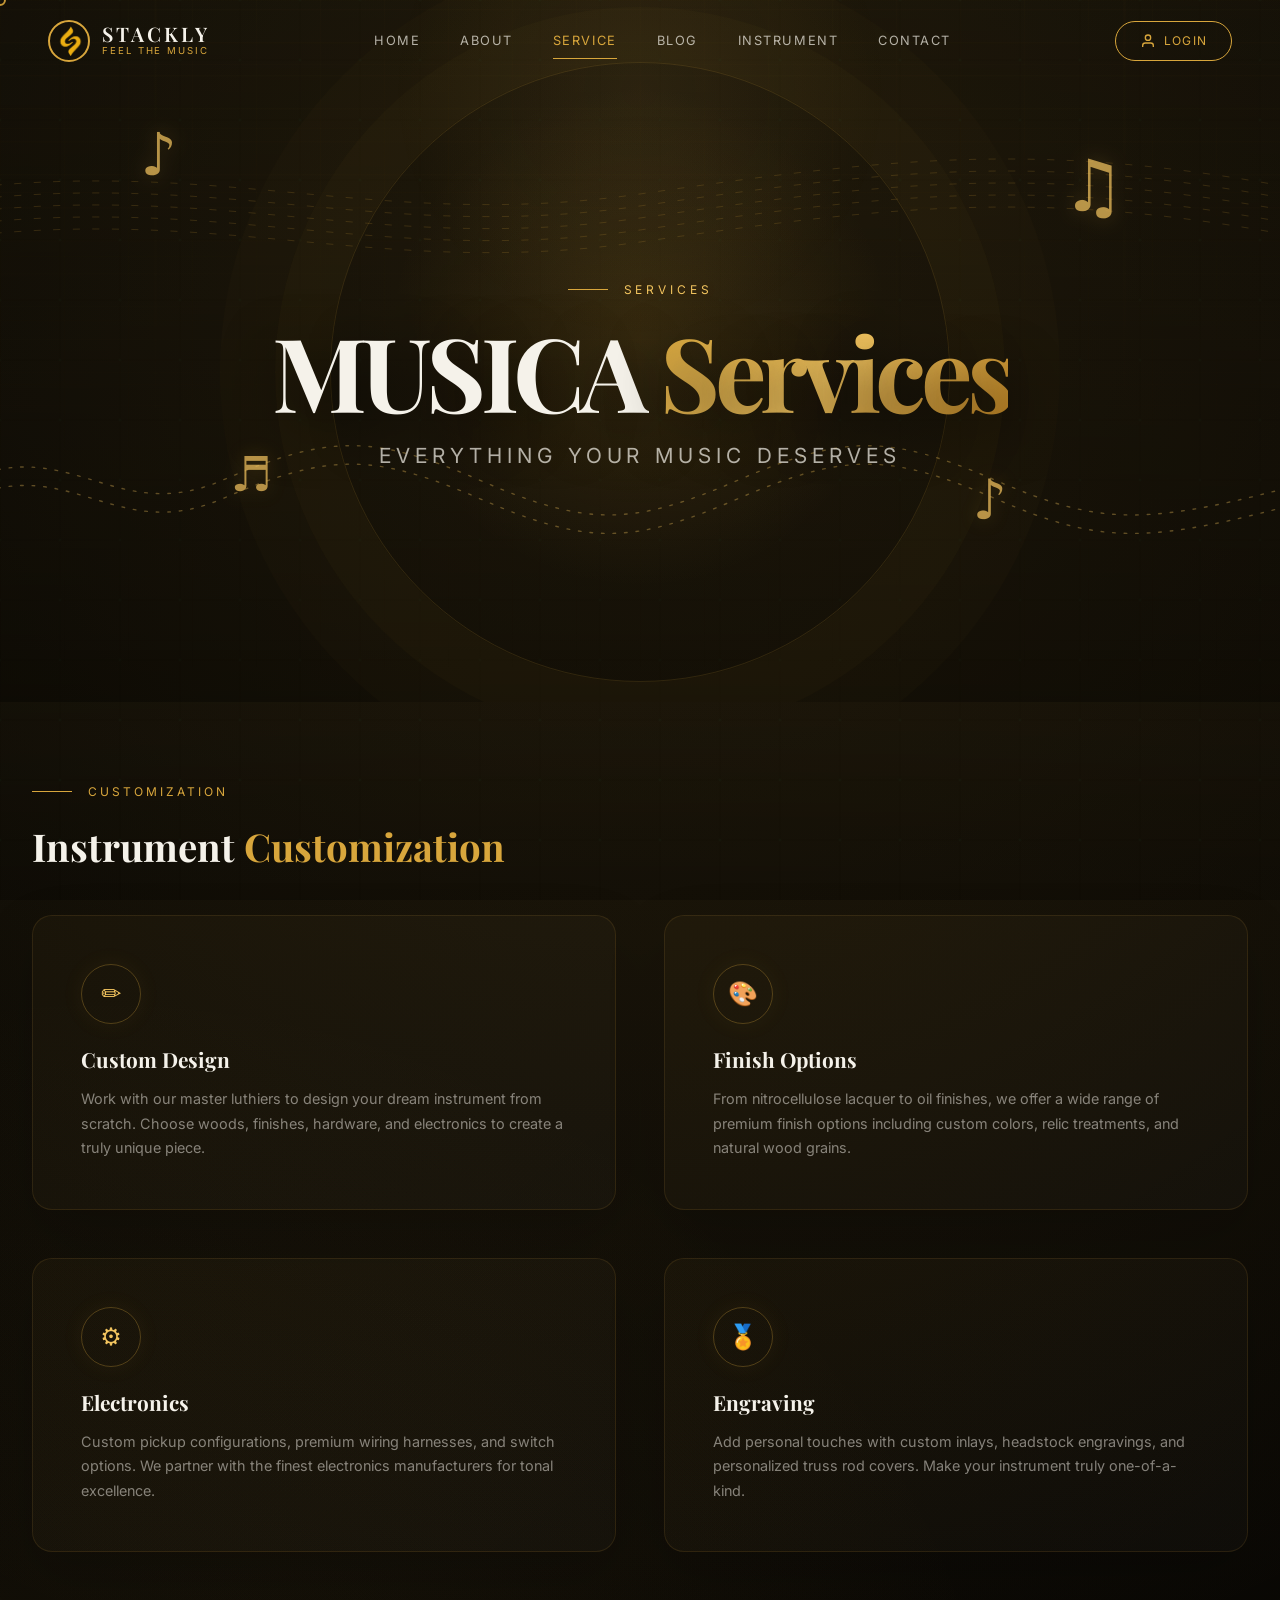
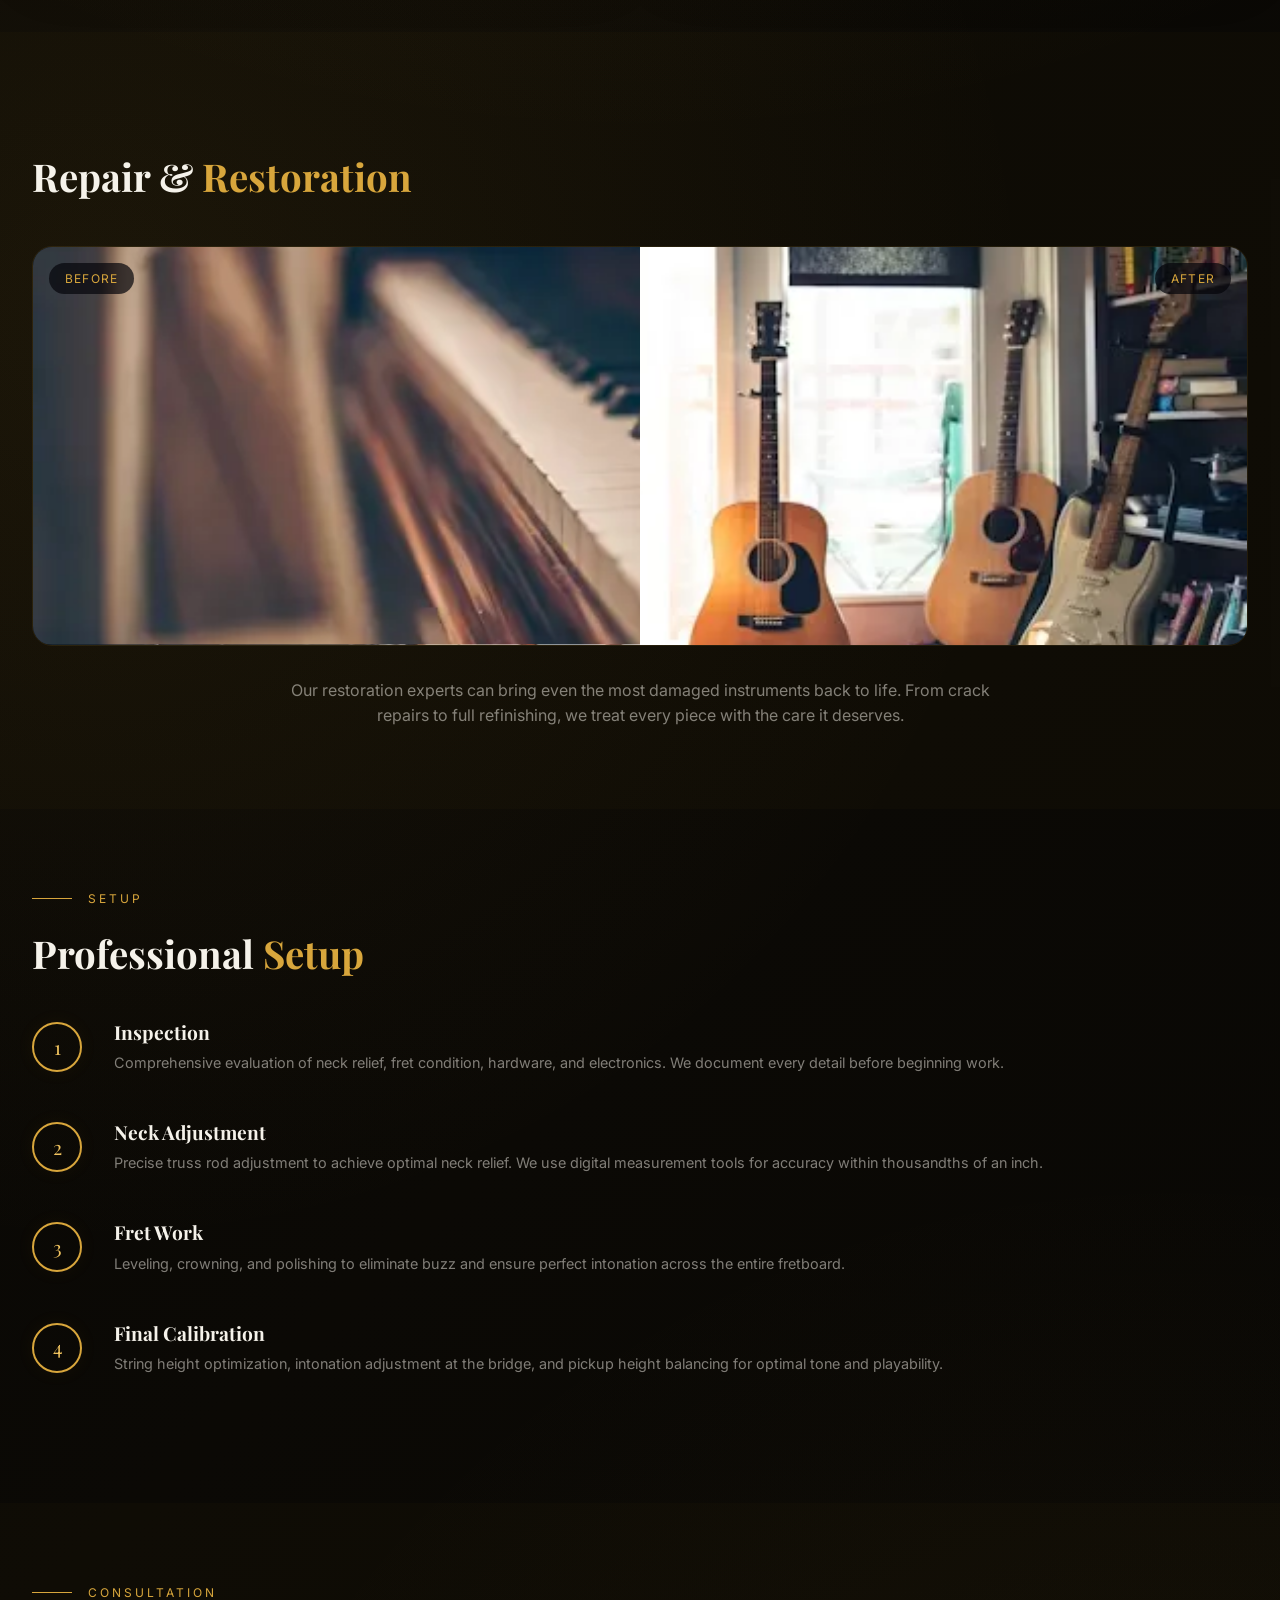
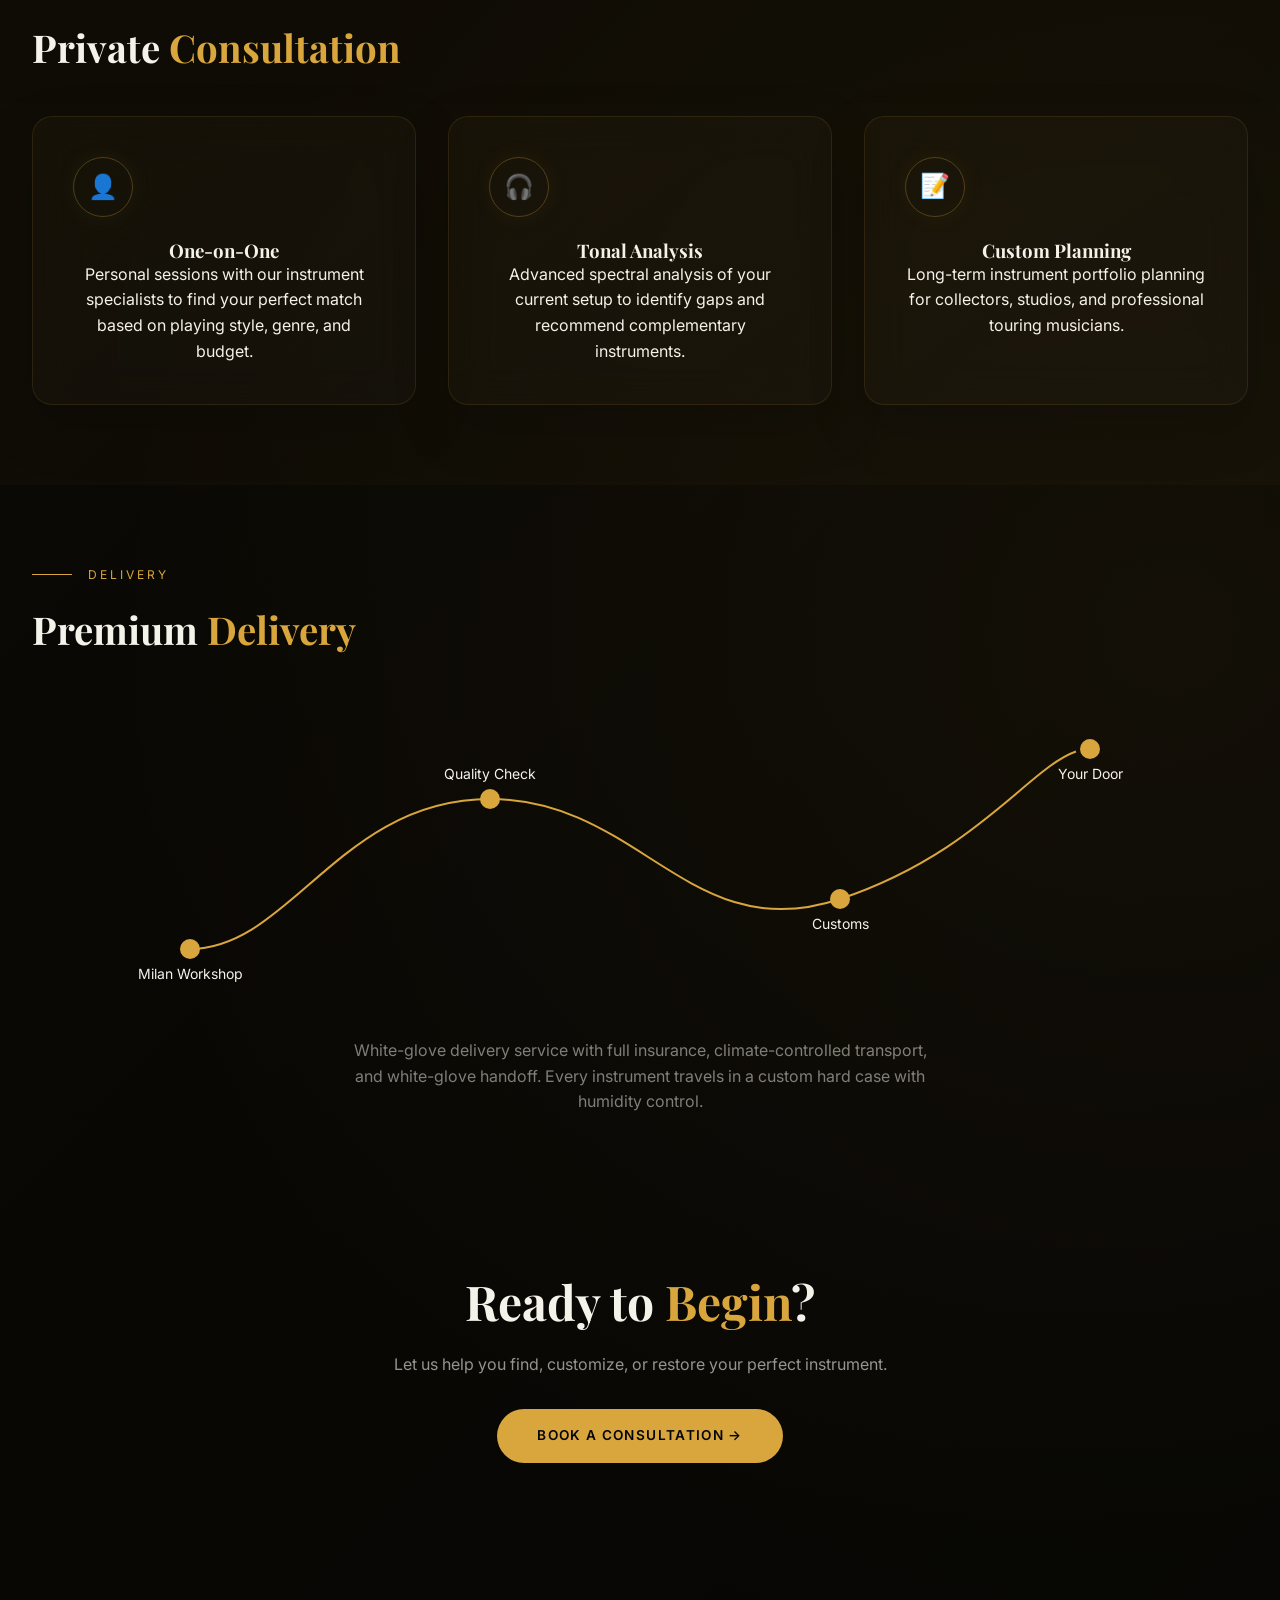
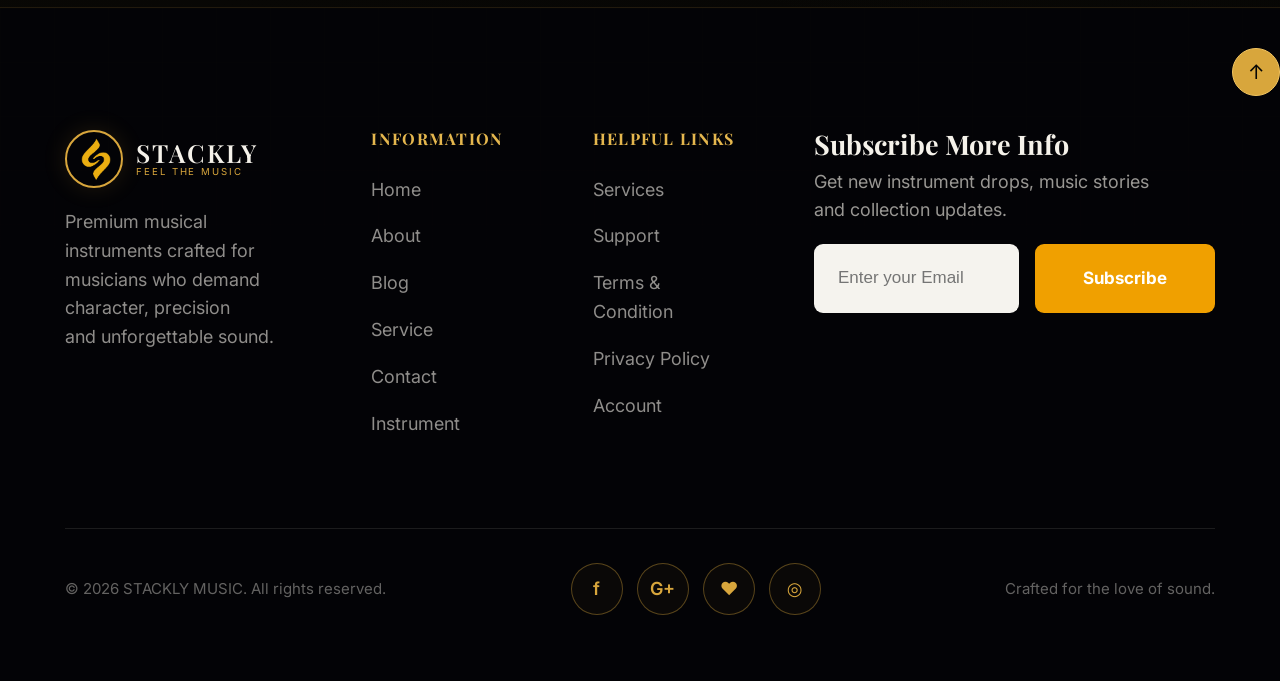
<file: service.html>
<!DOCTYPE html>
<html lang="en">
<head>
  <meta charset="UTF-8">
  <meta name="viewport" content="width=device-width, initial-scale=1.0">
  <title>MUSICA Services — Everything Your Music Deserves</title>
  <link rel="preconnect" href="https://fonts.googleapis.com">
  <link href="https://fonts.googleapis.com/css2?family=Playfair+Display:wght@400;700&family=Inter:wght@300;400;500;600;700&display=swap" rel="stylesheet">
  <link rel="stylesheet" href="css/style.css">
  <link rel="stylesheet" href="css/animations.css">
  <style>
    .service-hero { min-height: 60vh; display: flex; align-items: center; justify-content: center; text-align: center; position: relative; padding-top: 120px; padding-bottom: 3rem; }
    .service-section { padding: 5rem 0; }
    .service-grid { display: grid; grid-template-columns: repeat(2, 1fr); gap: 3rem; }
    .service-card { background: rgba(255,255,255,0.02); border: 1px solid rgba(216,166,60,0.08); border-radius: 20px; padding: 3rem; transition: all 0.4s ease; }
    .service-card:hover { border-color: rgba(216,166,60,0.25); transform: translateY(-5px); box-shadow: 0 20px 40px rgba(0,0,0,0.2); }
    .service-card-icon { width: 60px; height: 60px; border: 1px solid rgba(216,166,60,0.2); border-radius: 50%; display: flex; align-items: center; justify-content: center; margin-bottom: 1.5rem; color: var(--gold); font-size: 1.5rem; }
    .service-card h3 { font-size: 1.3rem; margin-bottom: 1rem; color: var(--white); }
    .service-card p { color: rgba(245,242,234,0.5); font-size: 0.9rem; line-height: 1.7; }
    .before-after { position: relative; height: 400px; border-radius: 20px; overflow: hidden; border: 1px solid rgba(216,166,60,0.1); }
    .before-after img { position: absolute; inset: 0; width: 100%; height: 100%; object-fit: cover; }
    .before-after .after { clip-path: inset(0 50% 0 0); transition: clip-path 0.5s ease; }
    .before-after:hover .after { clip-path: inset(0 0 0 0); }
    .before-after-label { position: absolute; top: 1rem; padding: 0.4rem 1rem; background: rgba(5,5,10,0.7); border-radius: 50px; font-size: 0.75rem; letter-spacing: 0.1em; text-transform: uppercase; color: var(--gold); z-index: 2; }
    .before-label { left: 1rem; }
    .after-label { right: 1rem; }
    .steps-section { padding: 5rem 0; }
    .step { display: flex; gap: 2rem; margin-bottom: 3rem; opacity: 0; transform: translateX(-30px); transition: all 0.6s ease; }
    .step.visible { opacity: 1; transform: translateX(0); }
    .step-number { width: 50px; height: 50px; border: 2px solid var(--gold); border-radius: 50%; display: flex; align-items: center; justify-content: center; font-family: var(--font-serif); font-size: 1.2rem; color: var(--gold); flex-shrink: 0; }
    .step-content h3 { font-size: 1.2rem; margin-bottom: 0.5rem; color: var(--white); }
    .step-content p { color: rgba(245,242,234,0.5); font-size: 0.9rem; line-height: 1.6; }
    .consult-cards { display: grid; grid-template-columns: repeat(3, 1fr); gap: 2rem; }
    .consult-card { background: rgba(255,255,255,0.03); backdrop-filter: blur(20px); border: 1px solid rgba(216,166,60,0.1); border-radius: 20px; padding: 2.5rem; text-align: center; transition: all 0.4s ease; }
    .consult-card:hover { transform: translateY(-8px); border-color: rgba(216,166,60,0.3); box-shadow: 0 20px 40px rgba(0,0,0,0.3); }
    .route-section { padding: 5rem 0; }
    .route-svg { width: 100%; height: 300px; }
    .route-svg path { stroke: var(--gold); stroke-width: 2; fill: none; stroke-dasharray: 1000; stroke-dashoffset: 1000; transition: stroke-dashoffset 3s ease; }
    .route-svg.reveal.visible path { stroke-dashoffset: 0; }
    .route-svg circle { fill: var(--gold); opacity: 0; transition: opacity 0.5s ease; }
    .route-svg.reveal.visible circle { opacity: 1; }
    .route-svg.reveal.visible circle:nth-child(2) { transition-delay: 0.5s; }
    .route-svg.reveal.visible circle:nth-child(3) { transition-delay: 1s; }
    .route-svg.reveal.visible circle:nth-child(4) { transition-delay: 1.5s; }
    .route-svg.reveal.visible circle:nth-child(5) { transition-delay: 2s; }
    @media (max-width: 1024px) { .service-grid { grid-template-columns: 1fr; } .consult-cards { grid-template-columns: 1fr; } }
  </style>

<style id="service-premium-gold-upgrade">
:root{
  --service-gold:#d8a63c;
  --service-light-gold:#f2c45f;
}

/* =========================================================
   GOLD ATMOSPHERE — subtle, not flat
   ========================================================= */
body.bg-inner{
  background:
    radial-gradient(circle at 50% 5%,rgba(216,166,60,.15),transparent 28%),
    radial-gradient(circle at 8% 35%,rgba(216,166,60,.075),transparent 25%),
    radial-gradient(circle at 92% 70%,rgba(216,166,60,.055),transparent 27%),
    linear-gradient(135deg,#050504 0%,#0b0905 48%,#050504 100%) !important;
  position:relative;
  overflow-x:hidden;
}

body.bg-inner::before{
  content:"";
  position:fixed;
  inset:0;
  z-index:-5;
  pointer-events:none;
  opacity:.20;
  background-image:
    linear-gradient(rgba(216,166,60,.09) 1px,transparent 1px),
    linear-gradient(90deg,rgba(216,166,60,.09) 1px,transparent 1px);
  background-size:64px 64px;
  mask-image:linear-gradient(to bottom,black,transparent 92%);
}

body.bg-inner::after{
  content:"";
  position:fixed;
  inset:0;
  z-index:-4;
  pointer-events:none;
  background:
    radial-gradient(circle at 50% 10%,rgba(242,196,95,.08),transparent 24%),
    linear-gradient(180deg,transparent 0 72%,rgba(0,0,0,.22));
}

/* Keep existing green grid from overpowering the new gold look. */
.green-grid{
  opacity:.10 !important;
}

/* =========================================================
   SERVICE HERO — stronger + musical SVG atmosphere
   ========================================================= */
.service-hero{
  min-height:78vh !important;
  padding:150px 20px 100px !important;
  overflow:hidden;
  isolation:isolate;
  background:
    radial-gradient(circle at 50% 48%,rgba(216,166,60,.13),transparent 34%),
    linear-gradient(180deg,rgba(0,0,0,.08),rgba(0,0,0,.30));
}

.service-hero::before{
  content:"";
  position:absolute;
  width:620px;
  height:620px;
  left:50%;
  top:53%;
  transform:translate(-50%,-50%);
  border:1px solid rgba(216,166,60,.15);
  border-radius:50%;
  box-shadow:
    0 0 0 55px rgba(216,166,60,.025),
    0 0 0 110px rgba(216,166,60,.017);
  z-index:-1;
}

.service-hero::after{
  content:"";
  position:absolute;
  inset:0;
  z-index:-1;
  opacity:.38;
  background:
    repeating-linear-gradient(
      0deg,
      transparent 0 31px,
      rgba(216,166,60,.045) 32px 33px
    ),
    linear-gradient(
      90deg,
      transparent 0 12%,
      rgba(216,166,60,.04) 12.1% 12.2%,
      transparent 12.3% 87.7%,
      rgba(216,166,60,.04) 87.8% 87.9%,
      transparent 88%
    );
  mask-image:linear-gradient(to bottom,black,transparent 80%);
}

.service-hero > .container{
  position:relative;
  z-index:4;
}

.service-hero .section-label{
  color:var(--service-light-gold) !important;
  letter-spacing:.32em !important;
  text-shadow:0 0 24px rgba(242,196,95,.18);
}

.service-hero h1{
  font-size:clamp(3.2rem,8vw,7rem) !important;
  line-height:.94 !important;
  letter-spacing:-.055em !important;
  margin:1.15rem 0 1.25rem !important;
  text-shadow:0 15px 55px rgba(0,0,0,.65);
}

.service-hero h1 span{
  background:linear-gradient(135deg,#d8a63c,#f2c45f,#b77e20) !important;
  -webkit-background-clip:text !important;
  background-clip:text !important;
}

.service-hero p{
  font-size:clamp(1rem,2vw,1.3rem) !important;
  letter-spacing:.24em;
  text-transform:uppercase;
  color:rgba(245,242,234,.70) !important;
}

/* Music SVG */
.service-music-svg{
  position:absolute;
  inset:0;
  width:100%;
  height:100%;
  z-index:1;
  pointer-events:none;
  overflow:hidden;
}

.service-music-svg .staff{
  fill:none;
  stroke:rgba(216,166,60,.19);
  stroke-width:1;
  stroke-dasharray:8 14;
  animation:serviceStaffMove 18s linear infinite;
}

.service-music-svg .wave{
  fill:none;
  stroke:rgba(242,196,95,.34);
  stroke-width:1.5;
  stroke-linecap:round;
  stroke-dasharray:3 10;
  animation:serviceWaveMove 10s linear infinite;
}

.service-music-svg .note{
  fill:rgba(242,196,95,.72);
  filter:drop-shadow(0 0 10px rgba(216,166,60,.30));
  transform-box:fill-box;
  transform-origin:center;
  animation:serviceNoteFloat 6s ease-in-out infinite;
}

.service-music-svg .note:nth-of-type(2){animation-delay:-2s}
.service-music-svg .note:nth-of-type(3){animation-delay:-4s}
.service-music-svg .note:nth-of-type(4){animation-delay:-1s}

@keyframes serviceStaffMove{
  to{stroke-dashoffset:-220}
}
@keyframes serviceWaveMove{
  to{stroke-dashoffset:-260}
}
@keyframes serviceNoteFloat{
  0%,100%{transform:translateY(9px) rotate(-4deg);opacity:.45}
  50%{transform:translateY(-18px) rotate(5deg);opacity:.92}
}

/* Give the service cards the same gold atmosphere. */
.service-card,
.consult-card{
  background:
    linear-gradient(145deg,rgba(216,166,60,.035),rgba(255,255,255,.018)) !important;
  border-color:rgba(216,166,60,.12) !important;
  box-shadow:0 22px 55px rgba(0,0,0,.18);
}

.service-card:hover,
.consult-card:hover{
  border-color:rgba(216,166,60,.32) !important;
  box-shadow:
    0 24px 55px rgba(0,0,0,.28),
    0 0 30px rgba(216,166,60,.06) !important;
}

.service-card-icon{
  color:var(--service-light-gold) !important;
  border-color:rgba(216,166,60,.30) !important;
  box-shadow:0 0 24px rgba(216,166,60,.06);
}

.step-number{
  border-color:var(--service-gold) !important;
  color:var(--service-light-gold) !important;
  box-shadow:0 0 20px rgba(216,166,60,.05);
}

/* =========================================================
   HOME-STYLE GOLD LOGO
   ========================================================= */
.stackly-gold-logo{width:78% !important;height:78% !important;object-fit:contain !important;display:block !important;}

/* =========================================================
   HOME-STYLE MOBILE HEADER
   Login belongs inside hamburger on mobile.
   ========================================================= */
@media (max-width:900px){
  .site-header .desktop-nav{display:none !important;}
  .site-header .login-btn{display:none !important;}
  .site-header .hamburger{display:flex !important;}

  .mobile-nav a[href="login.html"]{
    display:flex !important;
    align-items:center !important;
    justify-content:center !important;
    gap:8px !important;
    margin-top:8px !important;
    padding:13px 18px !important;
    border:1px solid rgba(216,166,60,.55) !important;
    border-radius:999px !important;
    color:#d8a63c !important;
    background:rgba(216,166,60,.05) !important;
  }

  .service-hero{
    min-height:72vh !important;
    padding-top:130px !important;
  }

  .service-hero::before{
    width:380px;
    height:380px;
  }

  .service-music-svg{
    opacity:.70;
  }
}

@media (min-width:901px){
  .site-header .hamburger{display:none !important;}
  .site-header .login-btn{display:flex !important;}
}

@media(prefers-reduced-motion:reduce){
  .service-music-svg .staff,
  .service-music-svg .wave,
  .service-music-svg .note{
    animation:none !important;
  }
}
</style>

<style id="final-subscribe-fix">
.site-footer .footer-subscribe-form{
  display:flex !important;
  flex-direction:column !important;
  gap:9px !important;
  width:100% !important;
}
.site-footer .footer-subscribe-form .subscribe-input{
  width:100% !important;
  height:48px !important;
  box-sizing:border-box !important;
  border:1px solid rgba(216,166,60,.20) !important;
  border-radius:8px !important;
  background:rgba(255,255,255,.96) !important;
  color:#17130b !important;
  padding:0 14px !important;
  outline:none !important;
  font:inherit !important;
}
.site-footer .footer-subscribe-form .subscribe-button{
  width:max-content !important;
  height:44px !important;
  padding:0 22px !important;
  border:0 !important;
  border-radius:7px !important;
  background:#d8a63c !important;
  color:#070708 !important;
  font-weight:700 !important;
  cursor:pointer !important;
}
@media(max-width:600px){
  .site-footer .footer-subscribe-form{
    width:100% !important;
  }
}
</style>


<style id="final-visual-fix">
/* ===== LOGO: premium gold ===== */
.site-footer .footer-brand .brand-logo{
  border-color:rgba(216,166,60,.78) !important;
  background:rgba(216,166,60,.035) !important;
  box-shadow:0 0 25px rgba(216,166,60,.10) !important;
}
.site-footer .footer-brand .stackly-gold-logo{
  width:78% !important;
  height:78% !important;
  object-fit:contain !important;
  display:block !important;
  filter:
    brightness(0)
    saturate(100%)
    invert(70%)
    sepia(44%)
    saturate(900%)
    hue-rotate(357deg)
    brightness(94%)
    contrast(94%) !important;
}
.site-footer .footer-brand .brand-text h1{
  color:#f5f2ea !important;
}
.site-footer .footer-brand .brand-text span{
  color:#d8a63c !important;
}

/* ===== SUBSCRIBE: match the requested 4th screenshot ===== */
.site-footer .footer-subscribe{
  min-width:0 !important;
}
.site-footer .footer-subscribe h4{
  color:#f5f2ea !important;
  font-family:var(--font-serif, "Playfair Display", serif) !important;
  font-size:18px !important;
  margin-bottom:10px !important;
}
.site-footer .footer-subscribe p{
  color:rgba(245,242,234,.72) !important;
  font-size:14px !important;
  line-height:1.6 !important;
  margin:0 0 18px !important;
}
.site-footer .footer-subscribe-form{
  display:flex !important;
  flex-direction:row !important;
  align-items:center !important;
  gap:12px !important;
  width:100% !important;
}
.site-footer .footer-subscribe-form .subscribe-input{
  flex:1 1 auto !important;
  width:auto !important;
  min-width:0 !important;
  height:55px !important;
  box-sizing:border-box !important;
  border:1px solid rgba(216,166,60,.10) !important;
  border-radius:7px !important;
  background:#f7f5f0 !important;
  color:#17130b !important;
  padding:0 20px !important;
  outline:none !important;
  font-family:Inter,sans-serif !important;
  font-size:15px !important;
}
.site-footer .footer-subscribe-form .subscribe-input::placeholder{
  color:#777 !important;
  opacity:1 !important;
}
.site-footer .footer-subscribe-form .subscribe-button{
  flex:0 0 127px !important;
  width:127px !important;
  height:55px !important;
  padding:0 !important;
  border:0 !important;
  border-radius:7px !important;
  background:#f0a000 !important;
  color:#fff !important;
  font-family:Inter,sans-serif !important;
  font-size:15px !important;
  font-weight:700 !important;
  cursor:pointer !important;
  white-space:nowrap !important;
  transition:transform .25s ease,box-shadow .25s ease !important;
}
.site-footer .footer-subscribe-form .subscribe-button:hover{
  transform:translateY(-2px) !important;
  box-shadow:0 12px 25px rgba(240,160,0,.22) !important;
}

/* Keep the exact horizontal subscribe treatment on mobile too. */
@media(max-width:600px){
  .site-footer .footer-subscribe-form{
    flex-direction:row !important;
    align-items:center !important;
    gap:12px !important;
  }
  .site-footer .footer-subscribe-form .subscribe-input{
    min-width:0 !important;
    height:55px !important;
  }
  .site-footer .footer-subscribe-form .subscribe-button{
    flex:0 0 127px !important;
    width:127px !important;
    height:55px !important;
  }
}
</style>


<style id="gold-logo-and-social-fix">
/* Premium gold treatment for the supplied logo.webp */
.site-header .brand-logo img.stackly-gold-logo,
.site-footer .brand-logo img.stackly-gold-logo{
  width:78% !important;
  height:78% !important;
  object-fit:contain !important;
  display:block !important;
  filter:
    brightness(0)
    saturate(100%)
    invert(71%)
    sepia(42%)
    saturate(900%)
    hue-rotate(357deg)
    brightness(95%)
    contrast(94%) !important;
}

/* Premium social icons */
.site-footer .footer-socials{
  display:flex !important;
  align-items:center !important;
  justify-content:center !important;
  gap:12px !important;
}
.site-footer .footer-social{
  width:42px !important;
  height:42px !important;
  min-width:42px !important;
  display:flex !important;
  align-items:center !important;
  justify-content:center !important;
  border:1px solid rgba(216,166,60,.38) !important;
  border-radius:50% !important;
  background:
    radial-gradient(circle at 35% 25%,rgba(242,196,95,.16),rgba(216,166,60,.035) 65%) !important;
  color:#d8a63c !important;
  text-decoration:none !important;
  font-family:Inter,sans-serif !important;
  font-size:15px !important;
  font-weight:700 !important;
  line-height:1 !important;
  box-shadow:0 5px 18px rgba(0,0,0,.22), inset 0 0 0 1px rgba(255,255,255,.025) !important;
  transition:transform .25s ease,border-color .25s ease,background .25s ease,box-shadow .25s ease,color .25s ease !important;
}
.site-footer .footer-social:hover{
  transform:translateY(-4px) !important;
  border-color:#f2c45f !important;
  background:#d8a63c !important;
  color:#070707 !important;
  box-shadow:0 10px 28px rgba(216,166,60,.22) !important;
}

/* Make the SVG icons crisp and centered */
.site-footer .footer-social svg{
  width:18px !important;
  height:18px !important;
  display:block !important;
  fill:currentColor !important;
}
.site-footer .footer-social.instagram svg{
  fill:none !important;
  stroke:currentColor !important;
  stroke-width:1.8 !important;
}
.site-footer .footer-social.twitter svg{
  fill:currentColor !important;
}
.site-footer .footer-social.google svg{
  fill:none !important;
  stroke:currentColor !important;
  stroke-width:1.7 !important;
}

/* Mobile stays compact and clean */
@media(max-width:600px){
  .site-footer .footer-socials{
    gap:10px !important;
  }
  .site-footer .footer-social{
    width:40px !important;
    height:40px !important;
    min-width:40px !important;
  }
}
</style>


<style id="mobile-footer-reference-fix">
@media (max-width: 600px){

  /* Footer becomes a clean single-column mobile layout */
  .site-footer{
    width:100% !important;
    overflow:hidden !important;
  }

  .site-footer .container{
    width:100% !important;
    max-width:none !important;
    padding:0 20px !important;
    box-sizing:border-box !important;
  }

  .site-footer .footer-grid{
    display:flex !important;
    flex-direction:column !important;
    align-items:stretch !important;
    gap:0 !important;
    padding:42px 0 18px !important;
  }

  /* Hide the large brand block on mobile so the footer starts
     with the navigation, like the supplied reference image. */
  .site-footer .footer-brand{
    display:none !important;
  }

  .site-footer .footer-col{
    width:100% !important;
    text-align:left !important;
    margin:0 !important;
    padding:0 !important;
  }

  .site-footer .footer-col h4{
    font-size:11px !important;
    letter-spacing:.08em !important;
    margin:26px 0 12px !important;
    text-align:center !important;
    color:#d8a63c !important;
  }

  .site-footer .footer-col a{
    display:block !important;
    width:max-content !important;
    margin:0 0 11px !important;
    font-size:10px !important;
    line-height:1.25 !important;
    color:rgba(245,242,234,.82) !important;
    transform:none !important;
  }

  .site-footer .footer-col a:hover{
    transform:translateX(3px) !important;
    color:#f2c45f !important;
  }

  /* Helpful links gets the centered gold heading from the reference */
  .site-footer .footer-col:nth-child(3){
    margin-top:10px !important;
  }

  /* Subscribe block */
  .site-footer .footer-subscribe{
    width:100% !important;
    margin-top:22px !important;
    text-align:center !important;
  }

  .site-footer .footer-subscribe h4{
    font-size:11px !important;
    margin:0 0 12px !important;
    color:#f5f2ea !important;
  }

  .site-footer .footer-subscribe p{
    max-width:260px !important;
    margin:0 auto 14px !important;
    font-size:9px !important;
    line-height:1.55 !important;
    color:rgba(245,242,234,.66) !important;
  }

  .site-footer .footer-subscribe-form{
    width:100% !important;
    display:flex !important;
    flex-direction:column !important;
    align-items:flex-start !important;
    gap:7px !important;
  }

  .site-footer .footer-subscribe-form .subscribe-input{
    width:100% !important;
    height:31px !important;
    min-height:31px !important;
    padding:0 10px !important;
    border-radius:4px !important;
    font-size:9px !important;
    box-sizing:border-box !important;
  }

  .site-footer .footer-subscribe-form .subscribe-button{
    width:69px !important;
    min-width:69px !important;
    height:28px !important;
    flex:none !important;
    border-radius:4px !important;
    font-size:9px !important;
    padding:0 !important;
  }

  /* Divider + bottom area */
  .site-footer .footer-divider{
    margin:8px 0 0 !important;
    border-color:rgba(245,242,234,.10) !important;
  }

  .site-footer .footer-bottom{
    display:flex !important;
    flex-direction:column !important;
    align-items:center !important;
    justify-content:center !important;
    gap:12px !important;
    padding:16px 0 28px !important;
    text-align:center !important;
  }

  .site-footer .footer-bottom > span{
    font-size:8px !important;
    color:rgba(245,242,234,.62) !important;
  }

  .site-footer .footer-bottom > span:last-child{
    order:3 !important;
  }

  .site-footer .footer-socials{
    order:2 !important;
    display:flex !important;
    justify-content:center !important;
    align-items:center !important;
    gap:7px !important;
  }

  .site-footer .footer-social{
    width:25px !important;
    height:25px !important;
    min-width:25px !important;
    border-width:1px !important;
    font-size:9px !important;
  }

  .site-footer .footer-social svg{
    width:11px !important;
    height:11px !important;
  }

  .site-footer .footer-top-button{
    width:27px !important;
    height:27px !important;
    right:11px !important;
    bottom:78px !important;
    border-radius:4px !important;
    font-size:11px !important;
    z-index:5 !important;
  }
}
</style>

<style id="same-reference-footer-final">
.reference-footer{position:relative!important;margin-top:3rem!important;background:#030306!important;border-top:1px solid rgba(216,166,60,.14)!important;overflow:hidden!important;color:#f5f2ea!important}
.reference-footer::before{content:""!important;position:absolute!important;inset:0!important;pointer-events:none!important;opacity:.14!important;background-image:linear-gradient(rgba(216,166,60,.055) 1px,transparent 1px),linear-gradient(90deg,rgba(216,166,60,.055) 1px,transparent 1px)!important;background-size:54px 54px!important;mask-image:linear-gradient(to bottom,black,transparent 78%)!important}
.reference-footer-container{position:relative!important;z-index:2!important;max-width:1600px!important;padding-left:65px!important;padding-right:65px!important}
.reference-top{position:absolute!important;right:0!important;top:-24px!important;width:48px!important;height:48px!important;border-radius:50%!important;display:grid!important;place-items:center!important;background:#d8a63c!important;color:#050505!important;border:1px solid #f2c45f!important;font-size:20px!important;z-index:5!important;cursor:pointer!important}
.reference-footer-grid{display:grid!important;grid-template-columns:1.25fr .8fr .8fr 1.15fr!important;column-gap:70px!important;align-items:start!important;padding:58px 0 72px!important}
.reference-brand{display:flex!important;align-items:center!important;gap:13px!important;text-decoration:none!important}
.reference-brand .brand-logo{width:58px!important;height:58px!important;min-width:58px!important;border-color:#d8a63c!important;box-shadow:0 0 24px rgba(216,166,60,.14)!important}
.reference-brand .brand-text h1{color:#f5f2ea!important;margin:0!important;font-size:25px!important;letter-spacing:.08em!important}
.reference-brand .brand-text span{color:#d8a63c!important}
.reference-footer-brand p{margin:20px 0 0!important;max-width:360px!important;color:rgba(245,242,234,.58)!important;font-size:18px!important;line-height:1.6!important}
.reference-footer-column h4{margin:0 0 28px!important;color:#e5b74e!important;font-family:"Playfair Display",serif!important;font-size:16px!important;text-transform:uppercase!important;letter-spacing:.08em!important}
.reference-footer-column a{display:block!important;margin:0 0 18px!important;color:rgba(245,242,234,.58)!important;font-size:18px!important;text-decoration:none!important;transition:color .25s ease,transform .25s ease!important}
.reference-footer-column a:hover{color:#e5b74e!important;transform:translateX(4px)!important}
.reference-footer-subscribe h4{margin:0 0 8px!important;color:#f5f2ea!important;font-family:"Playfair Display",serif!important;font-size:27px!important}
.reference-footer-subscribe p{margin:0 0 20px!important;color:rgba(245,242,234,.62)!important;font-size:18px!important;line-height:1.55!important}
.reference-subscribe-form{display:flex!important;align-items:center!important;gap:16px!important}
.reference-subscribe-form input{width:205px!important;height:69px!important;box-sizing:border-box!important;border:0!important;border-radius:9px!important;background:#f5f3ee!important;color:#222!important;padding:0 24px!important;font-size:17px!important;outline:none!important}
.reference-subscribe-form button{width:180px!important;height:69px!important;border:0!important;border-radius:9px!important;background:#f0a000!important;color:#fff!important;font-size:17px!important;font-weight:700!important;cursor:pointer!important;transition:transform .25s ease,box-shadow .25s ease!important}
.reference-subscribe-form button:hover{transform:translateY(-2px)!important;box-shadow:0 12px 30px rgba(240,160,0,.20)!important}
.reference-footer-divider{height:1px!important;background:rgba(245,242,234,.10)!important}
.reference-footer-bottom{min-height:120px!important;display:flex!important;align-items:center!important;justify-content:space-between!important;gap:25px!important}
.reference-copy,.reference-crafted{color:rgba(245,242,234,.40)!important;font-size:15px!important}
.reference-socials{display:flex!important;align-items:center!important;gap:14px!important}
.reference-socials a{width:52px!important;height:52px!important;min-width:52px!important;border:1px solid rgba(216,166,60,.38)!important;border-radius:50%!important;display:flex!important;align-items:center!important;justify-content:center!important;text-decoration:none!important;color:#d8a63c!important;background:rgba(216,166,60,.035)!important;font-size:18px!important;font-weight:600!important;transition:all .25s ease!important}
.reference-socials a:hover{background:#d8a63c!important;color:#050505!important;transform:translateY(-3px)!important}
@media(max-width:1000px){.reference-footer-container{padding-left:35px!important;padding-right:35px!important}.reference-footer-grid{grid-template-columns:1fr 1fr!important;gap:45px 50px!important}}
@media(max-width:600px){
.reference-footer-container{padding-left:20px!important;padding-right:20px!important}
.reference-footer-grid{display:flex!important;flex-direction:column!important;gap:30px!important;padding:55px 0 35px!important}
.reference-footer-column{width:100%!important;text-align:center!important}.reference-footer-column h4{font-size:12px!important;margin-bottom:20px!important}.reference-footer-column a{font-size:13px!important;margin-bottom:12px!important}
.reference-footer-subscribe{width:100%!important;text-align:center!important}.reference-footer-subscribe h4{font-size:20px!important}.reference-footer-subscribe p{font-size:13px!important}
.reference-subscribe-form{flex-direction:row!important;gap:10px!important}.reference-subscribe-form input{width:auto!important;flex:1!important;height:48px!important;font-size:13px!important}.reference-subscribe-form button{width:105px!important;height:48px!important;font-size:13px!important}
.reference-footer-bottom{flex-direction:column!important;justify-content:center!important;padding:24px 0!important;gap:15px!important;text-align:center!important}.reference-copy,.reference-crafted{font-size:11px!important}.reference-socials{gap:8px!important}.reference-socials a{width:34px!important;height:34px!important;min-width:34px!important;font-size:12px!important}
.reference-top{width:40px!important;height:40px!important;right:8px!important;top:-20px!important;font-size:16px!important}
}
</style>
<style id="reference-footer-backtop-script-style">
.reference-footer .reference-top{appearance:none;-webkit-appearance:none}
</style>
</head>
<body class="bg-inner">
  <div class="green-grid"></div>
  <div class="custom-cursor"></div>

   <!-- Header -->
  <header class="site-header">
    <a href="index.html" class="brand">
      <div class="brand-logo"><img src="assets/logo.webp" alt="Stackly Music logo" class="stackly-gold-logo" style="width:70%;height:70%;object-fit:contain;display:block;"></div>
      <div class="brand-text">
        <h1>STACKLY</h1>
        <span>FEEL THE MUSIC</span>
      </div>
    </a>
    <nav class="desktop-nav">
      <a href="index.html">Home</a><a href="about.html">About</a><a href="service.html" class="active">Service</a>
      <a href="blog.html">Blog</a><a href="instrument.html">Instrument</a><a href="contact.html">Contact</a>
    </nav>
    <a href="login.html" class="login-btn">
      <svg width="16" height="16" viewBox="0 0 24 24" fill="none" stroke="currentColor" stroke-width="2"><path d="M20 21v-2a4 4 0 0 0-4-4H8a4 4 0 0 0-4 4v2"/><circle cx="12" cy="7" r="4"/></svg>
      Login
    </a>
    <div class="hamburger"><span></span><span></span><span></span></div>
  </header>

  <nav class="mobile-nav">
    <a href="index.html">Home</a><a href="about.html">About</a><a href="service.html">Service</a>
    <a href="blog.html">Blog</a><a href="instrument.html">Instrument</a><a href="contact.html">Contact</a><a href="login.html">Login</a>
  </nav>

  <section class="service-hero">

    <div class="service-music-svg" aria-hidden="true">
      <svg viewBox="0 0 1440 760" preserveAspectRatio="none" width="100%" height="100%">
        <g class="staff">
          <path d="M-50 205 C250 170 430 250 720 210 S1180 150 1490 210"/>
          <path d="M-50 218 C250 183 430 263 720 223 S1180 163 1490 223"/>
          <path d="M-50 231 C250 196 430 276 720 236 S1180 176 1490 236"/>
          <path d="M-50 244 C250 209 430 289 720 249 S1180 189 1490 249"/>
          <path d="M-50 257 C250 222 430 302 720 262 S1180 202 1490 262"/>
        </g>

        <path class="wave"
          d="M-40 520 C80 470 130 570 250 520 S420 470 540 520 S710 570 830 520 S1000 470 1120 520 S1290 570 1480 520"/>
        <path class="wave"
          d="M-40 540 C80 490 130 590 250 540 S420 490 540 540 S710 590 830 540 S1000 490 1120 540 S1290 590 1480 540"/>

        <text x="11%" y="25%" class="note" font-size="64">♪</text>
        <text x="83%" y="30%" class="note" font-size="78">♫</text>
        <text x="18%" y="70%" class="note" font-size="52">♬</text>
        <text x="76%" y="74%" class="note" font-size="60">♪</text>
      </svg>
    </div>
    <div class="container">
      <div class="section-label" style="justify-content:center;">Services</div>
      <h1 class="reveal">MUSICA <span style="background:linear-gradient(135deg,var(--gold),var(--light-gold)); -webkit-background-clip:text; -webkit-text-fill-color:transparent;">Services</span></h1>
      <p class="reveal reveal-delay-1">Everything Your Music Deserves</p>
    </div>
  </section>

  <!-- Customization -->
  <section class="service-section">
    <div class="container">
      <div class="section-label reveal">Customization</div>
      <h2 class="reveal reveal-delay-1" style="font-size:clamp(1.8rem,3vw,2.5rem); margin-bottom:3rem;">Instrument <span style="color:var(--gold);">Customization</span></h2>
      <div class="service-grid">
        <div class="service-card reveal">
          <div class="service-card-icon">&#9999;</div>
          <h3>Custom Design</h3>
          <p>Work with our master luthiers to design your dream instrument from scratch. Choose woods, finishes, hardware, and electronics to create a truly unique piece.</p>
        </div>
        <div class="service-card reveal reveal-delay-1">
          <div class="service-card-icon">&#127912;</div>
          <h3>Finish Options</h3>
          <p>From nitrocellulose lacquer to oil finishes, we offer a wide range of premium finish options including custom colors, relic treatments, and natural wood grains.</p>
        </div>
        <div class="service-card reveal reveal-delay-2">
          <div class="service-card-icon">&#9881;</div>
          <h3>Electronics</h3>
          <p>Custom pickup configurations, premium wiring harnesses, and switch options. We partner with the finest electronics manufacturers for tonal excellence.</p>
        </div>
        <div class="service-card reveal reveal-delay-3">
          <div class="service-card-icon">&#127941;</div>
          <h3>Engraving</h3>
          <p>Add personal touches with custom inlays, headstock engravings, and personalized truss rod covers. Make your instrument truly one-of-a-kind.</p>
        </div>
      </div>
    </div>
  </section>

  <!-- Repair -->
  <section class="service-section" style="background:rgba(216,166,60,0.025);">
    <div class="container">
      <div class="section-label reveal">Restoration</div>
      <h2 class="reveal reveal-delay-1" style="font-size:clamp(1.8rem,3vw,2.5rem); margin-bottom:3rem;">Repair & <span style="color:var(--gold);">Restoration</span></h2>
      <div class="before-after reveal">
        <img src="assets/img.webp" alt="Before" loading="lazy">
        <img class="after" src="assets/img2.webp" alt="After" loading="lazy">
        <span class="before-after-label before-label">Before</span>
        <span class="before-after-label after-label">After</span>
      </div>
      <p class="reveal reveal-delay-1" style="color:rgba(245,242,234,0.5); text-align:center; margin-top:2rem; max-width:700px; margin-left:auto; margin-right:auto;">
        Our restoration experts can bring even the most damaged instruments back to life. From crack repairs to full refinishing, we treat every piece with the care it deserves.
      </p>
    </div>
  </section>

  <!-- Setup -->
  <section class="steps-section">
    <div class="container">
      <div class="section-label reveal">Setup</div>
      <h2 class="reveal reveal-delay-1" style="font-size:clamp(1.8rem,3vw,2.5rem); margin-bottom:3rem;">Professional <span style="color:var(--gold);">Setup</span></h2>
      <div class="step reveal">
        <div class="step-number">1</div>
        <div class="step-content">
          <h3>Inspection</h3>
          <p>Comprehensive evaluation of neck relief, fret condition, hardware, and electronics. We document every detail before beginning work.</p>
        </div>
      </div>
      <div class="step reveal reveal-delay-1">
        <div class="step-number">2</div>
        <div class="step-content">
          <h3>Neck Adjustment</h3>
          <p>Precise truss rod adjustment to achieve optimal neck relief. We use digital measurement tools for accuracy within thousandths of an inch.</p>
        </div>
      </div>
      <div class="step reveal reveal-delay-2">
        <div class="step-number">3</div>
        <div class="step-content">
          <h3>Fret Work</h3>
          <p>Leveling, crowning, and polishing to eliminate buzz and ensure perfect intonation across the entire fretboard.</p>
        </div>
      </div>
      <div class="step reveal reveal-delay-3">
        <div class="step-number">4</div>
        <div class="step-content">
          <h3>Final Calibration</h3>
          <p>String height optimization, intonation adjustment at the bridge, and pickup height balancing for optimal tone and playability.</p>
        </div>
      </div>
    </div>
  </section>

  <!-- Consultation -->
  <section class="service-section" style="background:rgba(216,166,60,0.025);">
    <div class="container">
      <div class="section-label reveal">Consultation</div>
      <h2 class="reveal reveal-delay-1" style="font-size:clamp(1.8rem,3vw,2.5rem); margin-bottom:3rem;">Private <span style="color:var(--gold);">Consultation</span></h2>
      <div class="consult-cards">
        <div class="consult-card reveal">
          <div class="service-card-icon">&#128100;</div>
          <h3>One-on-One</h3>
          <p>Personal sessions with our instrument specialists to find your perfect match based on playing style, genre, and budget.</p>
        </div>
        <div class="consult-card reveal reveal-delay-1">
          <div class="service-card-icon">&#127911;</div>
          <h3>Tonal Analysis</h3>
          <p>Advanced spectral analysis of your current setup to identify gaps and recommend complementary instruments.</p>
        </div>
        <div class="consult-card reveal reveal-delay-2">
          <div class="service-card-icon">&#128221;</div>
          <h3>Custom Planning</h3>
          <p>Long-term instrument portfolio planning for collectors, studios, and professional touring musicians.</p>
        </div>
      </div>
    </div>
  </section>

  <!-- Delivery -->
  <section class="route-section">
    <div class="container">
      <div class="section-label reveal">Delivery</div>
      <h2 class="reveal reveal-delay-1" style="font-size:clamp(1.8rem,3vw,2.5rem); margin-bottom:3rem;">Premium <span style="color:var(--gold);">Delivery</span></h2>
      <svg class="route-svg reveal" viewBox="0 0 1000 300">
        <path d="M50,250 C150,250 200,100 350,100 C500,100 550,250 700,200 C850,150 900,50 950,50"/>
        <circle cx="50" cy="250" r="10"/>
        <circle cx="350" cy="100" r="10"/>
        <circle cx="700" cy="200" r="10"/>
        <circle cx="950" cy="50" r="10"/>
        <text x="50" y="280" fill="#F5F2EA" font-size="14" text-anchor="middle" font-family="Inter">Milan Workshop</text>
        <text x="350" y="80" fill="#F5F2EA" font-size="14" text-anchor="middle" font-family="Inter">Quality Check</text>
        <text x="700" y="230" fill="#F5F2EA" font-size="14" text-anchor="middle" font-family="Inter">Customs</text>
        <text x="950" y="80" fill="#F5F2EA" font-size="14" text-anchor="middle" font-family="Inter">Your Door</text>
      </svg>
      <p class="reveal reveal-delay-1" style="color:rgba(245,242,234,0.5); text-align:center; max-width:600px; margin:2rem auto 0;">
        White-glove delivery service with full insurance, climate-controlled transport, and white-glove handoff. Every instrument travels in a custom hard case with humidity control.
      </p>
    </div>
  </section>

  <!-- CTA -->
  <section class="service-section" style="text-align:center; padding-bottom:6rem;">
    <div class="container">
      <h2 class="reveal" style="font-size:clamp(2rem,4vw,3rem); margin-bottom:1.5rem;">Ready to <span style="color:var(--gold);">Begin</span>?</h2>
      <p class="reveal reveal-delay-1" style="color:rgba(245,242,234,0.6); max-width:500px; margin:0 auto 2rem;">Let us help you find, customize, or restore your perfect instrument.</p>
      <a href="contact.html" class="btn-gold reveal reveal-delay-2">Book a Consultation &rarr;</a>
    </div>
  </section>
 
  <!-- Premium Footer -->
<footer class="site-footer reference-footer">
  <div class="container reference-footer-container">
    <button class="footer-top-button reference-top" type="button" aria-label="Back to top">↑</button>
    <div class="reference-footer-grid">
      <div class="reference-footer-brand">
        <a href="index.html" class="brand reference-brand">
          <div class="brand-logo"><img src="assets/logo.webp" alt="Stackly Music logo" class="stackly-gold-logo"></div>
          <div class="brand-text"><h1>STACKLY</h1><span>Feel The Music</span></div>
        </a>
        <p>Premium musical instruments crafted for<br>musicians who demand character, precision<br>and unforgettable sound.</p>
      </div>
      <div class="reference-footer-column">
        <h4>Information</h4>
        <a href="index.html">Home</a><a href="about.html">About</a><a href="blog.html">Blog</a>
        <a href="service.html">Service</a><a href="contact.html">Contact</a><a href="instrument.html">Instrument</a>
      </div>
      <div class="reference-footer-column">
        <h4>Helpful Links</h4>
        <a href="service.html">Services</a><a href="contact.html">Support</a>
        <a href="404.html">Terms &amp; Condition</a><a href="404.html">Privacy Policy</a><a href="login.html">Account</a>
      </div>
      <div class="reference-footer-subscribe">
        <h4>Subscribe More Info</h4>
        <p>Get new instrument drops, music stories<br>and collection updates.</p>
        <form action="404.html" method="get" class="reference-subscribe-form">
          <input type="email" name="email" placeholder="Enter your Email" required>
          <button type="submit">Subscribe</button>
        </form>
      </div>
    </div>
    <div class="reference-footer-divider"></div>
    <div class="reference-footer-bottom">
      <span class="reference-copy">&copy; 2026 STACKLY MUSIC. All rights reserved.</span>
      <div class="reference-socials">
        <a href="404.html" aria-label="Facebook">f</a>
        <a href="404.html" aria-label="Google Plus">G+</a>
        <a href="404.html" aria-label="Like">♥</a>
        <a href="404.html" aria-label="Instagram">◎</a>
      </div>
      <span class="reference-crafted">Crafted for the love of sound.</span>
    </div>
  </div>
</footer>

  
<script id="timeline-wheel-guard">
(function(){
  const timelineSelector = '.timeline-section';

  window.addEventListener('wheel', function(event){
    const timeline = event.target && event.target.closest
      ? event.target.closest(timelineSelector)
      : null;

    if (!timeline) return;

    /*
      Important:
      - DO NOT preventDefault().
      - Stop scripts that try to hijack the wheel.
      - Browser keeps its normal vertical page scrolling.
    */
    event.stopImmediatePropagation();
  }, {capture:true, passive:true});

  window.addEventListener('touchmove', function(event){
    const timeline = event.target && event.target.closest
      ? event.target.closest(timelineSelector)
      : null;

    if (!timeline) return;

    event.stopImmediatePropagation();
  }, {capture:true, passive:true});
})();
</script>

<script src="js/main.js"></script>

<script>
(function () {
  const hero = document.querySelector('.hero-section');
  const cards = document.querySelectorAll('.instrument-card[data-instrument]');

  if (!hero || !cards.length) return;

  const themes = {
    guitar: {
      bg: 'assets/hero-guitar-bg.png',
      className: 'instrument-guitar',
      gridColor: '#d8a63c'
    },
    piano: {
      bg: 'assets/hero-piano-bg.png',
      className: 'instrument-piano',
      gridColor: '#315b91'
    },
    drums: {
      bg: 'assets/hero-drums-bg.png',
      className: 'instrument-drums',
      gridColor: '#a45be6'
    }
  };

  function applyInstrumentTheme(name) {
    const theme = themes[name] || themes.guitar;
    hero.classList.remove('instrument-guitar', 'instrument-piano', 'instrument-drums');
    hero.classList.add(theme.className);
    hero.style.setProperty('--hero-bg-image', 'url("' + theme.bg + '")');
    hero.style.setProperty('--grid-color', theme.gridColor);
    hero.style.setProperty('--instrument-color', theme.gridColor);

    // Keep the SVG grid, glow and atmosphere synchronized with the selected instrument.
    const rgb = theme.gridColor
      .replace('#','')
      .match(/.{2}/g)
      .map(v => parseInt(v, 16))
      .join(',');
    hero.style.setProperty('--grid-rgb', rgb);

    cards.forEach(card => {
      card.classList.toggle('active', card.dataset.instrument === name);
    });
  }

  // Capture clicks so the background changes immediately when an instrument is selected.
  document.addEventListener('click', function (event) {
    const card = event.target.closest('.instrument-card[data-instrument]');
    if (!card) return;
    applyInstrumentTheme(card.dataset.instrument);
  }, true);

  const activeCard = document.querySelector('.instrument-card.active[data-instrument]');
  applyInstrumentTheme(activeCard ? activeCard.dataset.instrument : 'guitar');
})();
</script>



<script id="timeline-ultra-smooth-js">
(function(){
  const section = document.querySelector('.timeline-section');
  const track = section && section.querySelector('.timeline-track');

  if(!section || !track) return;

  let played = false;

  // Explicitly make vertical wheel/touch belong to the document, not the timeline.
  // No preventDefault: the browser keeps its native smooth page scrolling.
  track.addEventListener('wheel', function(e){
    if(Math.abs(e.deltaY) > Math.abs(e.deltaX)){
      track.scrollLeft = 0;
    }
  }, {passive:true});

  // One visual pass only when the section first becomes visible.
  const observer = new IntersectionObserver(function(entries){
    entries.forEach(function(entry){
      if(!entry.isIntersecting || played) return;

      played = true;

      // Wait a moment so the section settles naturally after the user's scroll.
      setTimeout(function(){
        track.classList.add('timeline-play');

        setTimeout(function(){
          track.classList.remove('timeline-play');
          track.style.transform = 'translate3d(-22%,0,0)';
        }, 2500);
      }, 250);

      observer.disconnect();
    });
  }, {
    threshold:0.25
  });

  observer.observe(section);
})();
</script>



<script id="timeline-one-time-visual-motion">
(function(){
  const section = document.querySelector('.timeline-section');
  const track = section && section.querySelector('.timeline-track');

  if (!section || !track) return;

  let played = false;

  function playOnce(){
    if (played) return;
    played = true;

    const wrapper = section.querySelector('.timeline-wrapper');
    if (!wrapper) return;

    const overflow = Math.max(0, track.scrollWidth - wrapper.clientWidth);

    if (overflow < 30) return;

    const distance = Math.min(overflow * 0.55, 520);

    track.animate(
      [
        { transform:'translate3d(0,0,0)' },
        { transform:'translate3d(' + (-distance) + 'px,0,0)' }
      ],
      {
        duration:2600,
        easing:'cubic-bezier(.22,.61,.36,1)',
        fill:'forwards'
      }
    );
  }

  const observer = new IntersectionObserver(function(entries){
    if (entries.some(function(entry){
      return entry.isIntersecting && entry.intersectionRatio >= .25;
    })){
      setTimeout(playOnce, 250);
      observer.disconnect();
    }
  }, {threshold:[.25]});

  observer.observe(section);
})();
</script>


  <script src="js/main.js"></script>
  <script>
    document.querySelectorAll('.step').forEach((step, i) => {
      const obs = new IntersectionObserver((entries) => {
        entries.forEach(e => { if(e.isIntersecting) e.target.classList.add('visible'); });
      }, { threshold: 0.3 });
      obs.observe(step);
    });
  </script>
<script id="reference-footer-backtop">
document.addEventListener('DOMContentLoaded', function(){
  const btn=document.querySelector('.reference-footer .reference-top');
  if(btn){
    btn.addEventListener('click', function(){
      window.scrollTo({top:0,behavior:'smooth'});
    });
  }
});
</script>
</body>
</html>
</file>
<file: css/style.css>
/* ============================================
   MUSICA — Premium Musical Instruments
   Global Stylesheet
   ============================================ */

/* ─── CSS Variables ─── */
:root {
  --primary: #05050A;
  --secondary: #100A18;
  --purple: #4B155F;
  --gold: #D8A63C;
  --light-gold: #F4D58A;
  --orange: #C87522;
  --white: #F5F2EA;
  --green-bg: #061711;
  --green-secondary: #0A241B;
  --green-accent: #173F2C;
  --font-serif: 'Playfair Display', 'Cormorant Garamond', Georgia, serif;
  --font-body: 'Inter', 'Manrope', 'Montserrat', system-ui, sans-serif;
  --transition-smooth: cubic-bezier(0.25, 0.46, 0.45, 0.94);
}

/* ─── Reset ─── */
*, *::before, *::after { margin: 0; padding: 0; box-sizing: border-box; }
html { scroll-behavior: smooth; }
body {
  font-family: var(--font-body);
  background: var(--primary);
  color: var(--white);
  overflow-x: hidden;
  line-height: 1.6;
  -webkit-font-smoothing: antialiased;
}
img { max-width: 100%; display: block; }
a { text-decoration: none; color: inherit; }
ul { list-style: none; }
button { border: none; background: none; cursor: pointer; font-family: inherit; color: inherit; }

/* ─── Typography ─── */
h1, h2, h3, h4 { font-family: var(--font-serif); font-weight: 700; line-height: 1.1; }
.section-label {
  font-family: var(--font-body);
  font-size: 0.75rem;
  letter-spacing: 0.25em;
  text-transform: uppercase;
  color: var(--gold);
  display: flex;
  align-items: center;
  gap: 1rem;
  margin-bottom: 1.5rem;
}
.section-label::before {
  content: '';
  display: block;
  width: 40px;
  height: 1px;
  background: var(--gold);
}

/* ─── Header ─── */
.site-header {
  position: fixed;
  top: 0; left: 0; right: 0;
  z-index: 1000;
  padding: 1.25rem 3rem;
  display: flex;
  align-items: center;
  justify-content: space-between;
  transition: all 0.5s var(--transition-smooth);
  backdrop-filter: blur(0px);
}
.site-header.scrolled {
  background: rgba(5, 5, 10, 0.85);
  backdrop-filter: blur(20px);
  border-bottom: 1px solid rgba(216, 166, 60, 0.15);
  padding: 0.75rem 3rem;
}

.brand {
  display: flex;
  align-items: center;
  gap: 0.75rem;
}
.brand-logo {
  width: 42px; height: 42px;
  border: 2px solid var(--gold);
  border-radius: 50%;
  display: flex; align-items: center; justify-content: center;
  color: var(--gold);
  font-size: 1.25rem;
}
.brand-text h1 {
  font-size: 1.25rem;
  letter-spacing: 0.15em;
  color: var(--white);
  font-weight: 600;
}
.brand-text span {
  font-size: 0.6rem;
  letter-spacing: 0.2em;
  color: var(--gold);
  text-transform: uppercase;
  display: block;
  margin-top: -2px;
}

.desktop-nav {
  display: flex;
  gap: 2.5rem;
  align-items: center;
}
.desktop-nav a {
  font-size: 0.8rem;
  letter-spacing: 0.12em;
  text-transform: uppercase;
  color: rgba(245, 242, 234, 0.7);
  position: relative;
  padding: 0.5rem 0;
  transition: color 0.3s ease;
}
.desktop-nav a::after {
  content: '';
  position: absolute;
  bottom: 0; left: 0;
  width: 0; height: 1px;
  background: var(--gold);
  transition: width 0.4s var(--transition-smooth);
}
.desktop-nav a:hover, .desktop-nav a.active {
  color: var(--gold);
}
.desktop-nav a:hover::after, .desktop-nav a.active::after {
  width: 100%;
}

.login-btn {
  display: flex;
  align-items: center;
  gap: 0.5rem;
  padding: 0.6rem 1.5rem;
  border: 1px solid var(--gold);
  border-radius: 50px;
  color: var(--gold);
  font-size: 0.75rem;
  letter-spacing: 0.1em;
  text-transform: uppercase;
  transition: all 0.4s ease;
}
.login-btn:hover {
  background: var(--gold);
  color: var(--primary);
  box-shadow: 0 0 25px rgba(216, 166, 60, 0.3);
}

.hamburger {
  display: none;
  flex-direction: column;
  gap: 5px;
  cursor: pointer;
  z-index: 1001;
}
.hamburger span {
  display: block;
  width: 28px;
  height: 2px;
  background: var(--gold);
  transition: all 0.3s ease;
}

/* ─── Mobile Menu ─── */
.mobile-nav {
  position: fixed;
  inset: 0;
  background: rgba(5, 5, 10, 0.98);
  backdrop-filter: blur(30px);
  display: flex;
  flex-direction: column;
  align-items: center;
  justify-content: center;
  gap: 2rem;
  z-index: 999;
  opacity: 0;
  pointer-events: none;
  transition: opacity 0.5s ease;
}
.mobile-nav.open {
  opacity: 1;
  pointer-events: all;
}
.mobile-nav a {
  font-size: 1.5rem;
  font-family: var(--font-serif);
  color: var(--white);
  transition: color 0.3s ease;
}
.mobile-nav a:hover, .mobile-nav a.active {
  color: var(--gold);
}

/* ─── Buttons ─── */
.btn-gold {
  display: inline-flex;
  align-items: center;
  gap: 0.75rem;
  padding: 1rem 2.5rem;
  background: var(--gold);
  color: var(--primary);
  font-family: var(--font-body);
  font-size: 0.85rem;
  font-weight: 600;
  letter-spacing: 0.1em;
  text-transform: uppercase;
  border-radius: 50px;
  transition: all 0.4s var(--transition-smooth);
  position: relative;
  overflow: hidden;
}
.btn-gold:hover {
  transform: translateY(-2px);
  box-shadow: 0 10px 40px rgba(216, 166, 60, 0.35);
}
.btn-gold svg { transition: transform 0.3s ease; }
.btn-gold:hover svg { transform: translateX(4px); }

.btn-outline {
  display: inline-flex;
  align-items: center;
  gap: 0.75rem;
  padding: 1rem 2.5rem;
  border: 1px solid rgba(216, 166, 60, 0.4);
  color: var(--gold);
  font-family: var(--font-body);
  font-size: 0.85rem;
  font-weight: 600;
  letter-spacing: 0.1em;
  text-transform: uppercase;
  border-radius: 50px;
  transition: all 0.4s ease;
}
.btn-outline:hover {
  background: rgba(216, 166, 60, 0.1);
  border-color: var(--gold);
  box-shadow: 0 0 25px rgba(216, 166, 60, 0.2);
}

/* ─── Custom Cursor ─── */
.custom-cursor {
  position: fixed;
  width: 12px; height: 12px;
  border: 2px solid var(--gold);
  border-radius: 50%;
  pointer-events: none;
  z-index: 9999;
  transition: transform 0.15s ease, width 0.3s ease, height 0.3s ease, border-color 0.3s ease;
  transform: translate(-50%, -50%);
  mix-blend-mode: difference;
}
.custom-cursor.hover {
  width: 40px; height: 40px;
  border-color: var(--light-gold);
  background: rgba(216, 166, 60, 0.1);
}
.custom-cursor.hidden { display: none; }
@media (pointer: coarse) { .custom-cursor { display: none !important; } }

/* ─── Backgrounds ─── */
.bg-home {
  background:
    radial-gradient(ellipse at 20% 50%, rgba(75, 21, 95, 0.25) 0%, transparent 50%),
    radial-gradient(ellipse at 80% 20%, rgba(200, 117, 34, 0.15) 0%, transparent 40%),
    radial-gradient(ellipse at 50% 100%, rgba(75, 21, 95, 0.2) 0%, transparent 50%),
    linear-gradient(180deg, #05050A 0%, #0A0612 50%, #05050A 100%);
  position: relative;
}
.bg-home::before {
  content: '';
  position: absolute;
  inset: 0;
  background: url("data:image/svg+xml,%3Csvg viewBox='0 0 200 200' xmlns='http://www.w3.org/2000/svg'%3E%3Cfilter id='noise'%3E%3CfeTurbulence type='fractalNoise' baseFrequency='0.65' numOctaves='3' stitchTiles='stitch'/%3E%3C/filter%3E%3Crect width='100%25' height='100%25' filter='url(%23noise)' opacity='0.03'/%3E%3C/svg%3E");
  pointer-events: none;
  z-index: 0;
}

.bg-inner {
  background: var(--green-bg);
  position: relative;
  min-height: 100vh;
}

/* ─── Green Grid Pattern for Inner Pages ─── */
.green-grid {
  position: fixed;
  inset: 0;
  z-index: 0;
  pointer-events: none;
  opacity: 0.4;
}

/* ─── Section Base ─── */
section { position: relative; z-index: 1; }
.container {
  max-width: 1400px;
  margin: 0 auto;
  padding: 0 2rem;
}

/* ─── Scroll Indicator ─── */
.scroll-indicator {
  position: absolute;
  bottom: 2rem;
  left: 50%;
  transform: translateX(-50%);
  display: flex;
  flex-direction: column;
  align-items: center;
  gap: 0.5rem;
  color: rgba(245, 242, 234, 0.5);
  font-size: 0.7rem;
  letter-spacing: 0.2em;
  text-transform: uppercase;
  animation: bounce 2s infinite;
}
@keyframes bounce {
  0%, 100% { transform: translateX(-50%) translateY(0); }
  50% { transform: translateX(-50%) translateY(10px); }
}

/* ─── Waveform Animation ─── */
.waveform {
  position: absolute;
  bottom: 0;
  left: 0; right: 0;
  height: 120px;
  overflow: hidden;
  opacity: 0.3;
}
.waveform svg {
  width: 100%;
  height: 100%;
}

/* ─── Particles ─── */
.particles {
  position: fixed;
  inset: 0;
  pointer-events: none;
  z-index: 0;
}
.particle {
  position: absolute;
  width: 3px; height: 3px;
  background: var(--gold);
  border-radius: 50%;
  opacity: 0.4;
  animation: float 8s infinite ease-in-out;
}
@keyframes float {
  0%, 100% { transform: translateY(0) translateX(0); opacity: 0.2; }
  50% { transform: translateY(-40px) translateX(20px); opacity: 0.6; }
}

/* ─── Reduced Motion ─── */
@media (prefers-reduced-motion: reduce) {
  *, *::before, *::after {
    animation-duration: 0.01ms !important;
    animation-iteration-count: 1 !important;
    transition-duration: 0.01ms !important;
  }
  html { scroll-behavior: auto; }
}

/* ─── Responsive ─── */
@media (max-width: 1024px) {
  .desktop-nav { display: none; }
  .hamburger { display: flex; }
  .site-header { padding: 1rem 1.5rem; }
  .site-header.scrolled { padding: 0.75rem 1.5rem; }
}
@media (max-width: 768px) {
  .container { padding: 0 1rem; }
  .brand-logo { width: 36px; height: 36px; font-size: 1rem; }
  .brand-text h1 { font-size: 1rem; }
}
</file>
<file: css/animations.css>
/* ============================================
   MUSICA — Animations & Section Styles
   ============================================ */

/* ─── Hero Section ─── */
.hero-section {
  min-height: 100vh;
  display: flex;
  align-items: center;
  position: relative;
  overflow: hidden;
  padding-top: 100px;
}
.hero-grid {
  display: grid;
  grid-template-columns: 320px 1fr;
  gap: 4rem;
  align-items: center;
  width: 100%;
}

/* Instrument Selector Cards */
.instrument-selector {
  display: flex;
  flex-direction: column;
  gap: 1.25rem;
}
.instrument-card {
  position: relative;
  height: 160px;
  border-radius: 16px;
  overflow: hidden;
  cursor: pointer;
  border: 1px solid rgba(216, 166, 60, 0.1);
  transition: all 0.5s var(--transition-smooth);
  background: rgba(16, 10, 24, 0.6);
}
.instrument-card::before {
  content: '';
  position: absolute;
  inset: 0;
  background: linear-gradient(180deg, transparent 30%, rgba(5, 5, 10, 0.9) 100%);
  z-index: 1;
}
.instrument-card img {
  position: absolute;
  inset: 0;
  width: 100%; height: 100%;
  object-fit: cover;
  opacity: 0.6;
  transition: all 0.5s ease;
}
.instrument-card:hover img, .instrument-card.active img {
  opacity: 0.9;
  transform: scale(1.05);
}
.instrument-card.active {
  border-color: var(--gold);
  box-shadow: 0 0 30px rgba(216, 166, 60, 0.2), inset 0 0 20px rgba(216, 166, 60, 0.05);
}
.instrument-card-content {
  position: absolute;
  bottom: 0; left: 0; right: 0;
  padding: 1rem 1.25rem;
  z-index: 2;
  display: flex;
  align-items: center;
  gap: 0.75rem;
}
.instrument-card-icon {
  width: 36px; height: 36px;
  border: 1px solid rgba(216, 166, 60, 0.3);
  border-radius: 50%;
  display: flex; align-items: center; justify-content: center;
  color: var(--gold);
  font-size: 0.9rem;
  transition: all 0.3s ease;
}
.instrument-card.active .instrument-card-icon {
  background: var(--gold);
  color: var(--primary);
  border-color: var(--gold);
}
.instrument-card-title {
  font-size: 0.75rem;
  letter-spacing: 0.15em;
  text-transform: uppercase;
  color: var(--white);
  font-weight: 600;
}
.instrument-card-sub {
  font-size: 0.65rem;
  color: rgba(245, 242, 234, 0.5);
  text-transform: uppercase;
  letter-spacing: 0.1em;
}

/* Hero Content */
.hero-content {
  position: relative;
}
.hero-title {
  font-size: clamp(3rem, 6vw, 5.5rem);
  font-weight: 700;
  line-height: 1.05;
  margin-bottom: 1.5rem;
}
.hero-title .line-1 { color: var(--white); display: block; }
.hero-title .line-2 {
  display: block;
  background: linear-gradient(135deg, var(--gold) 0%, var(--light-gold) 50%, var(--orange) 100%);
  -webkit-background-clip: text;
  -webkit-text-fill-color: transparent;
  background-clip: text;
}
.hero-description {
  font-size: 1.05rem;
  color: rgba(245, 242, 234, 0.7);
  max-width: 480px;
  margin-bottom: 2.5rem;
  line-height: 1.7;
}
.hero-features {
  display: grid;
  grid-template-columns: repeat(2, 1fr);
  gap: 1.5rem;
  margin-bottom: 2.5rem;
  max-width: 400px;
}
.hero-feature {
  display: flex;
  align-items: center;
  gap: 0.75rem;
}
.hero-feature-icon {
  width: 40px; height: 40px;
  border: 1px solid rgba(216, 166, 60, 0.2);
  border-radius: 50%;
  display: flex; align-items: center; justify-content: center;
  color: var(--gold);
  font-size: 1rem;
  flex-shrink: 0;
}
.hero-feature span {
  font-size: 0.7rem;
  letter-spacing: 0.12em;
  text-transform: uppercase;
  color: rgba(245, 242, 234, 0.8);
  font-weight: 500;
}

/* Hero Image */
.hero-image-container {
  position: absolute;
  right: -5%;
  top: 50%;
  transform: translateY(-50%);
  width: 55%;
  height: 85%;
  pointer-events: none;
}
.hero-image-container img {
  width: 100%;
  height: 100%;
  object-fit: contain;
  object-position: center right;
  filter: drop-shadow(0 20px 60px rgba(216, 166, 60, 0.15));
}

/* ─── Section 2: 3D Tilt Cards ─── */
.tilt-section {
  padding: 8rem 0;
  position: relative;
}
.tilt-grid {
  display: grid;
  grid-template-columns: repeat(3, 1fr);
  gap: 2rem;
  perspective: 1000px;
}
.tilt-card {
  position: relative;
  height: 420px;
  border-radius: 20px;
  overflow: hidden;
  background: rgba(16, 10, 24, 0.5);
  border: 1px solid rgba(216, 166, 60, 0.08);
  transform-style: preserve-3d;
  transition: transform 0.1s ease-out;
  cursor: pointer;
}
.tilt-card::before {
  content: '';
  position: absolute;
  inset: 0;
  background: linear-gradient(180deg, transparent 40%, rgba(5, 5, 10, 0.95) 100%);
  z-index: 1;
  transition: opacity 0.4s ease;
}
.tilt-card:hover::before {
  opacity: 0.7;
}
.tilt-card img {
  position: absolute;
  inset: 0;
  width: 100%; height: 100%;
  object-fit: cover;
  transition: transform 0.6s ease;
}
.tilt-card:hover img {
  transform: scale(1.1);
}
.tilt-card-content {
  position: absolute;
  bottom: 0; left: 0; right: 0;
  padding: 2rem;
  z-index: 2;
  transform: translateZ(30px);
}
.tilt-card-title {
  font-size: 1.5rem;
  color: var(--white);
  margin-bottom: 0.5rem;
}
.tilt-card-desc {
  font-size: 0.85rem;
  color: rgba(245, 242, 234, 0.6);
  opacity: 0;
  transform: translateY(10px);
  transition: all 0.4s ease;
}
.tilt-card:hover .tilt-card-desc {
  opacity: 1;
  transform: translateY(0);
}
.tilt-card-glow {
  position: absolute;
  inset: -1px;
  border-radius: 20px;
  opacity: 0;
  transition: opacity 0.4s ease;
  pointer-events: none;
  box-shadow: inset 0 0 30px rgba(216, 166, 60, 0.15);
}
.tilt-card:hover .tilt-card-glow {
  opacity: 1;
}

/* ─── Section 3: ASCII Reveal ─── */
.ascii-section {
  padding: 8rem 0;
  min-height: 100vh;
  display: flex;
  align-items: center;
}
.ascii-container {
  display: grid;
  grid-template-columns: 1fr 1fr;
  gap: 4rem;
  align-items: center;
}
.ascii-canvas-wrapper {
  position: relative;
  height: 500px;
  border-radius: 20px;
  overflow: hidden;
  background: rgba(16, 10, 24, 0.3);
  border: 1px solid rgba(216, 166, 60, 0.1);
}
#ascii-canvas, #real-image-canvas {
  position: absolute;
  inset: 0;
  width: 100%; height: 100%;
}
#real-image-canvas { opacity: 0; }

/* ─── Section 4: Dot Reveal ─── */
.dot-section {
  padding: 8rem 0;
  min-height: 100vh;
  display: flex;
  align-items: center;
}
.dot-container {
  position: relative;
  height: 600px;
  border-radius: 20px;
  overflow: hidden;
  background: rgba(16, 10, 24, 0.3);
  border: 1px solid rgba(216, 166, 60, 0.1);
}
#dot-canvas {
  width: 100%; height: 100%;
}

/* ─── Section 5: Coverflow ─── */
.coverflow-section {
  padding: 8rem 0;
  overflow: hidden;
}
.coverflow-wrapper {
  position: relative;
  height: 500px;
  display: flex;
  align-items: center;
  justify-content: center;
}
.coverflow-track {
  display: flex;
  gap: 2rem;
  transition: transform 0.6s var(--transition-smooth);
}
.coverflow-item {
  flex-shrink: 0;
  width: 300px;
  height: 400px;
  border-radius: 16px;
  overflow: hidden;
  position: relative;
  transition: all 0.6s var(--transition-smooth);
  opacity: 0.5;
  transform: scale(0.85) rotateY(25deg);
  filter: blur(2px);
}
.coverflow-item.active {
  opacity: 1;
  transform: scale(1) rotateY(0deg);
  filter: blur(0);
  z-index: 10;
  box-shadow: 0 20px 60px rgba(0, 0, 0, 0.5);
}
.coverflow-item img {
  width: 100%; height: 100%;
  object-fit: cover;
}
.coverflow-controls {
  display: flex;
  justify-content: center;
  gap: 1rem;
  margin-top: 2rem;
}
.coverflow-btn {
  width: 50px; height: 50px;
  border: 1px solid rgba(216, 166, 60, 0.3);
  border-radius: 50%;
  color: var(--gold);
  display: flex; align-items: center; justify-content: center;
  transition: all 0.3s ease;
}
.coverflow-btn:hover {
  background: var(--gold);
  color: var(--primary);
}

/* ─── Section 6: Timeline ─── */
.timeline-section {
  padding: 8rem 0;
  overflow: hidden;
}
.timeline-wrapper {
  position: relative;
}
.timeline-track {
  display: flex;
  gap: 4rem;
  padding: 2rem 0;
}
.timeline-item {
  flex-shrink: 0;
  width: 350px;
  position: relative;
}
.timeline-year {
  font-size: 3rem;
  font-family: var(--font-serif);
  color: var(--gold);
  opacity: 0.3;
  margin-bottom: 1rem;
  transition: opacity 0.4s ease;
}
.timeline-item.active .timeline-year {
  opacity: 1;
}
.timeline-image {
  height: 220px;
  border-radius: 12px;
  overflow: hidden;
  margin-bottom: 1.5rem;
  border: 1px solid rgba(216, 166, 60, 0.1);
}
.timeline-image img {
  width: 100%; height: 100%;
  object-fit: cover;
  transition: transform 0.6s ease;
}
.timeline-item:hover .timeline-image img {
  transform: scale(1.05);
}
.timeline-content h3 {
  font-size: 1.25rem;
  color: var(--white);
  margin-bottom: 0.5rem;
}
.timeline-content p {
  font-size: 0.9rem;
  color: rgba(245, 242, 234, 0.6);
  line-height: 1.6;
}
.timeline-line {
  position: absolute;
  bottom: 0;
  left: 0;
  height: 2px;
  background: linear-gradient(90deg, var(--gold), transparent);
  width: 100%;
}

/* ─── Section 7: Floating Glass Cards ─── */
.floating-section {
  padding: 8rem 0;
  min-height: 100vh;
  display: flex;
  align-items: center;
  perspective: 1200px;
}
.floating-grid {
  display: grid;
  grid-template-columns: repeat(4, 1fr);
  gap: 2rem;
  transform-style: preserve-3d;
}
.float-card {
  background: rgba(255, 255, 255, 0.03);
  backdrop-filter: blur(20px);
  border: 1px solid rgba(216, 166, 60, 0.1);
  border-radius: 20px;
  padding: 2.5rem 2rem;
  text-align: center;
  transition: transform 0.3s ease, box-shadow 0.3s ease;
  transform-style: preserve-3d;
}
.float-card:hover {
  transform: translateZ(20px) scale(1.02);
  box-shadow: 0 20px 40px rgba(0, 0, 0, 0.3), inset 0 0 20px rgba(216, 166, 60, 0.05);
  border-color: rgba(216, 166, 60, 0.25);
}
.float-card-icon {
  width: 60px; height: 60px;
  border: 1px solid rgba(216, 166, 60, 0.2);
  border-radius: 50%;
  display: flex; align-items: center; justify-content: center;
  margin: 0 auto 1.5rem;
  color: var(--gold);
  font-size: 1.5rem;
}
.float-card h3 {
  font-size: 1.1rem;
  color: var(--white);
  margin-bottom: 0.75rem;
  letter-spacing: 0.05em;
}
.float-card p {
  font-size: 0.85rem;
  color: rgba(245, 242, 234, 0.5);
  line-height: 1.6;
}

/* ─── Section 8: Bento Grid ─── */
.bento-section {
  padding: 8rem 0;
}
.bento-grid {
  display: grid;
  grid-template-columns: repeat(4, 1fr);
  grid-auto-rows: 280px;
  gap: 1.5rem;
}
.bento-item {
  position: relative;
  border-radius: 16px;
  overflow: hidden;
  background: rgba(16, 10, 24, 0.5);
  border: 1px solid rgba(216, 166, 60, 0.08);
  cursor: pointer;
  transition: all 0.5s var(--transition-smooth);
}
.bento-item:nth-child(1) { grid-column: span 2; grid-row: span 2; }
.bento-item:nth-child(4) { grid-column: span 2; }
.bento-item:nth-child(6) { grid-row: span 2; }
.bento-item img {
  position: absolute;
  inset: 0;
  width: 100%; height: 100%;
  object-fit: cover;
  transition: transform 0.7s ease;
}
.bento-item:hover img {
  transform: scale(1.08);
}
.bento-item::before {
  content: '';
  position: absolute;
  inset: 0;
  background: linear-gradient(180deg, transparent 30%, rgba(5, 5, 10, 0.9) 100%);
  z-index: 1;
  transition: opacity 0.4s ease;
}
.bento-item:hover::before {
  background: linear-gradient(180deg, transparent 10%, rgba(5, 5, 10, 0.95) 100%);
}
.bento-item-content {
  position: absolute;
  bottom: 0; left: 0; right: 0;
  padding: 1.5rem;
  z-index: 2;
  transition: transform 0.4s ease;
}
.bento-item:hover .bento-item-content {
  transform: translateY(-8px);
}
.bento-item-title {
  font-size: 1.1rem;
  color: var(--white);
  margin-bottom: 0.25rem;
}
.bento-item-category {
  font-size: 0.7rem;
  letter-spacing: 0.15em;
  text-transform: uppercase;
  color: var(--gold);
  margin-bottom: 1rem;
}
.bento-item-btn {
  display: inline-flex;
  align-items: center;
  gap: 0.5rem;
  padding: 0.6rem 1.25rem;
  background: var(--gold);
  color: var(--primary);
  font-size: 0.75rem;
  font-weight: 600;
  letter-spacing: 0.05em;
  text-transform: uppercase;
  border-radius: 50px;
  opacity: 0;
  transform: translateY(10px);
  transition: all 0.4s ease;
}
.bento-item:hover .bento-item-btn {
  opacity: 1;
  transform: translateY(0);
}
.bento-item:hover {
  border-color: rgba(216, 166, 60, 0.3);
  box-shadow: 0 0 40px rgba(216, 166, 60, 0.1);
}

/* ─── Section 9: CTA ─── */
.cta-section {
  padding: 10rem 0;
  text-align: center;
  position: relative;
  overflow: hidden;
}
.cta-section::before {
  content: '';
  position: absolute;
  inset: 0;
  background: radial-gradient(ellipse at center, rgba(75, 21, 95, 0.2) 0%, transparent 70%);
}
.cta-title {
  font-size: clamp(2.5rem, 5vw, 4.5rem);
  margin-bottom: 1.5rem;
  position: relative;
  z-index: 1;
}
.cta-title .line-2 {
  background: linear-gradient(135deg, var(--gold), var(--light-gold));
  -webkit-background-clip: text;
  -webkit-text-fill-color: transparent;
  background-clip: text;
}
.cta-subtitle {
  font-size: 1.1rem;
  color: rgba(245, 242, 234, 0.6);
  max-width: 600px;
  margin: 0 auto 2.5rem;
  position: relative;
  z-index: 1;
}

/* ─── Inner Page Hero ─── */
.inner-hero {
  min-height: 60vh;
  display: flex;
  align-items: center;
  justify-content: center;
  text-align: center;
  position: relative;
  padding-top: 120px;
  padding-bottom: 4rem;
}
.inner-hero h1 {
  font-size: clamp(2.5rem, 5vw, 4rem);
  margin-bottom: 1rem;
}
.inner-hero p {
  font-size: 1rem;
  color: rgba(245, 242, 234, 0.6);
  letter-spacing: 0.15em;
  text-transform: uppercase;
}

/* ─── Footer ─── */
.site-footer {
  background: rgba(5, 5, 10, 0.8);
  border-top: 1px solid rgba(216, 166, 60, 0.1);
  padding: 4rem 0 2rem;
  position: relative;
  z-index: 1;
}
.footer-grid {
  display: grid;
  grid-template-columns: 2fr 1fr 1fr 1fr;
  gap: 3rem;
  margin-bottom: 3rem;
}
.footer-brand p {
  color: rgba(245, 242, 234, 0.5);
  font-size: 0.9rem;
  margin-top: 1rem;
  max-width: 300px;
}
.footer-col h4 {
  font-size: 0.8rem;
  letter-spacing: 0.15em;
  text-transform: uppercase;
  color: var(--gold);
  margin-bottom: 1.5rem;
}
.footer-col a {
  display: block;
  color: rgba(245, 242, 234, 0.5);
  font-size: 0.9rem;
  margin-bottom: 0.75rem;
  transition: color 0.3s ease;
}
.footer-col a:hover {
  color: var(--gold);
}
.footer-bottom {
  border-top: 1px solid rgba(216, 166, 60, 0.1);
  padding-top: 2rem;
  display: flex;
  justify-content: space-between;
  align-items: center;
  font-size: 0.8rem;
  color: rgba(245, 242, 234, 0.3);
}

/* ─── Reveal Animations ─── */
.reveal {
  opacity: 0;
  transform: translateY(40px);
  transition: all 0.8s var(--transition-smooth);
}
.reveal.visible {
  opacity: 1;
  transform: translateY(0);
}
.reveal-delay-1 { transition-delay: 0.1s; }
.reveal-delay-2 { transition-delay: 0.2s; }
.reveal-delay-3 { transition-delay: 0.3s; }
.reveal-delay-4 { transition-delay: 0.4s; }

/* ─── Responsive ─── */
@media (max-width: 1200px) {
  .hero-grid { grid-template-columns: 280px 1fr; gap: 2rem; }
  .hero-image-container { width: 50%; right: -2%; }
}
@media (max-width: 1024px) {
  .hero-grid { grid-template-columns: 1fr; }
  .hero-image-container { position: relative; right: auto; top: auto; transform: none; width: 100%; height: 400px; margin-top: 2rem; }
  .instrument-selector { flex-direction: row; overflow-x: auto; padding-bottom: 1rem; }
  .instrument-card { min-width: 200px; flex-shrink: 0; }
  .tilt-grid { grid-template-columns: repeat(2, 1fr); }
  .bento-grid { grid-template-columns: repeat(2, 1fr); }
  .bento-item:nth-child(1) { grid-column: span 2; grid-row: span 1; }
  .bento-item:nth-child(6) { grid-row: span 1; }
  .floating-grid { grid-template-columns: repeat(2, 1fr); }
  .footer-grid { grid-template-columns: 1fr 1fr; }
}
@media (max-width: 768px) {
  .hero-section { padding-top: 80px; }
  .hero-title { font-size: 2.5rem; }
  .hero-features { grid-template-columns: 1fr; }
  .tilt-grid { grid-template-columns: 1fr; }
  .bento-grid { grid-template-columns: 1fr; }
  .bento-item:nth-child(1), .bento-item:nth-child(4) { grid-column: span 1; }
  .floating-grid { grid-template-columns: 1fr; }
  .ascii-container { grid-template-columns: 1fr; }
  .footer-grid { grid-template-columns: 1fr; text-align: center; }
  .footer-brand p { margin: 1rem auto 0; }
  .coverflow-item { width: 260px; height: 340px; }
}
</file>
